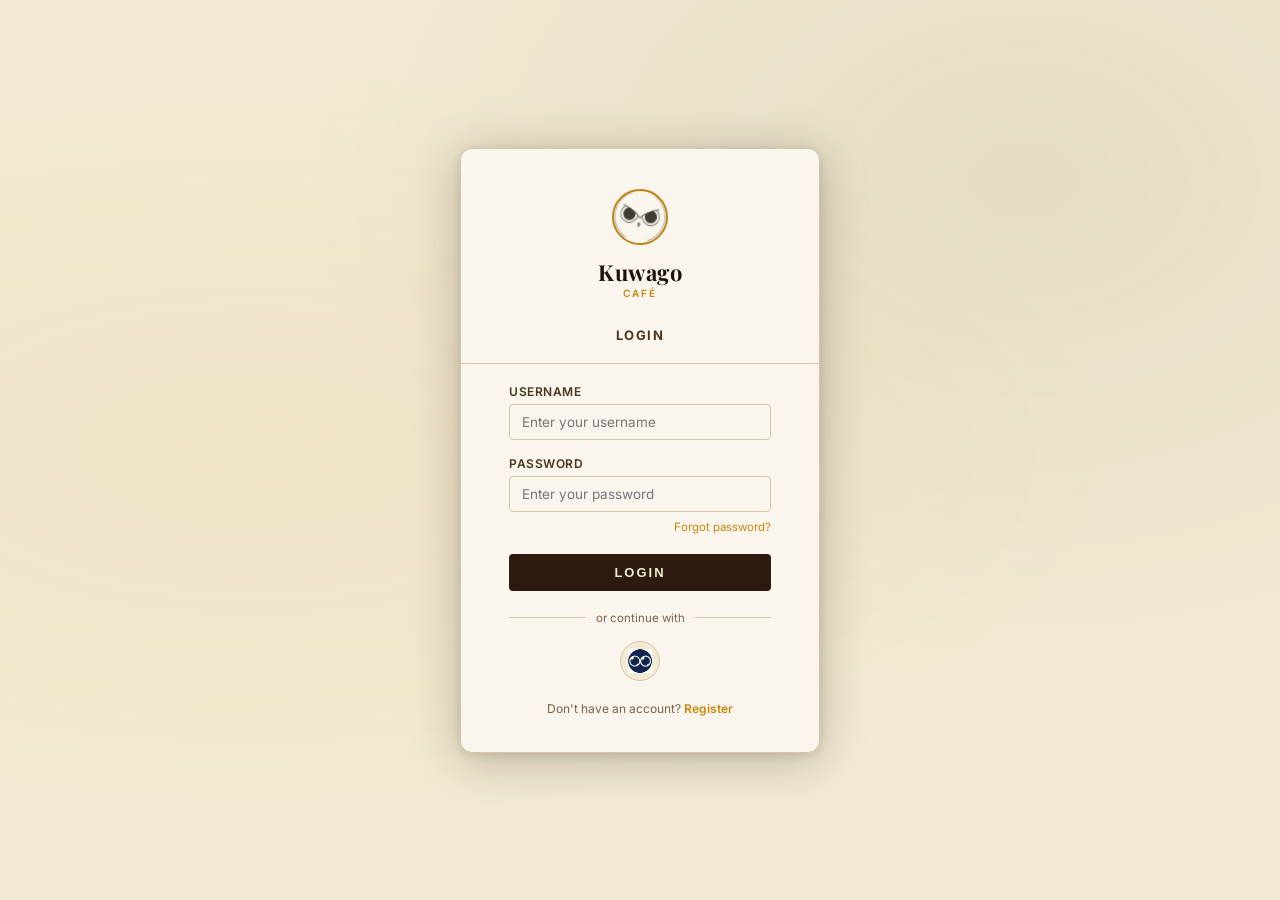
<file: index.html>
<!DOCTYPE html>
<html lang="en">

<head>
  <meta charset="UTF-8" />
  <meta name="viewport" content="width=device-width, initial-scale=1.0" />
  <title>Kuwago Café — Login</title>
  <meta name="description"
    content="Login to your Kuwago Café account to enjoy exclusive rewards, view your order history and manage your personal details." />
  <link rel="stylesheet" href="css/styles.css" />
  <link rel="stylesheet" href="css/index.css" />
  <link rel="icon" type="image/svg+xml" href="icons/Kuwago.svg">
</head>

<body>
  <div class="login-card">
    <div class="login-logo">
      <span class="login-logo-icon"><img src="icons/Kuwago.svg" alt=""></span>
      <div class="login-logo-name">Kuwago</div>
      <div class="login-logo-tagline">Café</div>
    </div>

    <div class="login-title">Login</div>
    <hr class="login-divider" />

    <form id="loginForm" action="home.html" method="get" onsubmit="return handleLogin(event)">
      <div class="form-group">
        <label class="form-label" for="username">Username</label>
        <input class="form-control" type="text" id="username" name="username" placeholder="Enter your username" />
      </div>

      <div class="form-group">
        <label class="form-label" for="password">Password</label>
        <input class="form-control" type="password" id="password" name="password" placeholder="Enter your password" />
      </div>

      <a href="#" class="forgot-link">Forgot password?</a>

      <button type="submit" class="btn-login" id="loginBtn">LOGIN</button>
    </form>

    <div class="social-divider">or continue with</div>

    <div class="social-buttons">
      <a href="#" class="social-btn" title="Login with Step S"><img src="icons/StepS.svg" alt="STEP S" style="width: 24px; height: 24px; object-fit: contain;"></a>
    </div>

    <div class="register-text">
      Don't have an account? <a href="#">Register</a>
    </div>
  </div>

  <script>
    function handleLogin(e) {
      e.preventDefault();
      const btn = document.getElementById('loginBtn');
      btn.textContent = 'Logging in...';
      btn.style.opacity = '0.8';
      setTimeout(() => {
        window.location.href = 'home.html';
      }, 700);
    }
  </script>
</body>

</html>
</file>
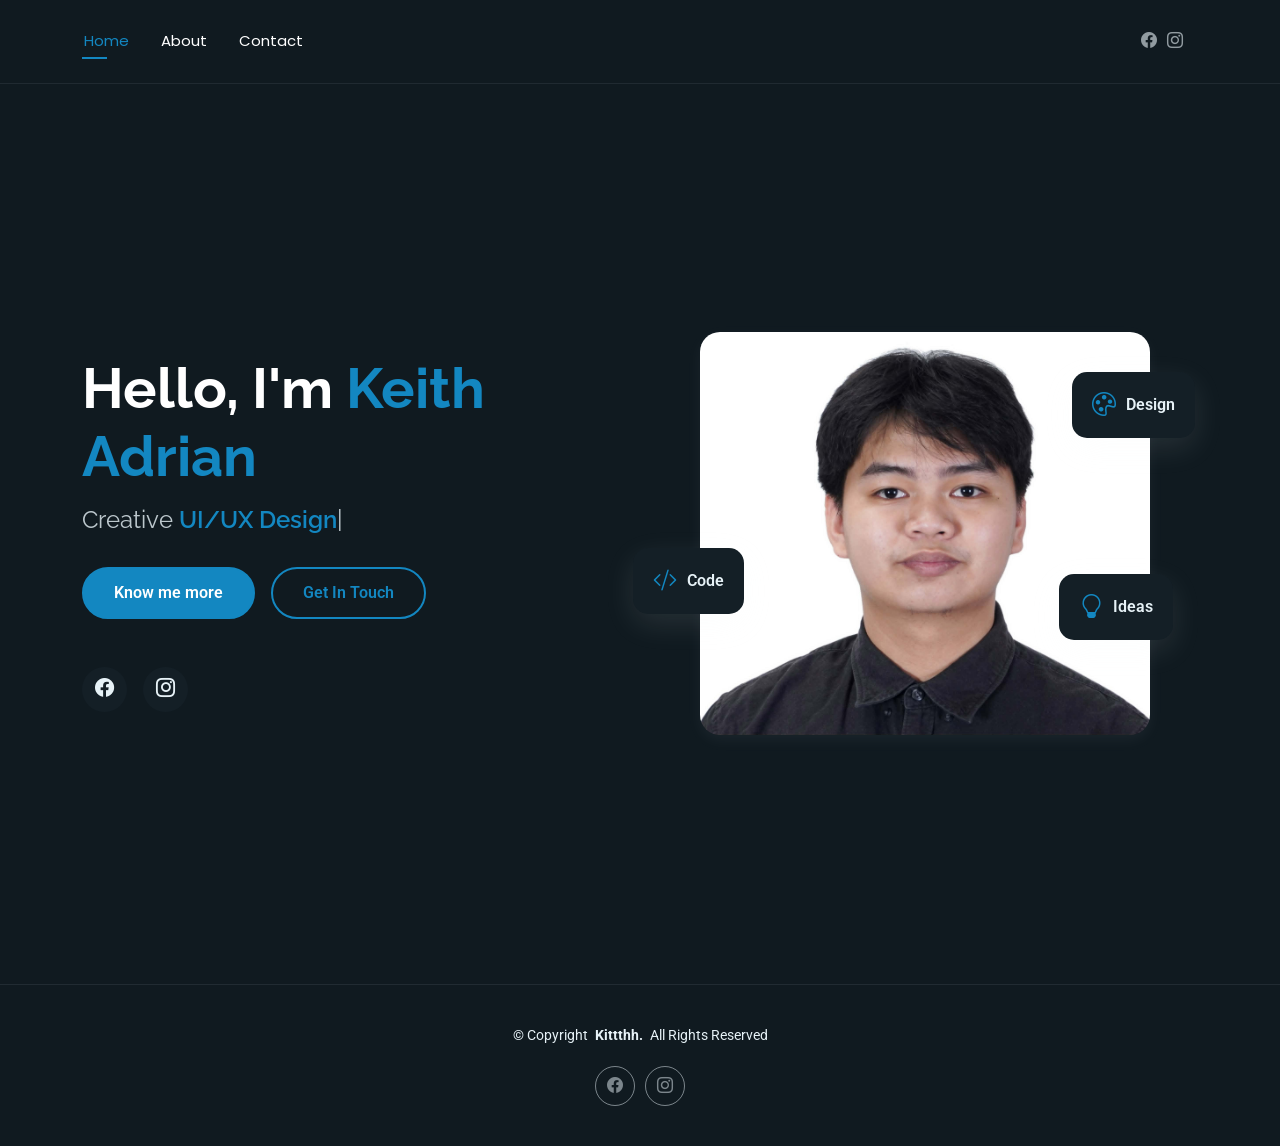
<file: team/Keith Portfolio/index.html>
<!DOCTYPE html>
<html lang="en">

<head>
  <meta charset="utf-8">
  <meta content="width=device-width, initial-scale=1.0" name="viewport">
  <title>Keith Portfolio</title>
  <meta name="description" content="">
  <meta name="keywords" content="">



  <!-- Fonts -->
  <link href="https://fonts.googleapis.com" rel="preconnect">
  <link href="https://fonts.gstatic.com" rel="preconnect" crossorigin>
  <link
    href="https://fonts.googleapis.com/css2?family=Roboto:ital,wght@0,100;0,300;0,400;0,500;0,700;0,900;1,100;1,300;1,400;1,500;1,700;1,900&family=Poppins:ital,wght@0,100;0,200;0,300;0,400;0,500;0,600;0,700;0,800;0,900;1,100;1,200;1,300;1,400;1,500;1,600;1,700;1,800;1,900&family=Raleway:ital,wght@0,100;0,200;0,300;0,400;0,500;0,600;0,700;0,800;0,900;1,100;1,200;1,300;1,400;1,500;1,600;1,700;1,800;1,900&display=swap"
    rel="stylesheet">

  <!-- Vendor CSS Files -->
  <link href="assets/vendor/bootstrap/css/bootstrap.min.css" rel="stylesheet">
  <link href="assets/vendor/bootstrap-icons/bootstrap-icons.css" rel="stylesheet">
  <link href="assets/vendor/aos/aos.css" rel="stylesheet">
  <link href="assets/vendor/swiper/swiper-bundle.min.css" rel="stylesheet">
  <link href="assets/vendor/glightbox/css/glightbox.min.css" rel="stylesheet">

  <!-- Main CSS File -->
  <link href="assets/css/main.css" rel="stylesheet">

</head>

<body class="index-page">

  <header id="header" class="header d-flex align-items-center light-background sticky-top">
    <div class="container position-relative d-flex align-items-center justify-content-between">


      <nav id="navmenu" class="navmenu">
        <ul>
          <li><a href="index.html" class="active">Home</a></li>
          <li><a href="about.html">About</a></li>

          <li><a href="contact.html">Contact</a></li>
        </ul>
        <i class="mobile-nav-toggle d-xl-none bi bi-list"></i>
      </nav>

      <div class="header-social-links">
        <a href="https://www.facebook.com/Kittthh" class="facebook"><i class="bi bi-facebook"></i></a>
        <a href="https://www.instagram.com/kittchupp_/" class="instagram"><i class="bi bi-instagram"></i></a>

      </div>

    </div>
  </header>

  <main class="main">

    <!-- Hero Section -->
    <section id="hero" class="hero section">

      <div class="container" data-aos="fade-up" data-aos-delay="100">

        <div class="row gy-4 align-items-center">
          <div class="col-lg-6 order-2 order-lg-1">
            <div class="hero-content">
              <h1 data-aos="fade-up" data-aos-delay="200">Hello, I'm <span class="highlight">Keith Adrian</span></h1>
              <h2 data-aos="fade-up" data-aos-delay="300">Creative <span class="typed"
                  data-typed-items="UI/UX Designer, Web Developer, Digital Artist, Brand Strategist"></span></h2>
              <div class="hero-actions" data-aos="fade-up" data-aos-delay="500">
                <a href="about.html" class="btn btn-primary">Know me more</a>
                <a href="contact.html" class="btn btn-outline">Get In Touch</a>
              </div>
              <div class="social-links" data-aos="fade-up" data-aos-delay="600">
                <a href="https://www.facebook.com/Kittthh" class="facebook"><i class="bi bi-facebook"></i></a>
                <a href="https://www.instagram.com/kittchupp_/" class="instagram"><i class="bi bi-instagram"></i></a>

              </div>
            </div>
          </div>
          <div class="col-lg-6 order-1 order-lg-2">
            <div class="hero-image" data-aos="zoom-in" data-aos-delay="300">
              <div class="image-wrapper">
                <img src="assets/img/profile/profile-square-11.jpg" alt="Pogii" class="img-fluid">
                <div class="floating-elements">
                  <div class="floating-card design" data-aos="fade-left" data-aos-delay="700">
                    <i class="bi bi-palette"></i>
                    <span>Design</span>
                  </div>
                  <div class="floating-card code" data-aos="fade-right" data-aos-delay="800">
                    <i class="bi bi-code-slash"></i>
                    <span>Code</span>
                  </div>
                  <div class="floating-card creativity" data-aos="fade-up" data-aos-delay="900">
                    <i class="bi bi-lightbulb"></i>
                    <span>Ideas</span>
                  </div>
                </div>
              </div>
            </div>
          </div>
        </div>

      </div>

    </section><!-- /Hero Section -->

  </main>

  <footer id="footer" class="footer">

    <div class="container">
      <div class="copyright text-center ">
        <p>© <span>Copyright</span> <strong class="px-1 sitename">Kittthh.</strong> <span>All Rights Reserved<br></span>
        </p>
      </div>
      <div class="social-links d-flex justify-content-center">
        <a href="https://www.facebook.com/Kittthh" class="facebook"><i class="bi bi-facebook"></i></a>
        <a href="https://www.instagram.com/kittchupp_/" class="instagram"><i class="bi bi-instagram"></i></a>

      </div>


  </footer>

  <!-- Scroll Top -->
  <a href="#" id="scroll-top" class="scroll-top d-flex align-items-center justify-content-center"><i
      class="bi bi-arrow-up-short"></i></a>

  <!-- Preloader -->
  <div id="preloader"></div>

  <!-- Vendor JS Files -->
  <script src="assets/vendor/bootstrap/js/bootstrap.bundle.min.js"></script>
  <script src="assets/vendor/aos/aos.js"></script>
  <script src="assets/vendor/typed.js/typed.umd.js"></script>
  <script src="assets/vendor/waypoints/noframework.waypoints.js"></script>
  <script src="assets/vendor/purecounter/purecounter_vanilla.js"></script>
  <script src="assets/vendor/swiper/swiper-bundle.min.js"></script>
  <script src="assets/vendor/imagesloaded/imagesloaded.pkgd.min.js"></script>
  <script src="assets/vendor/isotope-layout/isotope.pkgd.min.js"></script>
  <script src="assets/vendor/glightbox/js/glightbox.min.js"></script>

  <!-- Main JS File -->
  <script src="assets/js/main.js"></script>

</body>

</html>
</file>
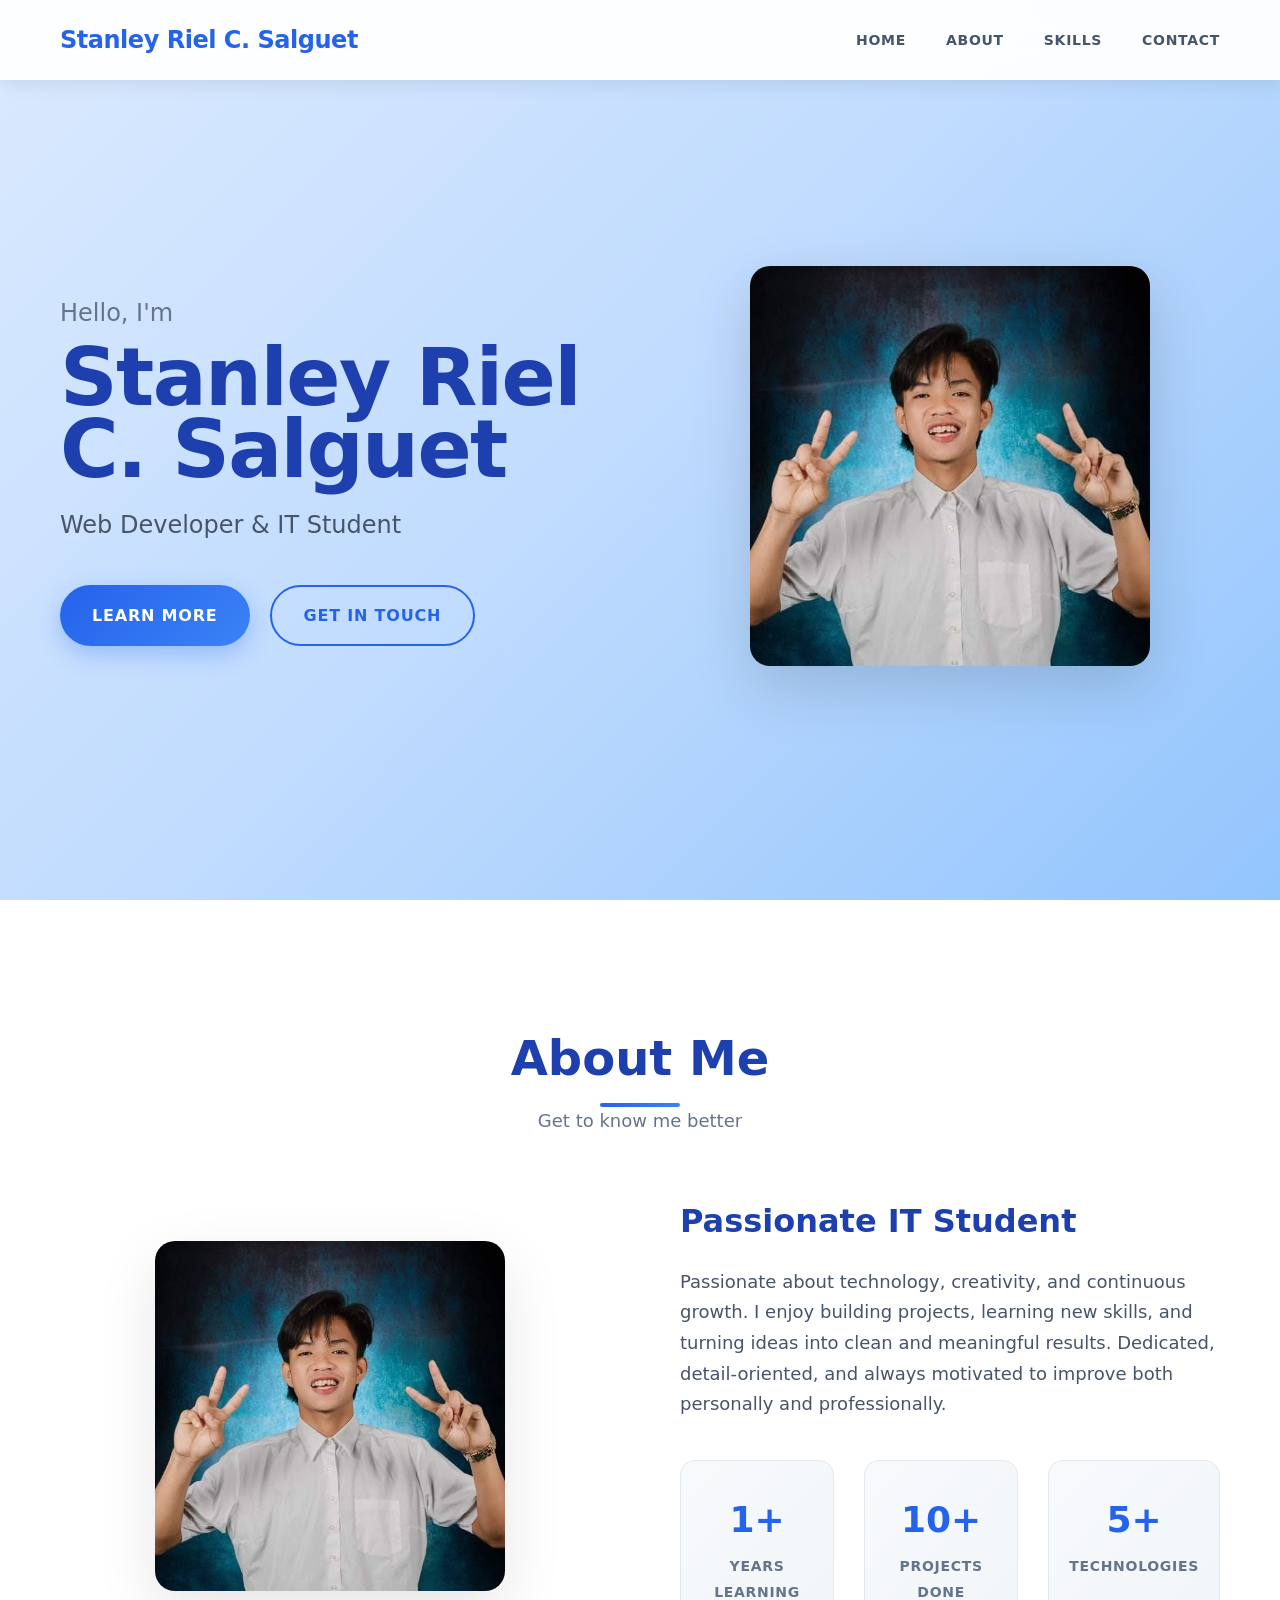
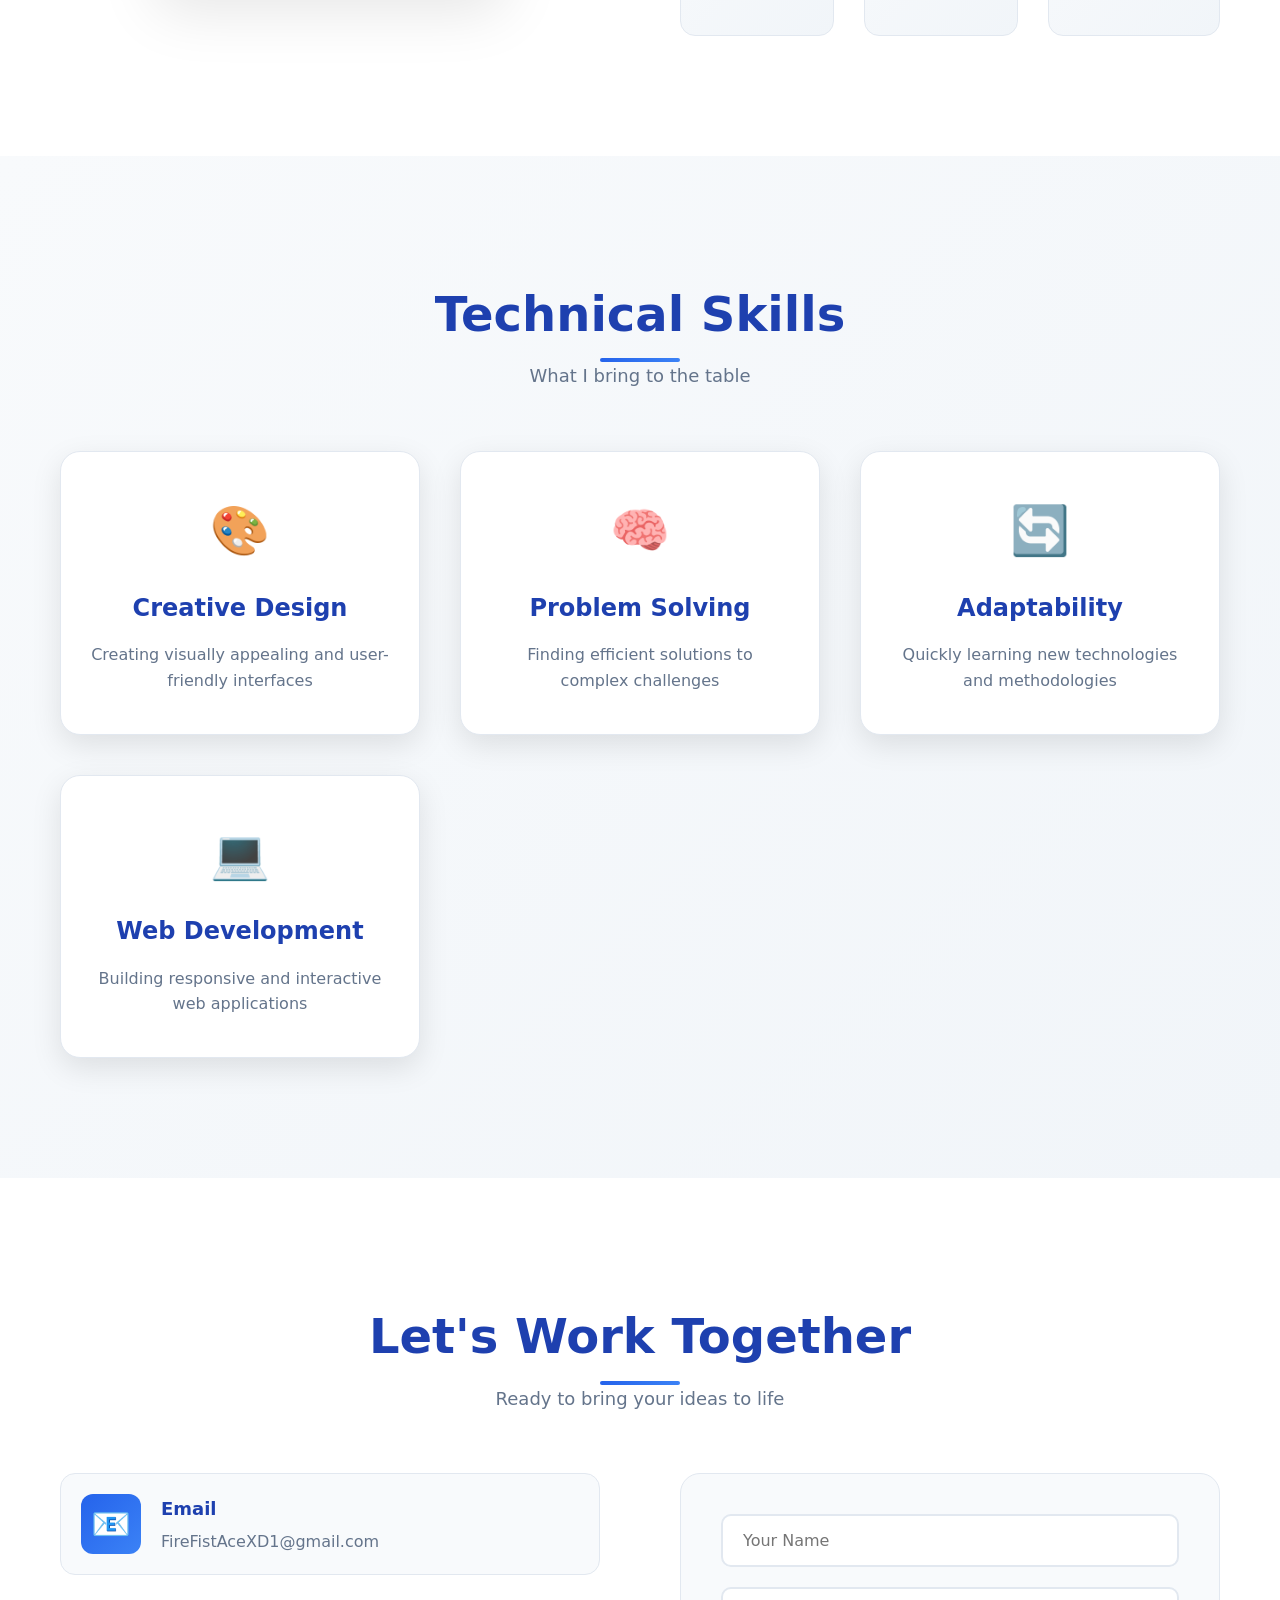
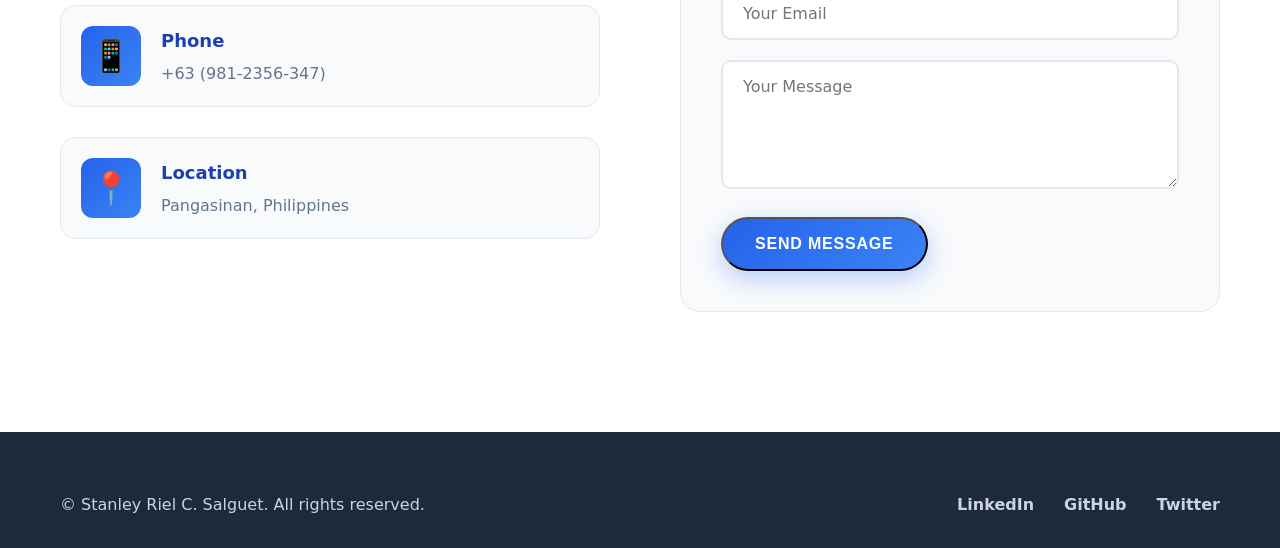
<file: team/Stanley Salguet portfolio/index.html>
<!DOCTYPE html>
<html lang="en">
<head>
    <meta charset="UTF-8">
    <meta name="viewport" content="width=device-width, initial-scale=1.0">
    <title>Stanley Riel C. Salguet | Portfolio</title>
    <link rel="stylesheet" href="style.css">
</head>
<body>

    <nav id="navbar">
        <div class="nav-container">
            <div class="nav-brand">Stanley Riel C. Salguet</div>
            <div class="nav-links">
                <a href="#home">Home</a>
                <a href="#about">About</a>
                <a href="#skills">Skills</a>
                <a href="#contact">Contact</a>
            </div>
        </div>
    </nav>

    <main>
        <section id="home" class="hero-section">
            <div class="hero-content">
                <div class="hero-text">
                    <h1 class="hero-title">
                        <span class="hero-greeting">Hello, I'm</span>
                        <span class="hero-name">Stanley Riel C. Salguet</span>
                    </h1>
                    <p class="hero-subtitle">Web Developer & IT Student</p>
                    <div class="hero-buttons">
                        <a href="#about" class="btn btn-primary">Learn More</a>
                        <a href="#contact" class="btn btn-secondary">Get In Touch</a>
                    </div>
                </div>
                <div class="hero-image">
                    <div class="image-container">
                        <img src="stanley.jpeg" alt="Stanley Riel C. Salguet" class="profile-img">
                        <div class="image-overlay"></div>
                    </div>
                </div>
            </div>
        </section>

        <section id="about" class="about-section">
            <div class="container">
                <div class="section-header">
                    <h2>About Me</h2>
                    <p class="section-subtitle">Get to know me better</p>
                </div>
                <div class="about-content">
                    <div class="about-image">
                        <img src="stanley.jpeg" alt="Stanley Riel C. Salguet
                        " class="about-profile-img">
                    </div>
                    <div class="about-text">
                        <h3>Passionate IT Student</h3>
                        <p>Passionate about technology, creativity, and continuous growth. I enjoy building projects, learning new skills, and turning ideas into clean and meaningful results. Dedicated, detail-oriented, and always motivated to improve both personally and professionally.</p>
                        <div class="about-stats">
                            <div class="stat">
                                <span class="stat-number">1+</span>
                                <span class="stat-label">Years Learning</span>
                            </div>
                            <div class="stat">
                                <span class="stat-number">10+</span>
                                <span class="stat-label">Projects Done</span>
                            </div>
                            <div class="stat">
                                <span class="stat-number">5+</span>
                                <span class="stat-label">Technologies</span>
                            </div>
                        </div>
                    </div>
                </div>
            </div>
        </section>

        <section id="skills" class="skills-section">
            <div class="container">
                <div class="section-header">
                    <h2>Technical Skills</h2>
                    <p class="section-subtitle">What I bring to the table</p>
                </div>
                <div class="skills-grid">
                    <div class="skill-card">
                        <div class="skill-icon">🎨</div>
                        <h3>Creative Design</h3>
                        <p>Creating visually appealing and user-friendly interfaces</p>
                    </div>
                    <div class="skill-card">
                        <div class="skill-icon">🧠</div>
                        <h3>Problem Solving</h3>
                        <p>Finding efficient solutions to complex challenges</p>
                    </div>
                    <div class="skill-card">
                        <div class="skill-icon">🔄</div>
                        <h3>Adaptability</h3>
                        <p>Quickly learning new technologies and methodologies</p>
                    </div>
                    <div class="skill-card">
                        <div class="skill-icon">💻</div>
                        <h3>Web Development</h3>
                        <p>Building responsive and interactive web applications</p>
                    </div>
                </div>
            </div>
        </section>

        <section id="contact" class="contact-section">
            <div class="container">
                <div class="section-header">
                    <h2>Let's Work Together</h2>
                    <p class="section-subtitle">Ready to bring your ideas to life</p>
                </div>
                <div class="contact-content">
                    <div class="contact-info">
                        <div class="contact-item">
                            <div class="contact-icon">📧</div>
                            <div>
                                <h4>Email</h4>
                                <p>FireFistAceXD1@gmail.com</p>
                            </div>
                        </div>
                        <div class="contact-item">
                            <div class="contact-icon">📱</div>
                            <div>
                                <h4>Phone</h4>
                                <p>+63 (981-2356-347)</p>
                            </div>
                        </div>
                        <div class="contact-item">
                            <div class="contact-icon">📍</div>
                            <div>
                                <h4>Location</h4>
                                <p>Pangasinan, Philippines</p>
                            </div>
                        </div>
                    </div>
                    <div class="contact-form">
                        <form>
                            <div class="form-group">
                                <input type="text" placeholder="Your Name" required>
                            </div>
                            <div class="form-group">
                                <input type="email" placeholder="Your Email" required>
                            </div>
                            <div class="form-group">
                                <textarea placeholder="Your Message" rows="5" required></textarea>
                            </div>
                            <button type="submit" class="btn btn-primary">Send Message</button>
                        </form>
                    </div>
                </div>
            </div>
        </section>
    </main>

    <footer>
        <div class="container">
            <p>&copy; Stanley Riel C. Salguet. All rights reserved.</p>
            <div class="social-links">
                <a href="#" class="social-link">LinkedIn</a>
                <a href="#" class="social-link">GitHub</a>
                <a href="#" class="social-link">Twitter</a>
            </div>
        </div>
    </footer>
    </footer>
    
</body>
</html>
</file>
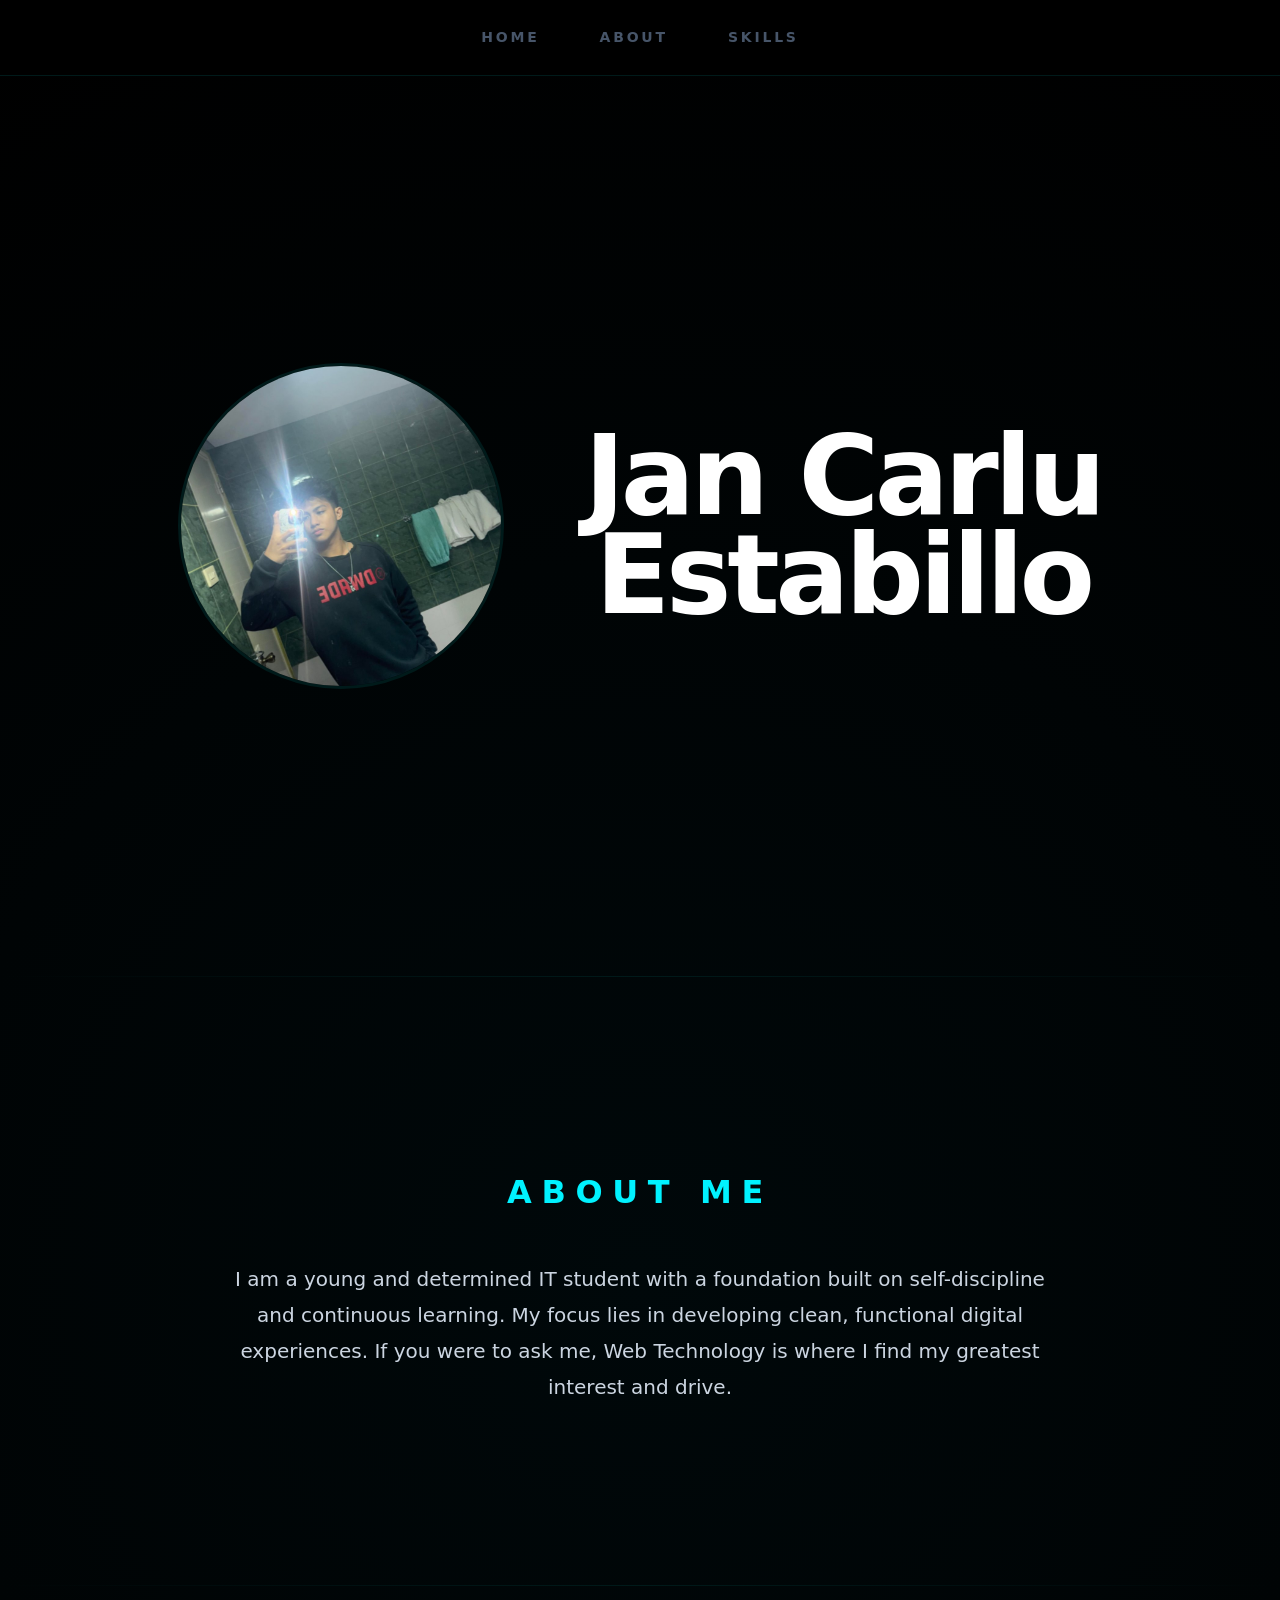
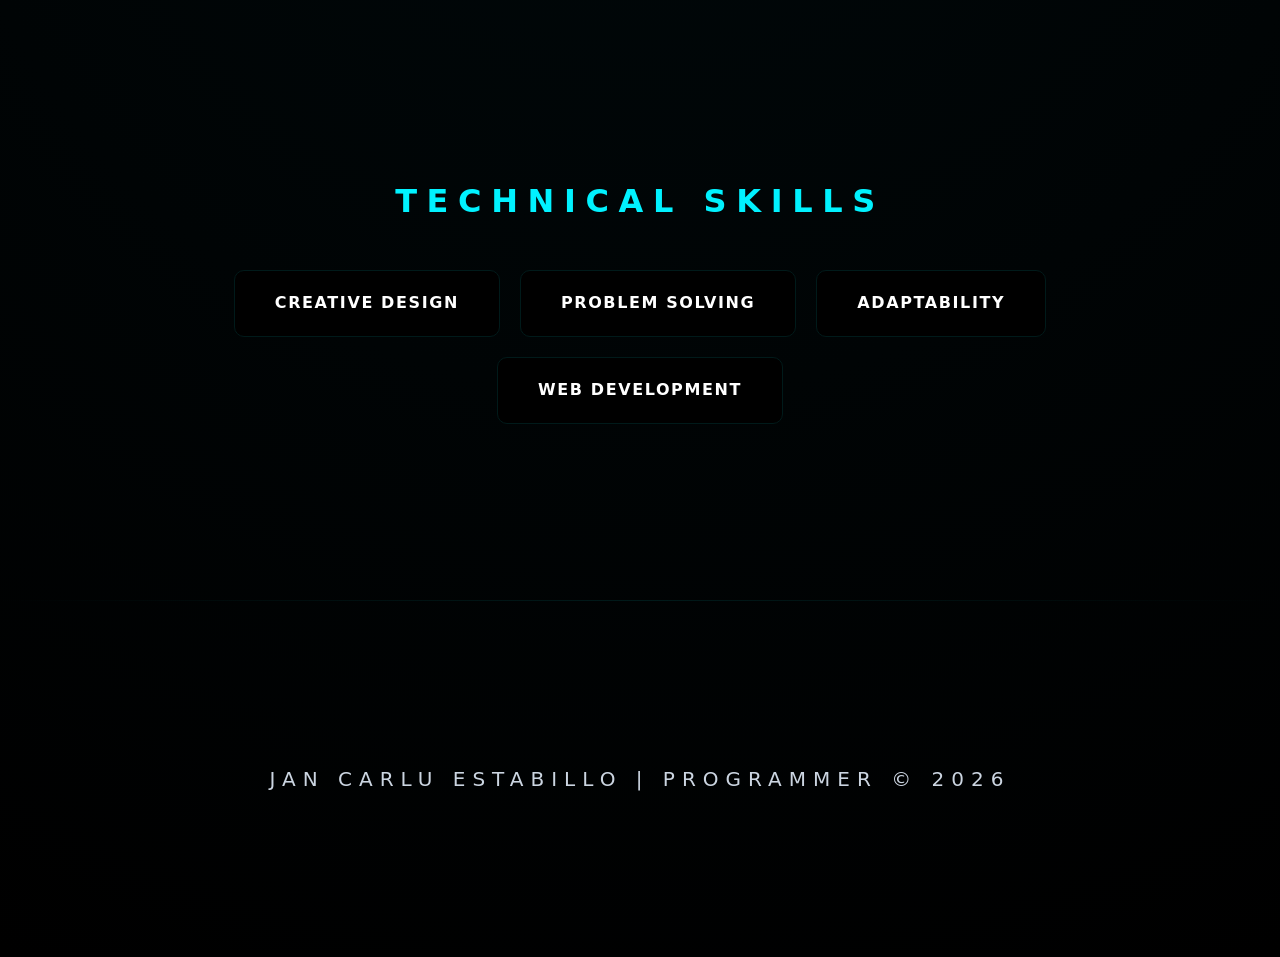
<file: team/JC portfolio/JC portfolio/index.html>
<!DOCTYPE html>
<html lang="en">
<head>
    <meta charset="UTF-8">
    <meta name="viewport" content="width=device-width, initial-scale=1.0">
    <title>JC ESTABILLO | Portfolio</title>
    <link rel="stylesheet" href="style.css">
</head>
<body>

    <nav id="navbar">
        <a href="#home">Home</a>
        <a href="#about">About</a>
        <a href="#skills">Skills</a>
    </nav>

    <main>
        <section id="home">
            <img src="JC.jpeg" alt="Jan Carlu Estabillo" class="profile-img">
            <h1 class="huge-title">Jan Carlu<br>Estabillo</h1>
        </section>

        <hr class="line">

        <section id="about">
            <div class="wrapper">
                <h2>About Me</h2>
                <p>I am a young and determined IT student with a foundation built on self-discipline and continuous learning. My focus lies in developing clean, functional digital experiences. If you were to ask me, Web Technology is where I find my greatest interest and drive.</p>
            </div>
        </section>

        <hr class="line">

        <section id="skills">
            <div class="wrapper">
                <h2>Technical Skills</h2>
                <ul class="skills-list">
                    <li>Creative Design</li>
                    <li>Problem Solving</li>
                    <li>Adaptability</li>
                    <li>Web Development</li>
                </ul>
            </div>
        </section>
    </main>

    <hr class="line">

    <footer>
        <p>JAN CARLU ESTABILLO | PROGRAMMER &copy; 2026</p>
    </footer>
    
</body>
</html>
</file>
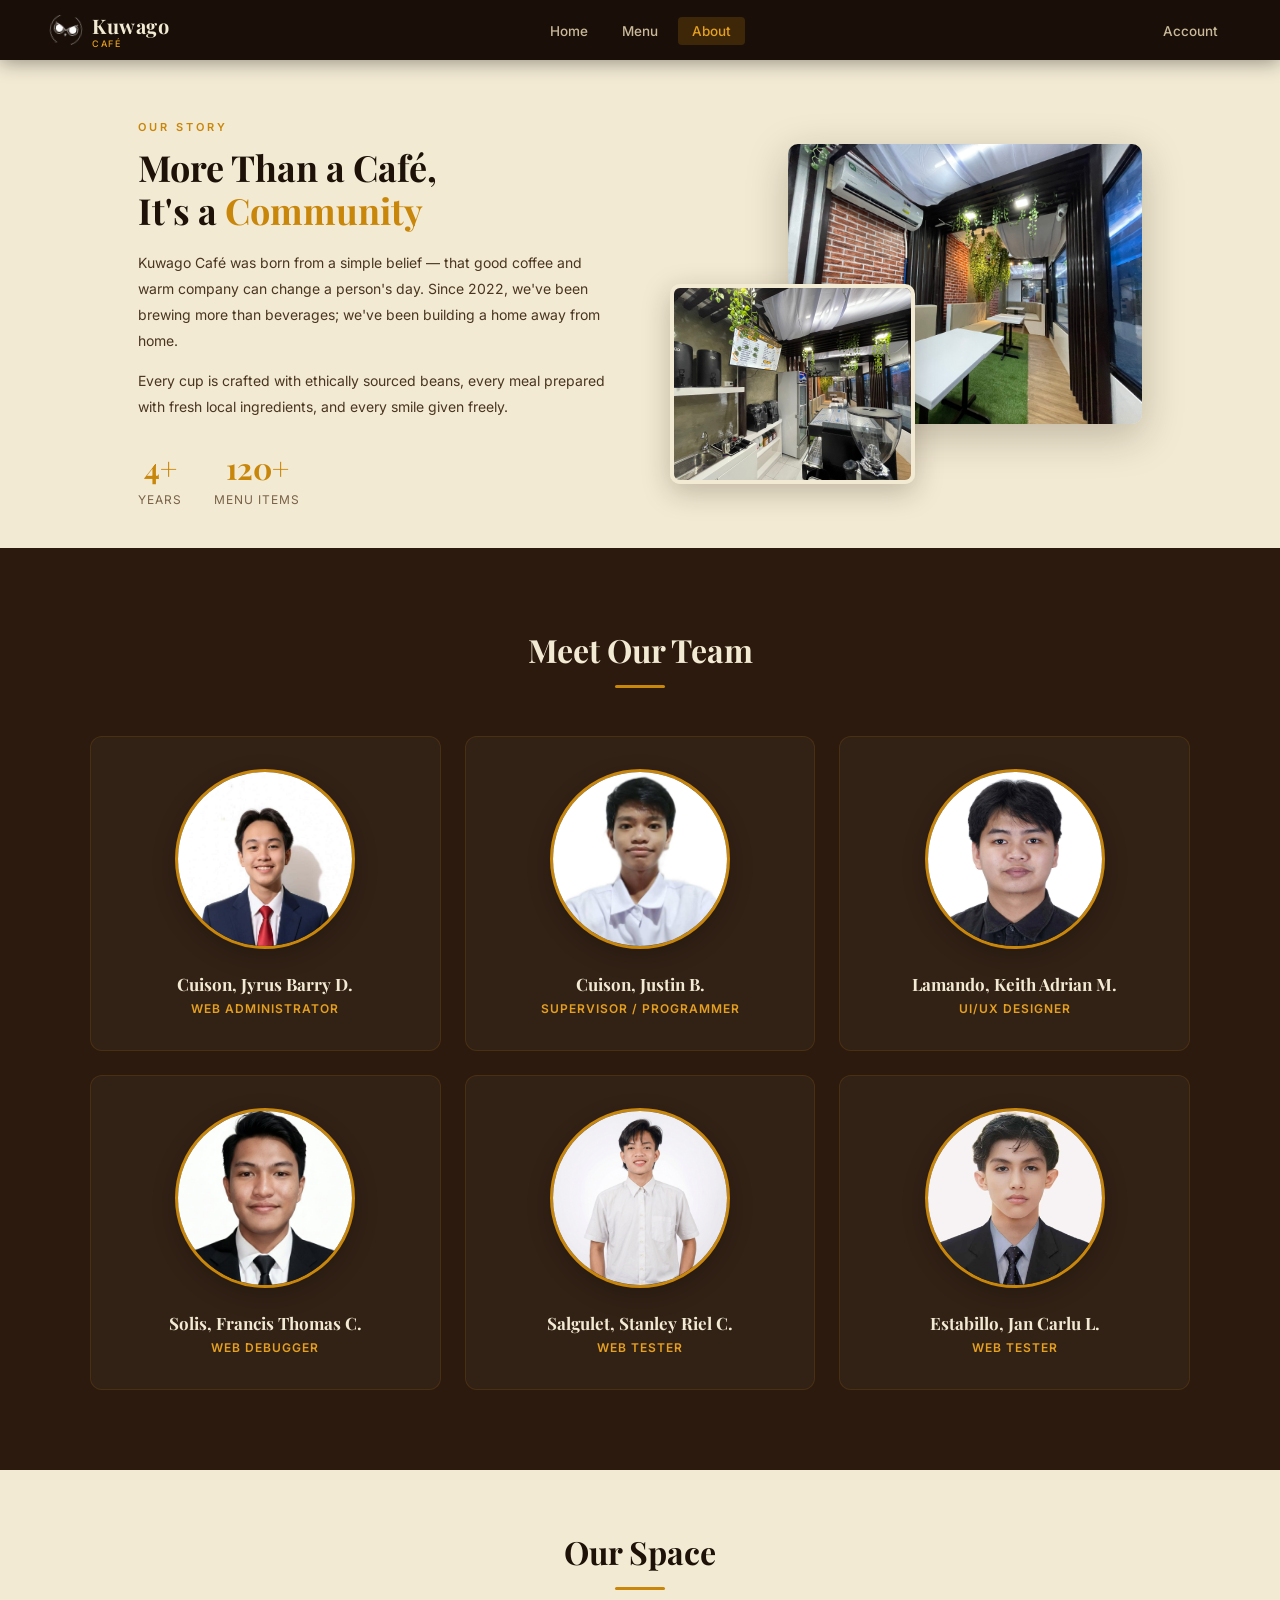
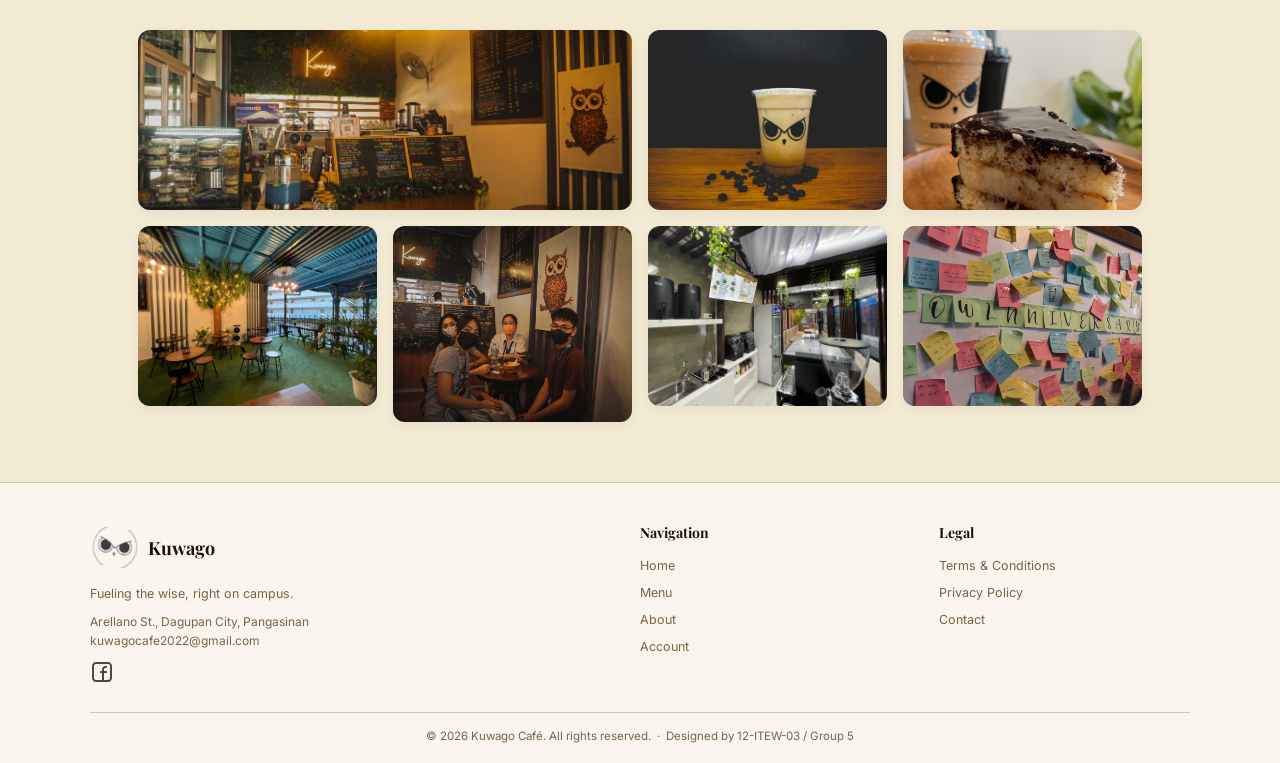
<file: about.html>
<!DOCTYPE html>
<html lang="en">

<head>
  <meta charset="UTF-8" />
  <meta name="viewport" content="width=device-width, initial-scale=1.0" />
  <title>Kuwago Café — About Us</title>
  <meta name="description"
    content="Meet the team behind Kuwago Café — passionate baristas, chefs, and dreamers who make every cup count." />
  <link rel="stylesheet" href="css/styles.css" />
  <link rel="stylesheet" href="css/about.css" />
  <link rel="icon" type="image/svg+xml" href="icons/Kuwago.svg">
</head>

<body>
  <!-- NAVBAR -->
  <nav class="navbar">
    <a href="home.html" class="nav-logo">
      <span class="nav-logo-icon"><img src="icons/Kuwago.svg" alt="Kuwago Logo"></span>
      <div>
        <span class="nav-logo-text">Kuwago</span>
        <span class="nav-logo-sub">Café</span>
      </div>
    </a>
    <ul class="nav-links">
      <li><a href="home.html" id="nav-home">Home</a></li>
      <li><a href="menu.html" id="nav-menu">Menu</a></li>
      <li><a href="about.html" class="active" id="nav-about">About</a></li>
      <li><a href="account.html" id="nav-account">Account</a></li>
    </ul>
  </nav>

  <div class="page-wrapper">
    <div class="content-area">

      <!-- ABOUT HERO -->
      <section class="about-hero">
        <div>
          <div class="about-eyebrow">Our Story</div>
          <h1 class="about-title">More Than a Café,<br />It's a <span>Community</span></h1>
          <p class="about-desc">
            Kuwago Café was born from a simple belief — that good coffee and warm company can change a person's day.
            Since 2022, we've been brewing more than beverages; we've been building a home away from home.
          </p>
          <p class="about-desc">
            Every cup is crafted with ethically sourced beans, every meal prepared with fresh local ingredients, and
            every smile given freely.
          </p>
          <div class="about-stats">
            <div class="stat-item">
              <span class="stat-number">4+</span>
              <span class="stat-label">Years</span>
            </div>
            <div class="stat-item">
              <span class="stat-number">120+</span>
              <span class="stat-label">Menu Items</span>
            </div>
          </div>
        </div>
        <div class="about-image-stack">
          <img src="images/photo1.jpg" alt="Coffee pouring" class="about-img-main" />
          <img src="images/photo3.jpg" alt="Cozy corner" class="about-img-accent" />
        </div>
      </section>




      <!-- TEAM -->
      <section class="team-section">
        <div class="team-inner">
          <h2 class="team-title">Meet Our Team</h2>
          <div class="team-grid">
            <a href="team/Jyrus Barry Cuison/webportfolio.html" class="team-card">
              <div class="team-photo"><img src="images/Jyrus.jpg" alt="Jyrus"></div>
              <div class="team-info">
                <div class="team-name">Cuison, Jyrus Barry D.</div>
                <div class="team-role">Web Administrator</div>
              </div>
            </a>

            <a href="team/Justin portfolio/Justin.html" class="team-card">
              <div class="team-photo"><img src="images/Justin.jpg" alt="Justin"></div>
              <div class="team-info">
                <div class="team-name">Cuison, Justin B.</div>
                <div class="team-role">Supervisor / Programmer</div>
              </div>
            </a>

            <a href="team/Keith Portfolio/index.html" class="team-card">
              <div class="team-photo"><img src="images/Keith.jpg" alt="Keith"></div>
              <div class="team-info">
                <div class="team-name">Lamando, Keith Adrian M.</div>
                <div class="team-role">UI/UX DESIGNER</div>
              </div>
            </a>

            <a href="team/Kiko portfolio/Kiko/portfol.html" class="team-card">
              <div class="team-photo"><img src="images/Kiko.jpg" alt="Kiko"></div>
              <div class="team-info">
                <div class="team-name">Solis, Francis Thomas C.</div>
                <div class="team-role">Web Debugger</div>
              </div>
            </a>

            <a href="team/Stanley Salguet portfolio/index.html" class="team-card">
              <div class="team-photo"><img src="images/Stanley.png" alt="Stanley"></div>
              <div class="team-info">
                <div class="team-name">Salgulet, Stanley Riel C.</div>
                <div class="team-role">Web Tester</div>
              </div>
            </a>

            <a href="team/JC portfolio/JC portfolio/index.html" class="team-card">
              <div class="team-photo"><img src="images/JC.jpg" alt="Jan Carlu"></div>
              <div class="team-info">
                <div class="team-name">Estabillo, Jan Carlu L.</div>
                <div class="team-role">Web Tester</div>
              </div>
            </a>

          </div>
        </div>
      </section>

      <!-- OUR SPACE -->
      <section class="gallery-section">
        <h2 class="gallery-title">Our Space</h2>
        <div class="gallery-grid">
          <div class="gallery-item wide">
            <img src="images/home.jpg" alt="Café Interior">
            <div class="gallery-overlay"></div>
          </div>
          <div class="gallery-item">
            <img src="images/latte.png" alt="Latte Art">
            <div class="gallery-overlay"></div>
          </div>
          <div class="gallery-item">
            <img src="images/cake.jpg" alt="Slice of Cake">
            <div class="gallery-overlay"></div>
          </div>
          <div class="gallery-item">
            <img src="images/forest.jpg" alt="Cozy Corner">
            <div class="gallery-overlay"></div>
          </div>
          <div class="gallery-item tall">
            <img src="images/people.jpg" alt="Customers">
            <div class="gallery-overlay"></div>
          </div>
          <div class="gallery-item">
            <img src="images/photo3.jpg" alt="Brewing">
            <div class="gallery-overlay"></div>
          </div>
          <div class="gallery-item">
            <img src="images/notes.jpg" alt="Books">
            <div class="gallery-overlay"></div>
          </div>
        </div>
      </section>
    </div>

    <!-- FOOTER -->

    <footer class="footer">
      <div class="footer-inner">
        <div class="footer-brand">
          <div class="footer-logo">
            <span class="footer-logo-img"><img src="icons/Kuwago.svg" alt="Kuwago Logo"></span>
            <span class="footer-logo-text">Kuwago</span>
          </div>
          <p>Fueling the wise, right on campus.</p>
          <address>
            Arellano St., Dagupan City, Pangasinan<br />
            kuwagocafe2022@gmail.com
            <a href="https://www.facebook.com/kuwagocafe" target="_blank"><img src="icons/facebook_svgrepo.com.svg"
                alt="Facebook" class="footer-social-icon"></a>
          </address>


        </div>
        <div class="footer-col">
          <h4>Navigation</h4>
          <ul>
            <li><a href="home.html">Home</a></li>
            <li><a href="menu.html">Menu</a></li>
            <li><a href="about.html">About</a></li>
            <li><a href="account.html">Account</a></li>
          </ul>
        </div>
        <div class="footer-col">
          <h4>Legal</h4>
          <ul>
            <li><a href="#">Terms & Conditions</a></li>
            <li><a href="#">Privacy Policy</a></li>
            <li><a href="#">Contact</a></li>
          </ul>
        </div>
      </div>
      <div class="footer-bottom">
        © 2026 Kuwago Café. All rights reserved. &nbsp;·&nbsp; Designed by 12-ITEW-03 / Group 5
      </div>
    </footer>
  </div><!-- /page-wrapper -->
  <script src="js/common.js"></script>
</body>

</html>
</file>
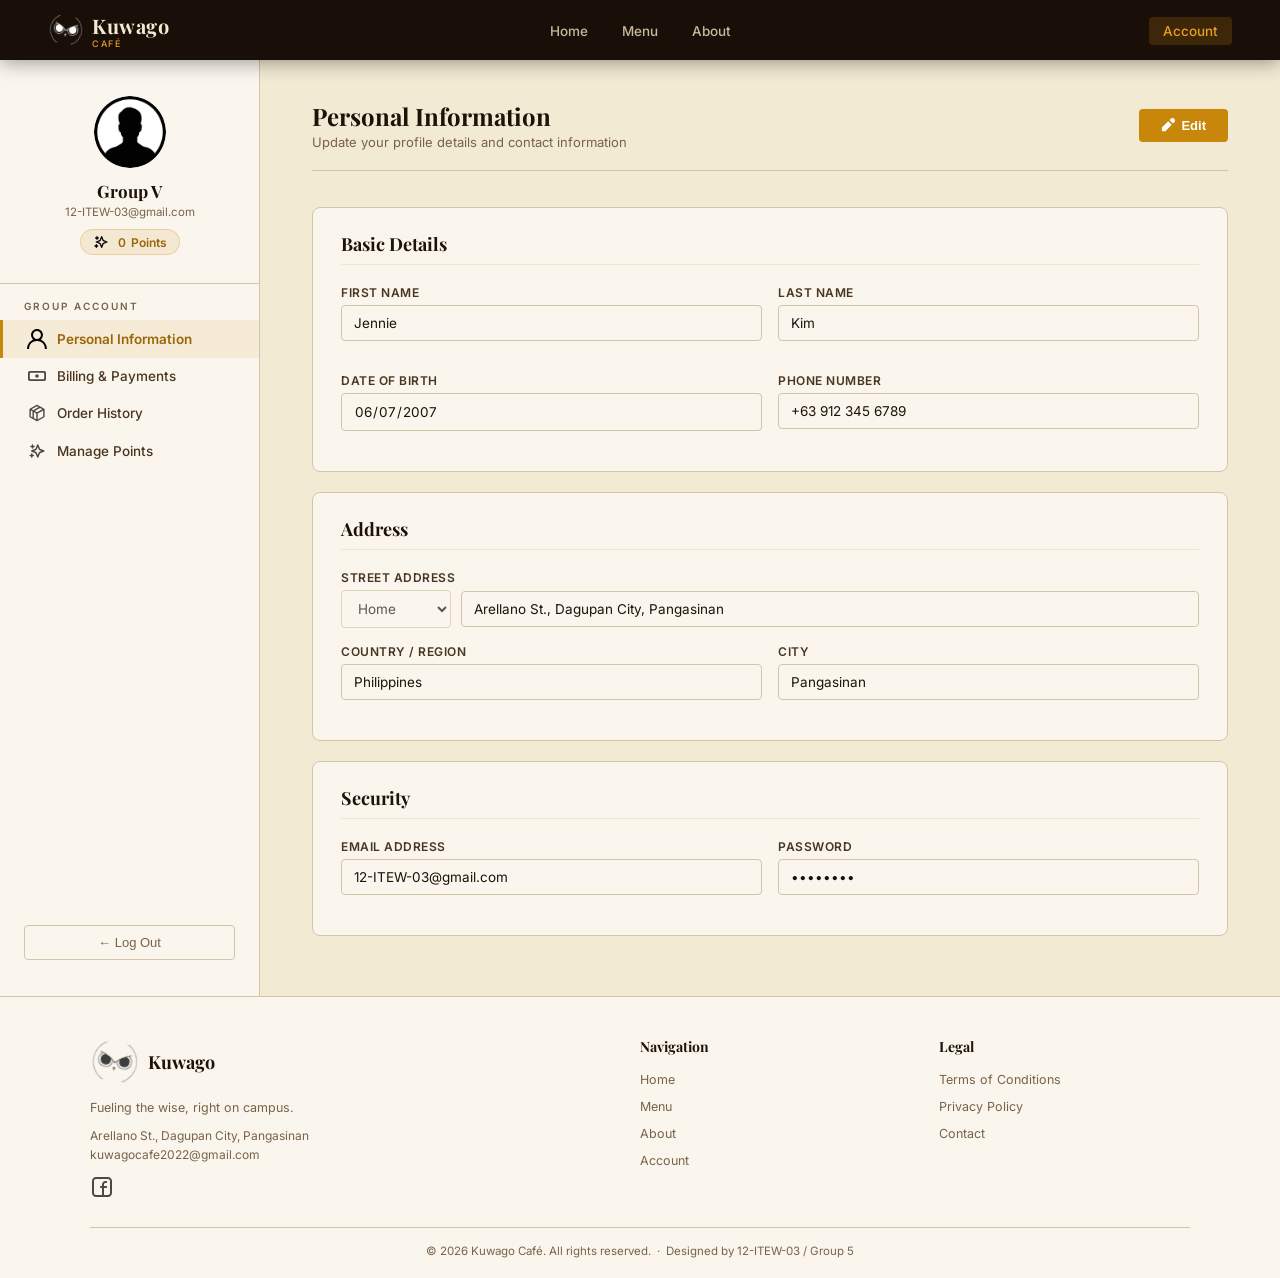
<file: account.html>
<!DOCTYPE html>
<html lang="en">

<head>
  <meta charset="UTF-8" />
  <meta name="viewport" content="width=device-width, initial-scale=1.0" />
  <title>Kuwago Café — My Account</title>
  <meta name="description"
    content="Manage your Kuwago Café account — update personal information, view order history, and manage points." />
  <link rel="stylesheet" href="css/styles.css" />
  <link rel="stylesheet" href="css/account.css" />
  <link rel="icon" type="image/svg+xml" href="icons/Kuwago.svg">
</head>

<body>
  <!-- NAVBAR -->
  <nav class="navbar">
    <a href="home.html" class="nav-logo">
      <span class="nav-logo-icon"><img src="icons/Kuwago.svg" alt="Kuwago Logo"></span>
      <div>
        <span class="nav-logo-text">Kuwago</span>
        <span class="nav-logo-sub">Café</span>
      </div>
    </a>
    <ul class="nav-links">
      <li><a href="home.html" id="nav-home">Home</a></li>
      <li><a href="menu.html" id="nav-menu">Menu</a></li>
      <li><a href="about.html" id="nav-about">About</a></li>
      <li><a href="account.html" class="active" id="nav-account">Account</a></li>
    </ul>
  </nav>

  <div class="account-layout">
    <!-- SIDEBAR -->
    <aside class="account-sidebar">
      <div class="sidebar-profile">
        <div class="avatar"><img src="images/profile.jpg" alt="Profile"></div>
        <div class="sidebar-name">Group V</div>
        <div class="sidebar-email">12-ITEW-03@gmail.com</div>
        <div class="sidebar-points"><img src="icons/stars.svg" alt="star"> <span id="sidebar-points-val">0</span>
          Points</div>

      </div>
      <div style="padding: 0 0 8px;">
        <div class="sidebar-section-label">Group Account</div>
        <ul class="sidebar-nav">
          <li><a href="#" class="active" onclick="showPane('personal', this)"><span class="nav-icon"><img
                  src="icons/profile.svg" alt=""></span> Personal
              Information</a></li>
          <li><a href="#" onclick="showPane('billing', this)"><span class="nav-icon"><img src="icons/money.svg"
                  alt=""></span> Billing & Payments</a>
          </li>
          <li><a href="#" onclick="showPane('orders', this)"><span class="nav-icon"><img src="icons/box.svg"
                  alt=""></span> Order History</a></li>
          <li><a href="#" onclick="showPane('points', this)"><span class="nav-icon"><img src="icons/stars.svg"
                  alt=""></span> Manage Points</a></li>
        </ul>


      </div>
      <div class="sidebar-logout">
        <button class="btn-logout" onclick="window.location.href='index.html'">← Log Out</button>
      </div>
    </aside>

    <!-- MAIN CONTENT -->
    <main class="account-main">
      <!-- PERSONAL INFO -->
      <div class="account-pane active" id="pane-personal">
        <div class="account-header">
          <div>
            <div class="account-page-title">Personal Information</div>
            <div class="account-page-sub">Update your profile details and contact information</div>
          </div>
          <button class="btn-edit" id="edit-btn" onclick="toggleEdit()"><img src="icons/pencil.svg" alt="Edit">
            Edit</button>

        </div>
        <div class="form-section">
          <div class="form-section-title">Basic Details</div>


          <div class="form-row" style="margin-bottom:16px;">
            <div class="form-group">
              <label class="form-label" for="fname">First Name</label>
              <input class="form-control" type="text" id="fname" value="Jennie" disabled />
            </div>
            <div class="form-group">
              <label class="form-label" for="lname">Last Name</label>
              <input class="form-control" type="text" id="lname" value="Kim" disabled />
            </div>
          </div>
          <div class="form-row">
            <div class="form-group">
              <label class="form-label" for="dob">Date of Birth</label>
              <input class="form-control" type="date" id="dob" value="2007-06-07" disabled />
            </div>
            <div class="form-group">
              <label class="form-label" for="phone">Phone Number</label>
              <input class="form-control" type="text" id="phone" value="+63 912 345 6789" disabled />
            </div>
          </div>
        </div>

        <div class="form-section">
          <div class="form-section-title">Address</div>


          <div class="form-group" style="margin-bottom:16px;">
            <label class="form-label" for="address">Street Address</label>
            <div style="display:flex; gap:10px; align-items:center;">
              <select class="form-control" style="max-width:110px;" id="addr-type" disabled>
                <option>Home</option>
                <option>Work</option>
                <option>Other</option>
              </select>
              <input class="form-control" type="text" id="address" value="Arellano St., Dagupan City, Pangasinan"
                disabled />
            </div>
          </div>
          <div class="form-row">
            <div class="form-group">
              <label class="form-label" for="country">Country / Region</label>
              <input class="form-control" type="text" id="country" value="Philippines" disabled />
            </div>
            <div class="form-group">
              <label class="form-label" for="city">City</label>
              <input class="form-control" type="text" id="city" value="Pangasinan" disabled />
            </div>
          </div>
        </div>

        <div class="form-section">
          <div class="form-section-title">Security</div>


          <div class="form-row">
            <div class="form-group">
              <label class="form-label" for="email-field">Email Address</label>
              <input class="form-control" type="email" id="email-field" value="12-ITEW-03@gmail.com" disabled />
            </div>
            <div class="form-group">
              <label class="form-label" for="password-field">Password</label>
              <input class="form-control" type="password" id="password-field" value="••••••••" disabled />
            </div>
          </div>
        </div>

        <div id="save-btn-wrap" style="display:none; text-align:right; margin-top:8px;">
          <button class="btn btn-primary" onclick="saveInfo()" id="save-btn">Save Changes</button>
        </div>
      </div>

      <!-- BILLING & PAYMENTS -->
      <div class="account-pane" id="pane-billing">
        <div class="account-header">
          <div>
            <div class="account-page-title">Billing & Payments</div>
            <div class="account-page-sub">Manage your payment methods and billing address</div>
          </div>
        </div>
        <div class="form-section">
          <div class="form-section-title">Saved Methods</div>


          <div id="saved-methods" style="display:flex; flex-direction:column; gap:12px;">
            <div
              style="display:flex; align-items:center; gap:16px; padding:16px; background:var(--cream); border:1px solid var(--border); border-radius:8px;">
              <span style="font-size:28px;"><img src="icons/money.svg" alt="" style="width: 28px;"></span>

              <div style="flex:1;">
                <div style="font-weight:600; font-size:14px;">Cash on Pickup</div>
                <div style="font-size:12px; color:var(--text-light);">Pay at the counter when you pick up your order
                </div>
              </div>
            </div>
            <div onclick="openPaymentModal()" id="add-payment-btn"
              style="display:flex; align-items:center; justify-content:center; gap:8px; padding:16px; border:1.5px dashed var(--border); border-radius:8px; cursor:pointer; background:rgba(200,134,10,0.03); transition: all 0.2s;">
              <span style="font-size:22px;"><img src="icons/plus.svg" alt="Add" style="width:20px;"></span>
              <div style="font-size:13.5px; color:var(--text-light);">Add a new payment method</div>
            </div>
          </div>
        </div>
      </div>

      <!-- ADD PAYMENT METHOD MODAL -->
      <div class="payment-modal-overlay" id="payment-modal-overlay" onclick="closePaymentModal(event)"></div>
      <div class="payment-modal" id="payment-modal">
        <div class="payment-modal-header">
          <h2>Add Payment Method</h2>
          <button class="close-payment-modal-btn" onclick="closePaymentModal()">✕</button>
        </div>
        <div class="payment-modal-body">
          <p class="payment-modal-sub">Choose a payment method to add to your account.</p>

          <div class="payment-type-options">
            <!-- Card Option -->
            <div class="payment-type-card" onclick="selectPaymentType('card')">
              <div class="payment-type-icon"><img src="icons/card.svg" alt="" style="width: 40px;"></div>
              <div class="payment-type-info">
                <div class="payment-type-name">Card</div>
                <div class="payment-type-desc">Credit or Debit Card</div>
              </div>
              <span class="payment-type-arrow">→</span>
            </div>

            <!-- E-Wallet Option -->
            <div class="payment-type-card" onclick="selectPaymentType('ewallet')">
              <div class="payment-type-icon"><img src="icons/Gcash.svg" alt=""></div>
              <div class="payment-type-info">
                <div class="payment-type-name">GCash</div>
                <div class="payment-type-desc">Pay with GCash</div>
              </div>
              <span class="payment-type-arrow">→</span>
            </div>
          </div>

          <!-- Card Form (hidden by default) -->
          <div class="payment-form" id="form-card" style="display:none;">
            <div class="payment-form-title">Card Details</div>
            <div class="form-group">
              <label class="form-label" for="card-name">Cardholder Name</label>
              <input class="form-control" type="text" id="card-name" placeholder="Juan Dela Cruz" />
            </div>
            <div class="form-group">
              <label class="form-label" for="card-number">Card Number</label>
              <input class="form-control" type="text" id="card-number" placeholder="•••• •••• •••• ••••"
                maxlength="19" />
            </div>
            <div class="form-row" style="margin-bottom:0;">
              <div class="form-group">
                <label class="form-label" for="card-expiry">Expiry Date</label>
                <input class="form-control" type="text" id="card-expiry" placeholder="MM/YY" maxlength="5" />
              </div>
              <div class="form-group">
                <label class="form-label" for="card-cvv">CVV</label>
                <input class="form-control" type="password" id="card-cvv" placeholder="•••" maxlength="4" />
              </div>
            </div>
            <button class="btn btn-primary" style="width:100%; margin-top:20px;"
              onclick="savePaymentMethod('card')">Save Card</button>
          </div>

          <!-- E-Wallet Form (hidden by default) -->
          <div class="payment-form" id="form-ewallet" style="display:none;">
            <div class="payment-form-title">GCash Details</div>
            <div class="form-group">
              <label class="form-label" for="ewallet-provider">Provider</label>
              <select class="form-control" id="ewallet-provider">
                <option value="GCash">GCash</option>
              </select>
            </div>
            <div class="form-group">
              <label class="form-label" for="ewallet-number">Mobile Number</label>
              <input class="form-control" type="text" id="ewallet-number" placeholder="+63 9XX XXX XXXX" />
            </div>
            <div class="form-group">
              <label class="form-label" for="ewallet-name">Account Name</label>
              <input class="form-control" type="text" id="ewallet-name" placeholder="Juan Dela Cruz" />
            </div>
            <button class="btn btn-primary" style="width:100%; margin-top:20px;"
              onclick="savePaymentMethod('ewallet')">Save E-Wallet</button>
          </div>
        </div>
      </div>

      <!-- ORDER HISTORY -->
      <div class="account-pane" id="pane-orders">
        <div class="account-header">
          <div>
            <div class="account-page-title">Order History</div>
            <div class="account-page-sub">Review and track your previous orders</div>
          </div>
        </div>
        <div class="form-section">
          <ul class="order-list">
            <li class="order-item">
              <div class="order-icon"><img src="icons/Coffee-bean.svg" alt="Coffee Bean" style="width: 28px;"></div>

              <div class="order-info">
                <div class="order-name">Iced Caramel Macchiato</div>
                <div class="order-date">Oct 24, 2026 · Order #KUW-2942</div>
              </div>
              <span class="order-status status-complete">Complete</span>
              <div class="order-price">₱130</div>
            </li>
            <li class="order-item">
              <div class="order-icon"><img src="icons/Meal.svg" alt="Meal" style="width: 28px;"></div>

              <div class="order-info">
                <div class="order-name">Pork Sisig with Rice</div>
                <div class="order-date">Oct 20, 2026 · Order #KUW-2810</div>
              </div>
              <span class="order-status status-complete">Complete</span>
              <div class="order-price">₱165</div>
            </li>
          </ul>
        </div>
      </div>

      <!-- MANAGE POINTS -->
      <div class="account-pane" id="pane-points">
        <div class="account-header">
          <div>
            <div class="account-page-title">Manage Points</div>
            <div class="account-page-sub">Check your balance and redeem exclusive rewards</div>
          </div>
        </div>
        <div class="points-card">
          <div class="points-label">Current Balance</div>
          <div class="points-number" id="points-balance">0</div>
          <div class="points-sub"><img src="icons/stars.svg" alt="stars" style="width: 28px;"> Owl Points Earned</div>

          <div class="points-bar-wrap">
            <div class="points-bar-label">
              <span>Progress to Gold Status</span>
              <span id="points-progress-text">0 / 1,000</span>
            </div>
            <div class="points-bar">
              <div class="points-fill" id="points-fill-bar"></div>
            </div>
          </div>
        </div>

        <h3 class="rewards-section-title">Redeem Rewards</h3>
        <div class="rewards-grid">
          <!-- Reward 1 -->
          <div class="reward-card">
            <div class="reward-icon"><img src="icons/Coffee-bean.svg" alt=""></div>
            <div class="reward-name">Free Coffee (Any Size)</div>
            <div class="reward-points">50 Points</div>
            <button class="btn-redeem" onclick="redeemReward('Free Coffee', 50)">Redeem</button>
          </div>

          <!-- Reward 2 -->
          <div class="reward-card">
            <div class="reward-icon"><img src="icons/waffle.svg" alt=""></div>
            <div class="reward-name">Waffles</div>
            <div class="reward-points">100 Points</div>
            <button class="btn-redeem" onclick="redeemReward('Pastry Treat', 100)">Redeem</button>
          </div>

          <!-- Reward 3 -->
          <div class="reward-card">
            <div class="reward-icon"><img src="icons/voucher.svg" alt="" style="width: 30px;"></div>
            <div class="reward-name">₱100 Discount Voucher</div>
            <div class="reward-points">200 Points</div>
            <button class="btn-redeem" onclick="redeemReward('₱100 Discount', 200)">Redeem</button>
          </div>
        </div>
      </div>
    </main>
  </div>

  <!-- FOOTER -->
  <footer class="footer">
    <div class="footer-inner">
      <div class="footer-brand">
        <div class="footer-logo">
          <span class="footer-logo-img"><img src="icons/Kuwago.svg" alt="Kuwago Logo"></span>
          <span class="footer-logo-text">Kuwago</span>
        </div>
        <p>Fueling the wise, right on campus.</p>
        <address>
          Arellano St., Dagupan City, Pangasinan<br />
          kuwagocafe2022@gmail.com
          <a href="https://www.facebook.com/kuwagocafe" target="_blank"><img src="icons/facebook_svgrepo.com.svg"
              alt="Facebook" class="footer-social-icon"></a>
        </address>



      </div>
      <div class="footer-col">
        <h4>Navigation</h4>
        <ul>
          <li><a href="home.html">Home</a></li>
          <li><a href="menu.html">Menu</a></li>
          <li><a href="about.html">About</a></li>
          <li><a href="account.html">Account</a></li>
        </ul>
      </div>
      <div class="footer-col">
        <h4>Legal</h4>
        <ul>
          <li><a href="#">Terms of Conditions</a></li>
          <li><a href="#">Privacy Policy</a></li>
          <li><a href="#">Contact</a></li>
        </ul>
      </div>
    </div>
    <div class="footer-bottom">
      © 2026 Kuwago Café. All rights reserved. &nbsp;·&nbsp; Designed by 12-ITEW-03 / Group 5
    </div>
  </footer>

  <script src="js/common.js"></script>
  <script src="js/account.js"></script>
</body>

</html>
</file>
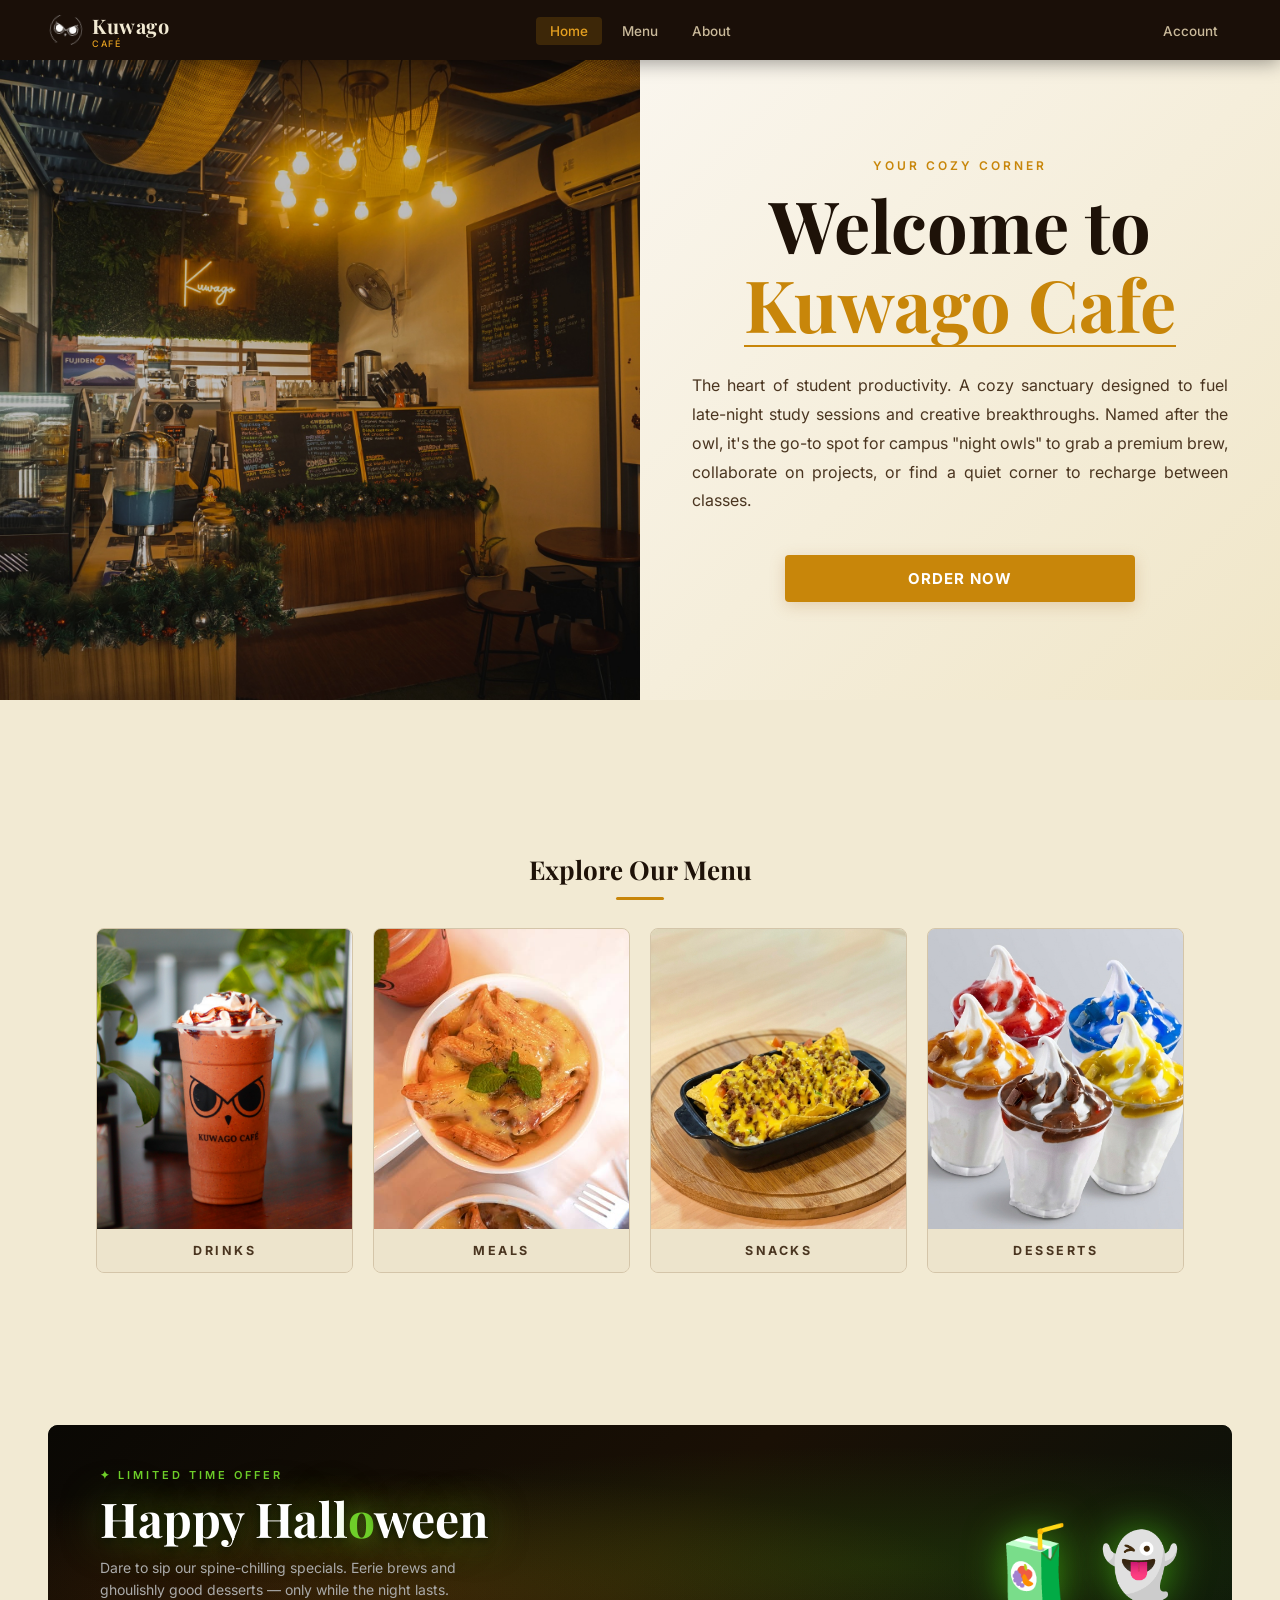
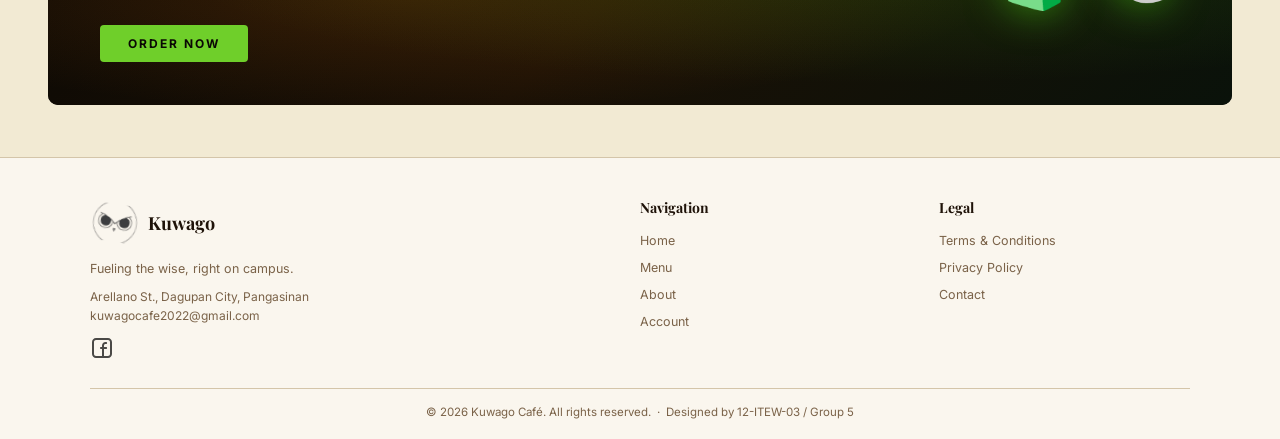
<file: home.html>
<!DOCTYPE html>
<html lang="en">

<head>
  <meta charset="UTF-8" />
  <meta name="viewport" content="width=device-width, initial-scale=1.0" />
  <title>Kuwago Café — Home</title>
  <meta name="description"
    content="Welcome to Kuwago Café — your cozy corner for specialty coffee, hearty meals, and unforgettable snacks." />
  <link rel="stylesheet" href="css/styles.css" />
  <link rel="stylesheet" href="css/home.css" />
  <link rel="icon" type="image/svg+xml" href="icons/Kuwago.svg">
</head>

<body>
  <!-- NAVBAR -->
  <nav class="navbar">
    <a href="home.html" class="nav-logo">
      <span class="nav-logo-icon"><img src="icons/Kuwago.svg" alt="Kuwago Logo"></span>
      <div>
        <span class="nav-logo-text">Kuwago</span>
        <span class="nav-logo-sub">Café</span>
      </div>
    </a>
    <ul class="nav-links">
      <li><a href="home.html" class="active" id="nav-home">Home</a></li>
      <li><a href="menu.html" id="nav-menu">Menu</a></li>
      <li><a href="about.html" id="nav-about">About</a></li>
      <li><a href="account.html" id="nav-account">Account</a></li>
    </ul>
  </nav>

  <div class="page-wrapper">
    <div class="content-area">
      <!-- HERO -->
      <section class="hero">
        <div class="hero-image">
          <img src="images/home.jpg" alt="Kuwago Café interior" />
        </div>
        <div class="hero-content">
          <div class="hero-eyebrow">Your Cozy Corner</div>
          <h1 class="hero-title">Welcome to<br /><span>Kuwago Cafe</span></h1>
          <p class="hero-desc">
            The heart of student productivity. A cozy sanctuary designed to fuel late-night study sessions and creative
            breakthroughs. Named after the owl, it's the go-to spot for campus "night owls" to grab a premium brew,
            collaborate on projects, or find a quiet corner to recharge between classes.
          </p>
          <a href="menu.html" class="hero-btn" id="highlights-btn">ORDER NOW</a>
        </div>
      </section>

      <!-- EXPLORE MENU -->
      <section class="categories">
        <h2 class="section-title">Explore Our Menu</h2>
        <div class="category-grid">
          <a href="menu.html#drinks" class="category-card" id="cat-drinks">
            <img src="images/drinks.jpg" alt="Drinks" class="category-img">
            <div class="category-label">Drinks</div>
          </a>
          <a href="menu.html#food" class="category-card" id="cat-meals">
            <img src="images/meals.jpg" alt="Meals" class="category-img">
            <div class="category-label">Meals</div>
          </a>
          <a href="menu.html#food" class="category-card" id="cat-snacks">
            <img src="images/snacks.png" alt="Snacks" class="category-img">
            <div class="category-label">Snacks</div>
          </a>
          <a href="menu.html#food" class="category-card" id="cat-desserts">
            <img src="images/desserts.png" alt="Desserts" class="category-img">
            <div class="category-label">Desserts</div>
          </a>
        </div>
      </section>

      <!-- PROMO BANNER -->
      <div class="promo-banner" id="halloween-banner">
        <div class="promo-bg"></div>
        <div class="promo-content">
          <div class="promo-eyebrow">✦ Limited Time Offer</div>
          <h2 class="promo-title">Happy Hall<span>o</span>ween</h2>
          <p class="promo-sub">
            Dare to sip our spine-chilling specials. Eerie brews and ghoulishly good desserts — only while the night
            lasts.
          </p>
          <a href="menu.html#limited" class="promo-btn" id="order-now-btn">Order Now</a>
        </div>
        <div class="promo-drink">
          <div class="drink-cup">🧃</div>
          <div class="drink-cup" style="font-size:64px; margin-bottom:8px;">👻</div>
        </div>
      </div>

      <!-- FOOTER -->
      <footer class="footer">

        <div class="footer-inner">
          <div class="footer-brand">
            <div class="footer-logo">
              <span class="footer-logo-img"><img src="icons/Kuwago.svg" alt="Kuwago Logo"></span>
              <span class="footer-logo-text">Kuwago</span>
            </div>
            <p>Fueling the wise, right on campus.</p>
            <address>
              Arellano St., Dagupan City, Pangasinan<br />
              kuwagocafe2022@gmail.com
              <a href="https://www.facebook.com/kuwagocafe" target="_blank"><img src="icons/facebook_svgrepo.com.svg"
                  alt="Facebook" class="footer-social-icon"></a>
            </address>



          </div>
          <div class="footer-col">
            <h4>Navigation</h4>
            <ul>
              <li><a href="home.html">Home</a></li>
              <li><a href="menu.html">Menu</a></li>
              <li><a href="about.html">About</a></li>
              <li><a href="account.html">Account</a></li>
            </ul>
          </div>
          <div class="footer-col">
            <h4>Legal</h4>
            <ul>
              <li><a href="#">Terms & Conditions</a></li>
              <li><a href="#">Privacy Policy</a></li>
              <li><a href="#">Contact</a></li>
            </ul>
          </div>
        </div>
        <div class="footer-bottom">
          © 2026 Kuwago Café. All rights reserved. &nbsp;·&nbsp; Designed by 12-ITEW-03 / Group 5
        </div>
      </footer>
    </div>

    <script src="js/common.js"></script>
    <script defer src="js/home.js"></script>
</body>

</html>
</file>
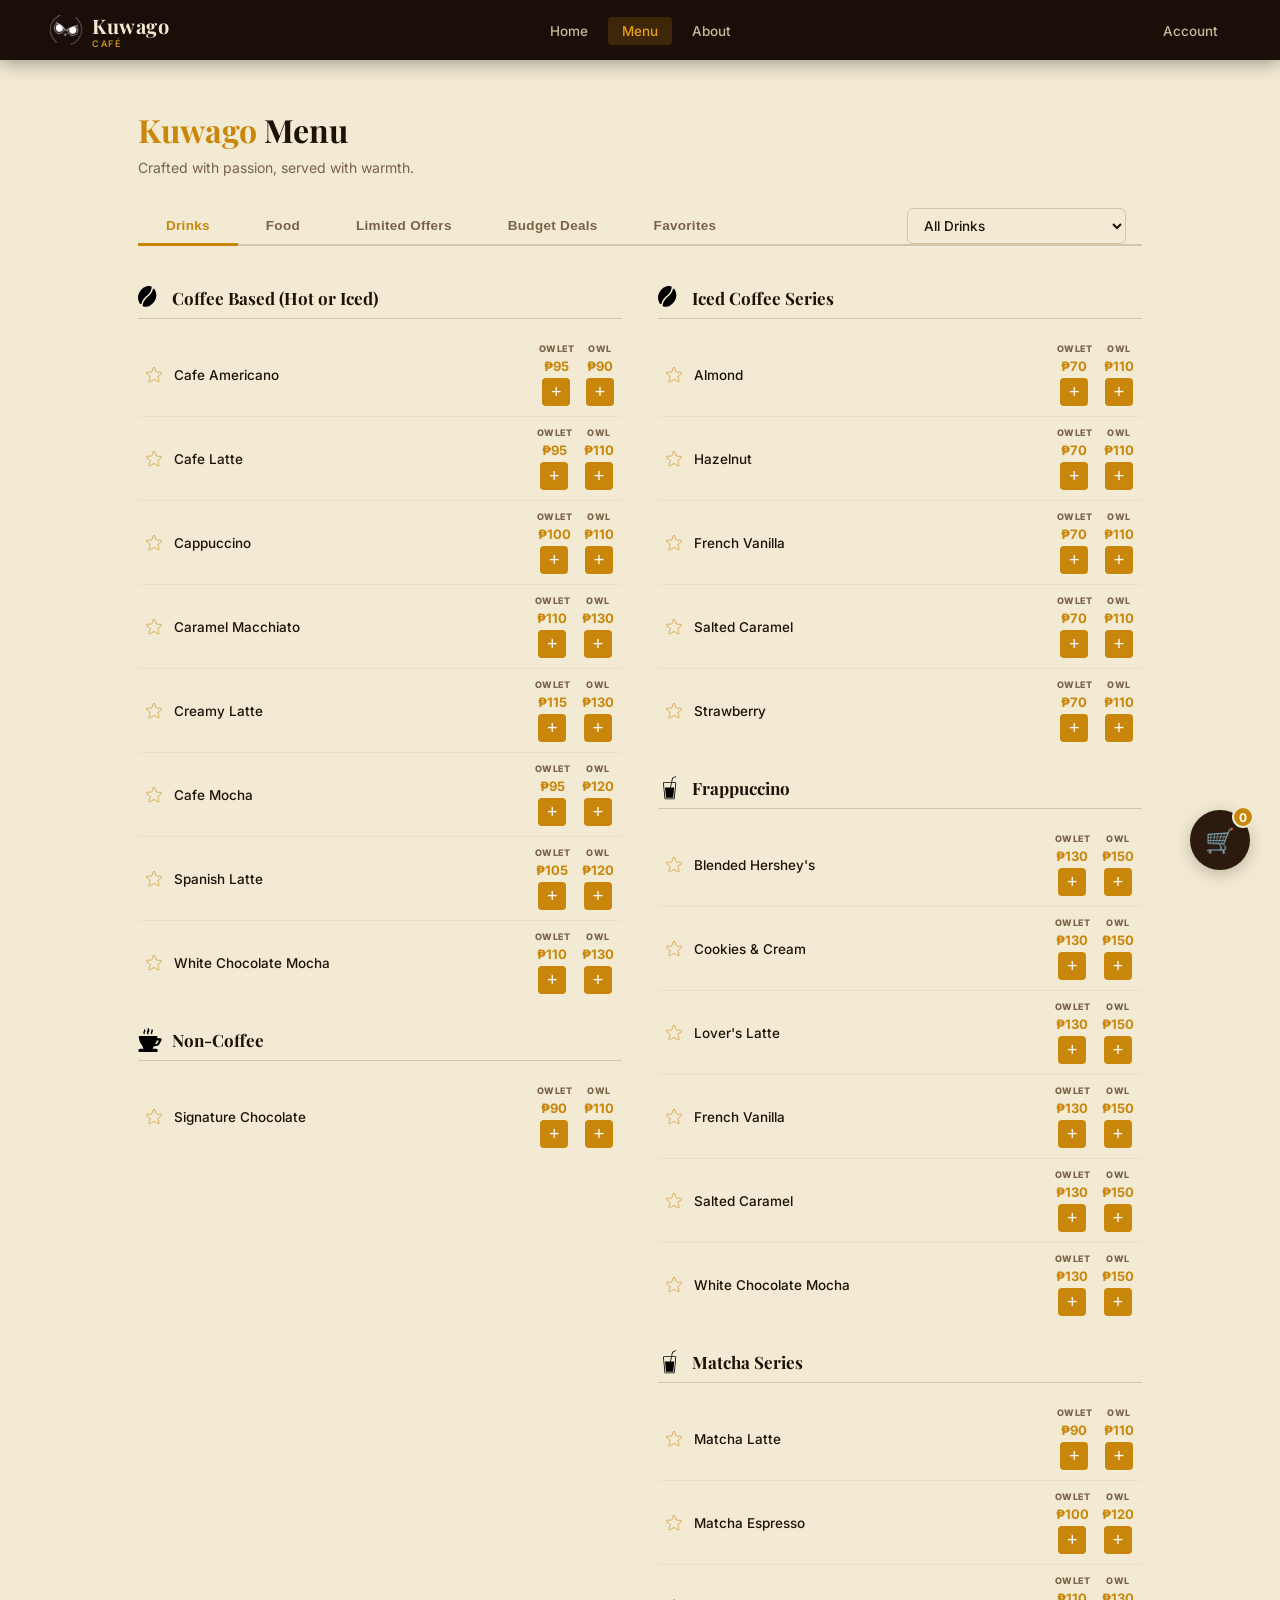
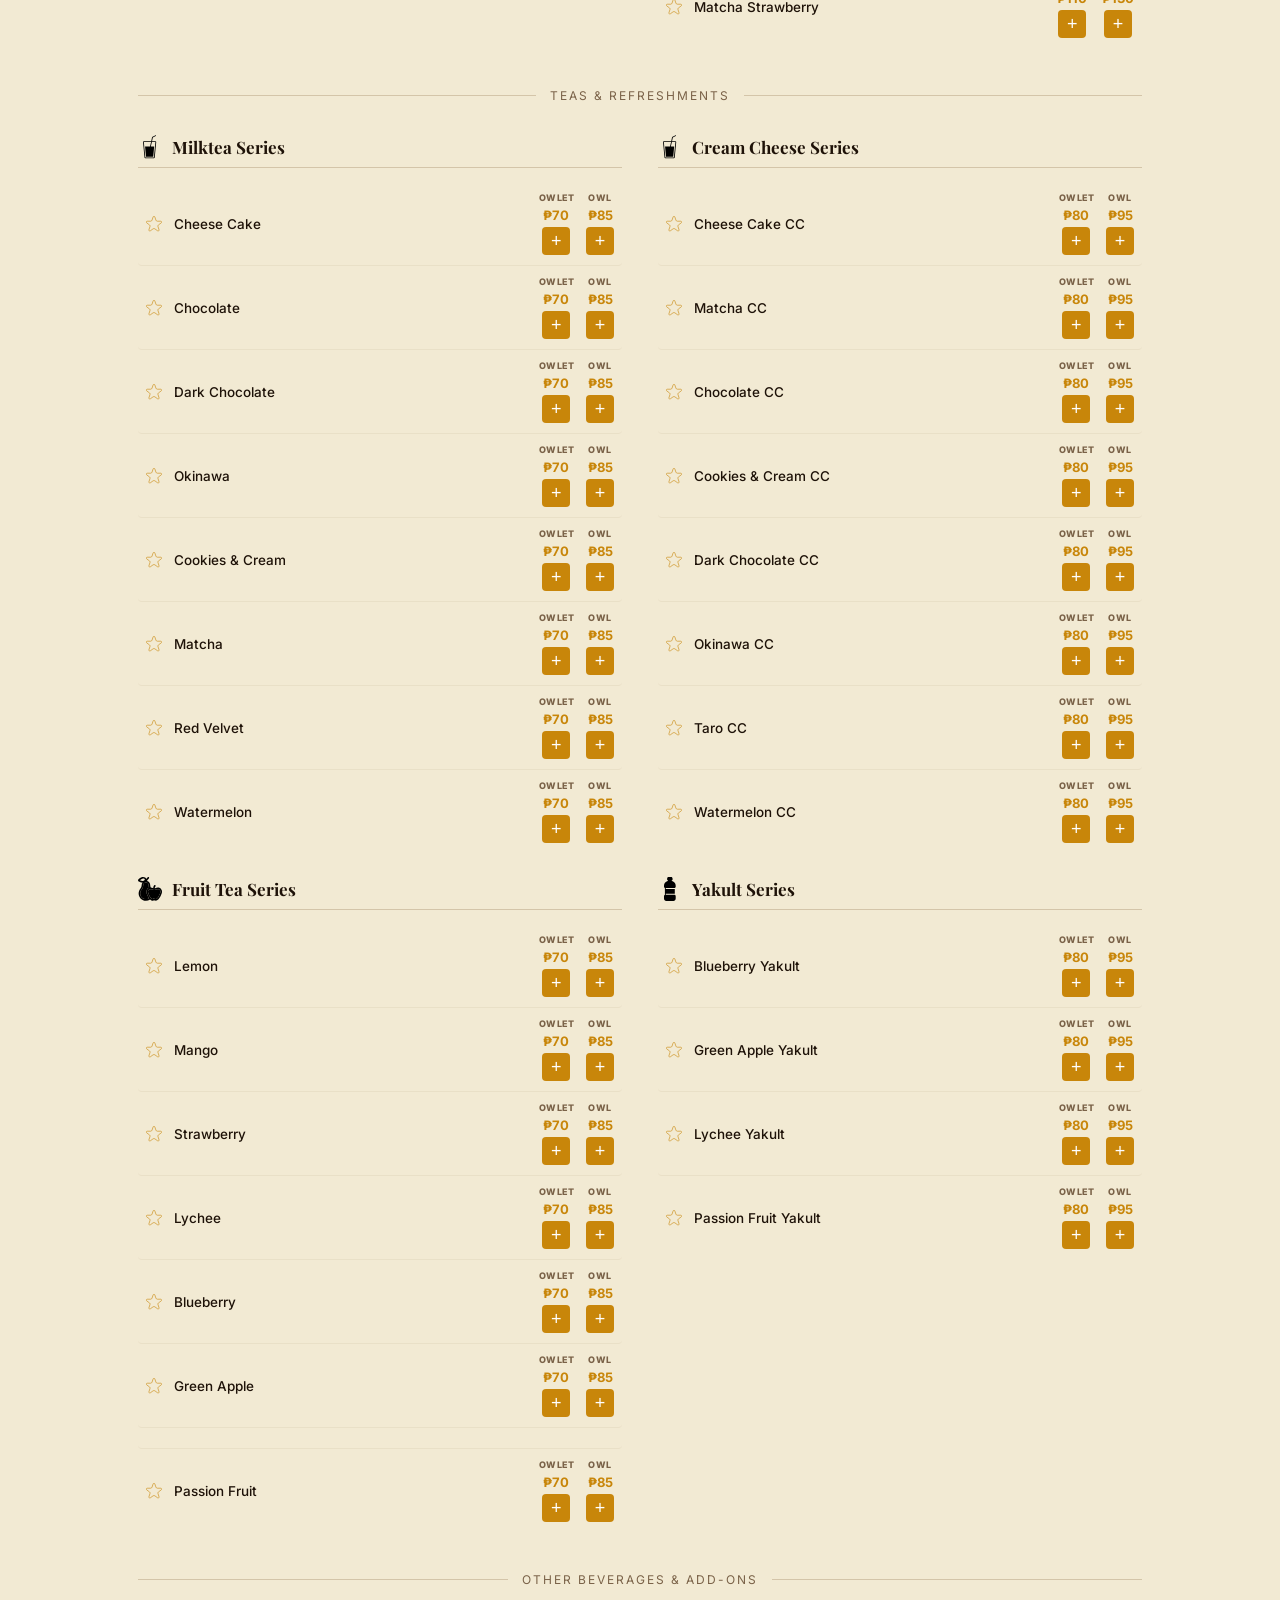
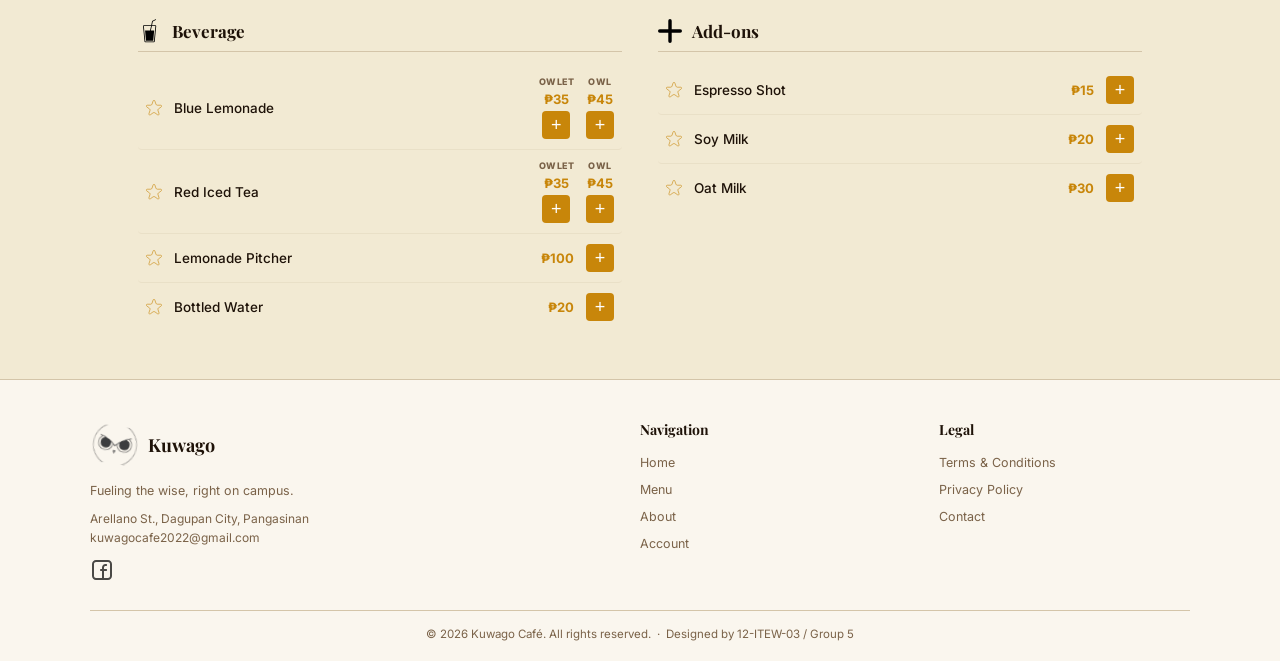
<file: menu.html>
<!DOCTYPE html>
<html lang="en">

<head>
  <meta charset="UTF-8" />
  <meta name="viewport" content="width=device-width, initial-scale=1.0" />
  <title>Kuwago Café — Menu</title>
  <meta name="description"
    content="Browse the full Kuwago Café menu — specialty coffees, hearty meals, and artisan snacks." />
  <link rel="stylesheet" href="css/styles.css" />
  <link rel="stylesheet" href="css/menu.css" />
  <link rel="icon" type="image/svg+xml" href="icons/Kuwago.svg">
</head>

<body>
  <!-- NAVBAR -->
  <nav class="navbar">
    <a href="home.html" class="nav-logo">
      <span class="nav-logo-icon"><img src="icons/Kuwago.svg" alt="Kuwago Logo"></span>
      <div>
        <span class="nav-logo-text">Kuwago</span>
        <span class="nav-logo-sub">Café</span>
      </div>
    </a>
    <ul class="nav-links">
      <li><a href="home.html" id="nav-home">Home</a></li>
      <li><a href="menu.html" class="active" id="nav-menu">Menu</a></li>
      <li><a href="about.html" id="nav-about">About</a></li>
      <li><a href="account.html" id="nav-account">Account</a></li>
    </ul>
  </nav>

  <div class="page-wrapper">
    <div class="content-area">
      <div class="menu-page">
        <h1 class="menu-page-title"><span>Kuwago</span> Menu</h1>
        <p class="menu-subtitle">Crafted with passion, served with warmth.</p>

        <!-- TABS -->
        <div class="tab-nav" role="tablist">
          <button class="tab-btn active" role="tab" onclick="switchTab('drinks', this)" id="tab-drinks"
            aria-selected="true">
            Drinks
          </button>
          <button class="tab-btn" role="tab" onclick="switchTab('food', this)" id="tab-food" aria-selected="false">
            Food
          </button>
          <button class="tab-btn" role="tab" onclick="switchTab('limited', this)" id="tab-limited"
            aria-selected="false">
            Limited Offers
          </button>
          <button class="tab-btn" role="tab" onclick="switchTab('budget', this)" id="tab-budget" aria-selected="false">
            Budget Deals
          </button>
          <button class="tab-btn" role="tab" onclick="switchTab('favorites', this)" id="tab-favorites"
            aria-selected="false">
            Favorites
          </button>

          <div id="filter-container" class="filter-container"
            style="margin-left: auto; align-self: center; padding-right: 16px;">
            <select id="category-filter-drinks" onchange="filterCategory(this.value)"
              style="padding: 8px 12px; border-radius: 6px; border: 1px solid var(--border); background: var(--cream); color: var(--text-dark); font-family: 'Inter', sans-serif; font-size: 13.5px; font-weight: 500; cursor: pointer; outline: none; transition: border-color 0.2s;">
              <option value="all">All Drinks</option>
              <option value="coffee-based">Coffee Based (Hot or Iced)</option>
              <option value="non-coffee">Non-Coffee</option>
              <option value="iced-coffee">Iced Coffee Series</option>
              <option value="frappuccino">Frappuccino</option>
              <option value="matcha">Matcha Series</option>
              <option value="milktea">Milktea Series</option>
              <option value="fruit-tea">Fruit Tea Series</option>
              <option value="cream-cheese">Cream Cheese Series</option>
              <option value="yakult">Yakult Series</option>
              <option value="beverage">Beverage</option>
              <option value="add-ons">Add-ons</option>
            </select>

            <select id="category-filter-food" onchange="filterCategory(this.value)"
              style="padding: 8px 12px; border-radius: 6px; border: 1px solid var(--border); background: var(--cream); color: var(--text-dark); font-family: 'Inter', sans-serif; font-size: 13.5px; font-weight: 500; cursor: pointer; outline: none; transition: border-color 0.2s; display: none;">
              <option value="all">All Food</option>
              <option value="rice-meals">Rice Meals</option>
              <option value="snacks">Snacks</option>
              <option value="waff-owls">Waff-owls</option>
            </select>
          </div>
        </div>

        <!-- TAB: DRINKS -->
        <div class="tab-pane active" id="pane-drinks">
          <div class="menu-grid">

            <!-- Coffee Based -->
            <div class="menu-category">
              <div class="category-header">
                <span class="cat-icon"><img src="icons/Coffee-bean.svg" alt=""></span>
                <h3>Coffee Based (Hot or Iced)</h3>
              </div>

              <ul class="menu-items">
                <li class="menu-item">
                  <span class="item-name">Cafe Americano</span>
                  <div class="item-price-group">
                    <span class="item-price">₱95</span>
                    <span class="item-price">₱90</span>
                  </div>
                </li>
                <li class="menu-item">
                  <span class="item-name">Cafe Latte</span>
                  <div class="item-price-group">
                    <span class="item-price">₱95</span>
                    <span class="item-price">₱110</span>
                  </div>
                </li>
                <li class="menu-item">
                  <span class="item-name">Cappuccino</span>
                  <div class="item-price-group">
                    <span class="item-price">₱100</span>
                    <span class="item-price">₱110</span>
                  </div>
                </li>
                <li class="menu-item">
                  <span class="item-name">Caramel Macchiato</span>
                  <div class="item-price-group">
                    <span class="item-price">₱110</span>
                    <span class="item-price">₱130</span>
                  </div>
                </li>
                <li class="menu-item">
                  <span class="item-name">Creamy Latte</span>
                  <div class="item-price-group">
                    <span class="item-price">₱115</span>
                    <span class="item-price">₱130</span>
                  </div>
                </li>
                <li class="menu-item">
                  <span class="item-name">Cafe Mocha</span>
                  <div class="item-price-group">
                    <span class="item-price">₱95</span>
                    <span class="item-price">₱120</span>
                  </div>
                </li>
                <li class="menu-item">
                  <span class="item-name">Spanish Latte</span>
                  <div class="item-price-group">
                    <span class="item-price">₱105</span>
                    <span class="item-price">₱120</span>
                  </div>
                </li>
                <li class="menu-item">
                  <span class="item-name">White Chocolate Mocha</span>
                  <div class="item-price-group">
                    <span class="item-price">₱110</span>
                    <span class="item-price">₱130</span>
                  </div>
                </li>
              </ul>

              <div class="category-header" style="margin-top: 24px;">
                <span class="cat-icon"><img src="icons/cup.svg" alt=""></span>
                <h3>Non-Coffee</h3>
              </div>
              <ul class="menu-items">
                <li class="menu-item">
                  <span class="item-name">Signature Chocolate</span>
                  <div class="item-price-group">
                    <span class="item-price">₱90</span>
                    <span class="item-price">₱110</span>
                  </div>
                </li>
              </ul>
            </div>

            <!-- Iced Coffee & Frappuccino -->
            <div class="menu-category">
              <div class="category-header">
                <span class="cat-icon"><img src="icons/Coffee-bean.svg" alt=""></span>
                <h3>Iced Coffee Series</h3>
              </div>
              <ul class="menu-items">
                <li class="menu-item">
                  <span class="item-name">Almond</span>
                  <div class="item-price-group">
                    <span class="item-price">₱70</span>
                    <span class="item-price">₱110</span>
                  </div>
                </li>
                <li class="menu-item">
                  <span class="item-name">Hazelnut</span>
                  <div class="item-price-group">
                    <span class="item-price">₱70</span>
                    <span class="item-price">₱110</span>
                  </div>
                </li>
                <li class="menu-item">
                  <span class="item-name">French Vanilla</span>
                  <div class="item-price-group">
                    <span class="item-price">₱70</span>
                    <span class="item-price">₱110</span>
                  </div>
                </li>
                <li class="menu-item">
                  <span class="item-name">Salted Caramel</span>
                  <div class="item-price-group">
                    <span class="item-price">₱70</span>
                    <span class="item-price">₱110</span>
                  </div>
                </li>
                <li class="menu-item">
                  <span class="item-name">Strawberry</span>
                  <div class="item-price-group">
                    <span class="item-price">₱70</span>
                    <span class="item-price">₱110</span>
                  </div>
                </li>
              </ul>

              <div class="category-header" style="margin-top: 24px;">
                <span class="cat-icon"><img src="icons/Milktea_Icon.svg" alt=""></span>
                <h3>Frappuccino</h3>
              </div>
              <ul class="menu-items">
                <li class="menu-item">
                  <span class="item-name">Blended Hershey's</span>
                  <div class="item-price-group">
                    <span class="item-price">₱130</span>
                    <span class="item-price">₱150</span>
                  </div>
                </li>
                <li class="menu-item">
                  <span class="item-name">Cookies & Cream</span>
                  <div class="item-price-group">
                    <span class="item-price">₱130</span>
                    <span class="item-price">₱150</span>
                  </div>
                </li>
                <li class="menu-item">
                  <span class="item-name">Lover's Latte</span>
                  <div class="item-price-group">
                    <span class="item-price">₱130</span>
                    <span class="item-price">₱150</span>
                  </div>
                </li>
                <li class="menu-item">
                  <span class="item-name">French Vanilla</span>
                  <div class="item-price-group">
                    <span class="item-price">₱130</span>
                    <span class="item-price">₱150</span>
                  </div>
                </li>
                <li class="menu-item">
                  <span class="item-name">Salted Caramel</span>
                  <div class="item-price-group">
                    <span class="item-price">₱130</span>
                    <span class="item-price">₱150</span>
                  </div>
                </li>
                <li class="menu-item">
                  <span class="item-name">White Chocolate Mocha</span>
                  <div class="item-price-group">
                    <span class="item-price">₱130</span>
                    <span class="item-price">₱150</span>
                  </div>
                </li>
              </ul>

              <div class="category-header" style="margin-top: 24px;">
                <span class="cat-icon"><img src="icons/Milktea_Icon.svg" alt=""></span>
                <h3>Matcha Series</h3>
              </div>
              <ul class="menu-items">
                <li class="menu-item">
                  <span class="item-name">Matcha Latte</span>
                  <div class="item-price-group">
                    <span class="item-price">₱90</span>
                    <span class="item-price">₱110</span>
                  </div>
                </li>
                <li class="menu-item">
                  <span class="item-name">Matcha Espresso</span>
                  <div class="item-price-group">
                    <span class="item-price">₱100</span>
                    <span class="item-price">₱120</span>
                  </div>
                </li>
                <li class="menu-item">
                  <span class="item-name">Matcha Strawberry</span>
                  <div class="item-price-group">
                    <span class="item-price">₱110</span>
                    <span class="item-price">₱130</span>
                  </div>
                </li>
              </ul>
            </div>

          </div>

          <div class="menu-section-divider">Teas & Refreshments</div>

          <div class="menu-grid">

            <!-- Milktea & Fruit Tea -->
            <div class="menu-category">
              <div class="category-header">
                <span class="cat-icon"><img src="icons/Milktea_Icon.svg" alt=""></span>
                <h3>Milktea Series</h3>
              </div>
              <ul class="menu-items">
                <li class="menu-item">
                  <span class="item-name">Cheese Cake</span>
                  <div class="item-price-group">
                    <span class="item-price">₱70</span>
                    <span class="item-price">₱85</span>
                  </div>
                </li>
                <li class="menu-item">
                  <span class="item-name">Chocolate</span>
                  <div class="item-price-group">
                    <span class="item-price">₱70</span>
                    <span class="item-price">₱85</span>
                  </div>
                </li>
                <li class="menu-item">
                  <span class="item-name">Dark Chocolate</span>
                  <div class="item-price-group">
                    <span class="item-price">₱70</span>
                    <span class="item-price">₱85</span>
                  </div>
                </li>
                <li class="menu-item">
                  <span class="item-name">Okinawa</span>
                  <div class="item-price-group">
                    <span class="item-price">₱70</span>
                    <span class="item-price">₱85</span>
                  </div>
                </li>
                <li class="menu-item">
                  <span class="item-name">Cookies & Cream</span>
                  <div class="item-price-group">
                    <span class="item-price">₱70</span>
                    <span class="item-price">₱85</span>
                  </div>
                </li>
                <li class="menu-item">
                  <span class="item-name">Matcha</span>
                  <div class="item-price-group">
                    <span class="item-price">₱70</span>
                    <span class="item-price">₱85</span>
                  </div>
                </li>
                <li class="menu-item">
                  <span class="item-name">Red Velvet</span>
                  <div class="item-price-group">
                    <span class="item-price">₱70</span>
                    <span class="item-price">₱85</span>
                  </div>
                </li>
                <li class="menu-item">
                  <span class="item-name">Watermelon</span>
                  <div class="item-price-group">
                    <span class="item-price">₱70</span>
                    <span class="item-price">₱85</span>
                  </div>
                </li>
              </ul>

              <div class="category-header" style="margin-top: 24px;">
                <span class="cat-icon"><img src="icons/fruits.svg" alt=""></span>
                <h3>Fruit Tea Series</h3>
              </div>
              <ul class="menu-items">
                <li class="menu-item">
                  <span class="item-name">Lemon</span>
                  <div class="item-price-group">
                    <span class="item-price">₱70</span>
                    <span class="item-price">₱85</span>
                  </div>
                </li>
                <li class="menu-item">
                  <span class="item-name">Mango</span>
                  <div class="item-price-group">
                    <span class="item-price">₱70</span>
                    <span class="item-price">₱85</span>
                  </div>
                </li>
                <li class="menu-item">
                  <span class="item-name">Strawberry</span>
                  <div class="item-price-group">
                    <span class="item-price">₱70</span>
                    <span class="item-price">₱85</span>
                  </div>
                </li>
                <li class="menu-item">
                  <span class="item-name">Lychee</span>
                  <div class="item-price-group">
                    <span class="item-price">₱70</span>
                    <span class="item-price">₱85</span>
                  </div>
                </li>
                <li class="menu-item">
                  <span class="item-name">Blueberry</span>
                  <div class="item-price-group">
                    <span class="item-price">₱70</span>
                    <span class="item-price">₱85</span>
                  </div>
                </li>
                <li class="menu-item">
                  <span class="item-name">Green Apple</span>
                  <div class="item-price-group">
                    <span class="item-price">₱70</span>
                    <span class="item-price">₱85</span>
                  </div>
                </li>
                <li class="menu-item">
                </li>
                <li class="menu-item">
                  <span class="item-name">Passion Fruit</span>
                  <div class="item-price-group">
                    <span class="item-price">₱70</span>
                    <span class="item-price">₱85</span>
                  </div>
                </li>
              </ul>
            </div>

            <!-- Cream Cheese & Yakult -->
            <div class="menu-category">
              <div class="category-header">
                <span class="cat-icon"><img src="icons/Milktea_Icon.svg" alt=""></span>
                <h3>Cream Cheese Series</h3>
              </div>
              <ul class="menu-items">
                <li class="menu-item">
                  <span class="item-name">Cheese Cake CC</span>
                  <div class="item-price-group">
                    <span class="item-price">₱80</span>
                    <span class="item-price">₱95</span>
                  </div>
                </li>
                <li class="menu-item">
                  <span class="item-name">Matcha CC</span>
                  <div class="item-price-group">
                    <span class="item-price">₱80</span>
                    <span class="item-price">₱95</span>
                  </div>
                </li>
                <li class="menu-item">
                  <span class="item-name">Chocolate CC</span>
                  <div class="item-price-group">
                    <span class="item-price">₱80</span>
                    <span class="item-price">₱95</span>
                  </div>
                </li>
                <li class="menu-item">
                  <span class="item-name">Cookies & Cream CC</span>
                  <div class="item-price-group">
                    <span class="item-price">₱80</span>
                    <span class="item-price">₱95</span>
                  </div>
                </li>
                <li class="menu-item">
                  <span class="item-name">Dark Chocolate CC</span>
                  <div class="item-price-group">
                    <span class="item-price">₱80</span>
                    <span class="item-price">₱95</span>
                  </div>
                </li>
                <li class="menu-item">
                  <span class="item-name">Okinawa CC</span>
                  <div class="item-price-group">
                    <span class="item-price">₱80</span>
                    <span class="item-price">₱95</span>
                  </div>
                </li>
                <li class="menu-item">
                  <span class="item-name">Taro CC</span>
                  <div class="item-price-group">
                    <span class="item-price">₱80</span>
                    <span class="item-price">₱95</span>
                  </div>
                </li>
                <li class="menu-item">
                  <span class="item-name">Watermelon CC</span>
                  <div class="item-price-group">
                    <span class="item-price">₱80</span>
                    <span class="item-price">₱95</span>
                  </div>
                </li>
              </ul>

              <div class="category-header" style="margin-top: 24px;">
                <span class="cat-icon"><img src="icons/yakult.svg" alt=""></span>
                <h3>Yakult Series</h3>
              </div>
              <ul class="menu-items">
                <li class="menu-item">
                  <span class="item-name">Blueberry Yakult</span>
                  <div class="item-price-group">
                    <span class="item-price">₱80</span>
                    <span class="item-price">₱95</span>
                  </div>
                </li>
                <li class="menu-item">
                  <span class="item-name">Green Apple Yakult</span>
                  <div class="item-price-group">
                    <span class="item-price">₱80</span>
                    <span class="item-price">₱95</span>
                  </div>
                </li>
                <li class="menu-item">
                  <span class="item-name">Lychee Yakult</span>
                  <div class="item-price-group">
                    <span class="item-price">₱80</span>
                    <span class="item-price">₱95</span>
                  </div>
                </li>
                <li class="menu-item">
                  <span class="item-name">Passion Fruit Yakult</span>
                  <div class="item-price-group">
                    <span class="item-price">₱80</span>
                    <span class="item-price">₱95</span>
                  </div>
                </li>
              </ul>
            </div>

          </div>

          <div class="menu-section-divider">Other Beverages & Add-ons</div>

          <div class="menu-grid">
            <div class="menu-category">
              <div class="category-header">
                <span class="cat-icon"><img src="icons/Milktea_Icon.svg" alt=""></span>
                <h3>Beverage</h3>
              </div>
              <ul class="menu-items">
                <li class="menu-item">
                  <span class="item-name">Blue Lemonade</span>
                  <div class="item-price-group">
                    <span class="item-price">₱35</span>
                    <span class="item-price">₱45</span>
                  </div>
                </li>
                <li class="menu-item">
                  <span class="item-name">Red Iced Tea</span>
                  <div class="item-price-group">
                    <span class="item-price">₱35</span>
                    <span class="item-price">₱45</span>
                  </div>
                </li>
                <li class="menu-item">
                  <span class="item-name">Lemonade Pitcher</span>
                  <span class="item-price">₱100</span>
                </li>
                <li class="menu-item">
                  <span class="item-name">Bottled Water</span>
                  <span class="item-price">₱20</span>
                </li>
              </ul>
            </div>

            <div class="menu-category">
              <div class="category-header">
                <span class="cat-icon"><img src="icons/plus.svg" alt=""></span>
                <h3>Add-ons</h3>
              </div>
              <ul class="menu-items">
                <li class="menu-item">
                  <span class="item-name">Espresso Shot</span>
                  <span class="item-price">₱15</span>
                </li>
                <li class="menu-item">
                  <span class="item-name">Soy Milk</span>
                  <span class="item-price">₱20</span>
                </li>
                <li class="menu-item">
                  <span class="item-name">Oat Milk</span>
                  <span class="item-price">₱30</span>
                </li>
              </ul>
            </div>
          </div>
        </div>

        <!-- TAB: FOOD -->
        <div class="tab-pane" id="pane-food">
          <div class="menu-grid">

            <!-- Rice Meals -->
            <div class="menu-category">
              <div class="category-header">
                <span class="cat-icon"><img src="icons/Meal.svg" alt=""></span>
                <h3>Rice Meals</h3>
              </div>
              <ul class="menu-items">
                <li class="menu-item">
                  <span class="item-name">Tapsilog</span>
                  <span class="item-price">₱95</span>
                </li>
                <li class="menu-item">
                  <span class="item-name">Tocilog</span>
                  <span class="item-price">₱95</span>
                </li>
                <li class="menu-item">
                  <span class="item-name">Porksilog</span>
                  <span class="item-price">₱100</span>
                </li>
                <li class="menu-item">
                  <span class="item-name">Cornsilog</span>
                  <span class="item-price">₱110</span>
                </li>
                <li class="menu-item">
                  <span class="item-name">Spamsilog</span>
                  <span class="item-price">₱115</span>
                </li>
                <li class="menu-item">
                  <span class="item-name">Chicken in a Plate</span>
                  <span class="item-price">₱95</span>
                </li>
                <li class="menu-item">
                  <span class="item-name">Cheesy Chicken</span>
                  <span class="item-price">₱105</span>
                </li>
                <li class="menu-item">
                  <span class="item-name">Chicken Curry</span>
                  <span class="item-price">₱110</span>
                </li>
                <li class="menu-item">
                  <span class="item-name">Chicken Katsudon</span>
                  <span class="item-price">₱110</span>
                </li>
                <li class="menu-item">
                  <span class="item-name">Pork Katsudon</span>
                  <span class="item-price">₱120</span>
                </li>
                <li class="menu-item">
                  <span class="item-name">Pork Gyudon</span>
                  <span class="item-price">₱120</span>
                </li>
              </ul>
            </div>

            <!-- Snacks & Waff-owls -->
            <div class="menu-category">
              <div class="category-header">
                <span class="cat-icon"><img src="icons/snacks.svg" alt=""></span>
                <h3>Snacks</h3>
              </div>
              <ul class="menu-items">
                <li class="menu-item">
                  <span class="item-name">Fries (Cheese/BBQ/S&C)</span>
                  <span class="item-price">₱60</span>
                </li>
                <li class="menu-item">
                  <span class="item-name">Potato Mojos</span>
                  <span class="item-price">₱75</span>
                </li>
                <li class="menu-item">
                  <span class="item-name">Nachos</span>
                  <span class="item-price">₱85</span>
                </li>
                <li class="menu-item">
                  <span class="item-name">Club House</span>
                  <span class="item-price">₱110</span>
                </li>
                <li class="menu-item">
                  <span class="item-name">Combo K1 <span class="popular-badge">Special</span></span>
                  <span class="item-price">₱280</span>
                </li>
              </ul>

              <div class="category-header" style="margin-top: 24px;">
                <span class="cat-icon"><img src="icons/waffle.svg" alt=""></span>
                <h3>Waff-owls</h3>
              </div>
              <ul class="menu-items">
                <li class="menu-item">
                  <span class="item-name">Ham, Cheese & Egg</span>
                  <span class="item-price">₱90</span>
                </li>
                <li class="menu-item">
                  <span class="item-name">Bacon, Cheese & Egg</span>
                  <span class="item-price">₱90</span>
                </li>
              </ul>
            </div>

          </div>
        </div>

        <!-- TAB: LIMITED OFFERS -->
        <div class="tab-pane" id="pane-limited">
          <div class="menu-grid">
            <div class="menu-category">
              <div class="category-header">
                <span class="cat-icon">🎃</span>
                <h3>Halloween Specials</h3>
              </div>
              <ul class="menu-items">
                <li class="menu-item">
                  <span class="item-name">Poison Apple<span class="popular-badge">New</span></span>
                  <span class="item-price">₱175</span>
                </li>
                <li class="menu-item">
                  <span class="item-name">Witcher's Brew</span>
                  <span class="item-price">₱169</span>
                </li>
              </ul>
            </div>
          </div>
        </div>

        <!-- TAB: BUDGET DEALS -->
        <div class="tab-pane" id="pane-budget">
          <div class="deals-grid">
            <div class="deal-card">
              <div class="deal-icon"><img src="icons/Coffee-bean.svg" alt=""></div>
              <div class="deal-name">Student Combo</div>
              <div class="deal-desc">1 Iced Coffee + 1 Pandesal Toast<br />Show your school ID</div>
              <div class="deal-original">₱185</div>
              <div class="deal-price">₱139</div>
            </div>
            <div class="deal-card">
              <div class="deal-icon"><img src="icons/Meal.svg" alt=""></div>
              <div class="deal-name">Solo Lunch Set</div>
              <div class="deal-desc">1 Main Dish + 1 Drink of your choice</div>
              <div class="deal-original">₱245</div>
              <div class="deal-price">₱199</div>
            </div>
            <div class="deal-card">
              <div class="deal-icon"><img src="icons/waffle.svg" alt=""></div>
              <div class="deal-name">Sweet Escape</div>
              <div class="deal-desc">1 Frappe + 1 Pastry<br />Available 2–5 PM</div>
              <div class="deal-original">₱210</div>
              <div class="deal-price">₱169</div>
            </div>
            <div class="deal-card">
              <div class="deal-icon"><img src="icons/handshake.svg" alt=""></div>
              <div class="deal-name">BFF Bundle</div>
              <div class="deal-desc">2 Drinks + 2 Snacks<br />Best with a friend!</div>
              <div class="deal-original">₱390</div>
              <div class="deal-price">₱299</div>
            </div>
            <div class="deal-card">
              <div class="deal-icon"><img src="icons/sunrise.svg" alt=""></div>
              <div class="deal-name">Morning Boost</div>
              <div class="deal-desc">1 Espresso + 1 Croissant<br />Before 9 AM only</div>
              <div class="deal-original">₱175</div>
              <div class="deal-price">₱129</div>
            </div>
            <div class="deal-card">
              <div class="deal-icon"><img src="icons/work.svg" alt=""></div>
              <div class="deal-name">Work From Café</div>
              <div class="deal-desc">2 Drinks (any) + Free WiFi<br />3-hour session</div>
              <div class="deal-original">₱280</div>
              <div class="deal-price">₱229</div>
            </div>
          </div>
        </div>

        <!-- TAB: FAVORITES -->
        <div class="tab-pane" id="pane-favorites">
          <div id="favorites-container" class="menu-grid">
            <!-- Favorites injected here -->
          </div>
          <div id="favorites-empty-msg" class="cart-empty-msg" style="display: none; padding: 60px 0; font-size: 16px;">
            <div style="font-size: 48px; margin-bottom: 16px;">⭐</div>
            You haven't added any favorites yet.<br />Star some items to see them here!
          </div>
        </div>

      </div><!-- /menu-page -->
    </div><!-- /content-area -->

    <!-- FOOTER -->
    <footer class="footer">
      <div class="footer-inner">
        <div class="footer-brand">
          <div class="footer-logo">
            <span class="footer-logo-img"><img src="icons/Kuwago.svg" alt="Kuwago Logo"></span>
            <span class="footer-logo-text">Kuwago</span>
          </div>
          <p>Fueling the wise, right on campus.</p>
          <address>
            Arellano St., Dagupan City, Pangasinan<br />
            kuwagocafe2022@gmail.com
            <a href="https://www.facebook.com/kuwagocafe" target="_blank"><img src="icons/facebook_svgrepo.com.svg"
                alt="Facebook" class="footer-social-icon"></a>
          </address>



        </div>
        <div class="footer-col">
          <h4>Navigation</h4>
          <ul>
            <li><a href="home.html">Home</a></li>
            <li><a href="menu.html">Menu</a></li>
            <li><a href="about.html">About</a></li>
            <li><a href="account.html">Account</a></li>
          </ul>
        </div>
        <div class="footer-col">
          <h4>Legal</h4>
          <ul>
            <li><a href="#">Terms & Conditions</a></li>
            <li><a href="#">Privacy Policy</a></li>
            <li><a href="#">Contact</a></li>
          </ul>
        </div>
      </div>
      <div class="footer-bottom">
        © 2026 Kuwago Café. All rights reserved. &nbsp;·&nbsp; Designed by 12-ITEW-03 / Group 5
      </div>
    </footer>
    <!-- CART WIDGET -->
    <div class="cart-widget" onclick="toggleCart()">
      <div class="cart-icon">🛒</div>
      <div class="cart-badge" id="cart-badge">0</div>
    </div>

    <!-- CART SIDEBAR -->
    <div class="cart-sidebar-overlay" id="cart-overlay" onclick="toggleCart()"></div>
    <div class="cart-sidebar" id="cart-sidebar">
      <div class="cart-header">
        <h2>Your Cart</h2>
        <button class="close-cart-btn" onclick="toggleCart()">✕</button>
      </div>
      <div class="cart-items" id="cart-items">
        <!-- Items injected by JS -->
      </div>
      <div class="cart-footer">
        <div class="cart-total">
          <span>Total:</span>
          <span id="cart-total-price">₱0</span>
        </div>
        <button class="checkout-btn" onclick="checkout()">Proceed to Checkout</button>
      </div>
    </div>

    <!-- CHECKOUT MODAL -->
    <div class="checkout-overlay" id="checkout-overlay" onclick="closeCheckout(event)"></div>
    <div class="checkout-modal" id="checkout-modal">
      <div class="checkout-modal-header">
        <h2>Checkout</h2>
        <button class="close-checkout-btn" onclick="closeCheckout()">✕</button>
      </div>

      <div class="checkout-modal-body">
        <!-- Order Summary -->
        <div class="checkout-section">
          <h3 class="checkout-section-title">
            <span class="checkout-section-icon"></span>
            Order Summary
          </h3>
          <div class="checkout-order-items" id="checkout-order-items">
            <!-- Populated by JS -->
          </div>
          <div class="checkout-summary-row checkout-summary-total">
            <span>Total</span>
            <span id="checkout-total">₱0</span>
          </div>
          <div class="checkout-points-earned">
            <span class="points-star"><img src="icons/stars.svg" alt="" style="width: 30px;"></span>
            <span>You'll earn <strong id="checkout-points">0</strong> points from this order</span>
            <span class="points-note">(₱10 = 1 pt)</span>
          </div>
        </div>

        <!-- Delivery Details -->
        <div class="checkout-section">
          <h3 class="checkout-section-title">
            <span class="checkout-section-icon"></span>
            Delivery Details
          </h3>
          <div class="form-group">
            <label class="form-label" for="customer-name">Customer's Name</label>
            <input class="form-control" type="text" id="customer-name" placeholder="Enter your nickname" required>
          </div>
          <div class="form-group">
            <label class="form-label" for="room-delivery">Room Delivery (Optional)</label>
            <input class="form-control" type="text" id="room-delivery" placeholder="Enter room number (e.g., Room 302)">
          </div>
        </div>

        <!-- Payment Method -->
        <div class="checkout-section">
          <h3 class="checkout-section-title">
            <span class="checkout-section-icon"></span>
            Payment Method
          </h3>
          <div class="payment-methods">
            <label class="payment-option" id="payment-card">
              <input type="radio" name="payment" value="card" onchange="showSavedMethods('card')">
              <div class="payment-option-content">
                <span class="payment-icon"><img src="icons/card.svg" alt="" style="width: 30px;"></span>
                <div>
                  <span class="payment-name">Card</span>
                  <span class="payment-desc">Credit or Debit Card</span>
                </div>
              </div>
              <span class="payment-check"></span>
            </label>
            <div class="saved-sub-options" id="card-sub-options" style="display:none;"></div>

            <label class="payment-option" id="payment-ewallet">
              <input type="radio" name="payment" value="ewallet" onchange="showSavedMethods('ewallet')">
              <div class="payment-option-content">
                <span class="payment-icon"><img src="icons/Gcash.svg" alt="" style="width: 30px;"></span>
                <div>
                  <span class="payment-name">GCash</span>
                  <span class="payment-desc">Pay with GCash</span>
                </div>
              </div>
              <span class="payment-check"></span>
            </label>
            <div class="saved-sub-options" id="ewallet-sub-options" style="display:none;"></div>

            <label class="payment-option" id="payment-cash">
              <input type="radio" name="payment" value="cash" onchange="hideSavedMethods()">
              <div class="payment-option-content">
                <span class="payment-icon"><img src="icons/money.svg" alt="" style="width: 30px;"></span>
                <div>
                  <span class="payment-name">Cash on Pickup/Delivery</span>
                  <span class="payment-desc">Pay when you receive your order</span>
                </div>
              </div>
              <span class="payment-check"></span>
            </label>
          </div>
        </div>
      </div>

      <div class="checkout-modal-footer">
        <div class="checkout-error" id="checkout-error" style="display:none;"></div>
        <div class="checkout-footer-actions">
          <button class="btn btn-outline checkout-back-btn" onclick="closeCheckout()">← Back to Cart</button>
          <button class="btn btn-primary checkout-place-btn" id="place-order-btn" onclick="placeOrder()">Place
            Order</button>
        </div>
      </div>
    </div>

    <!-- PRODUCT DETAILS MODAL -->
    <div class="product-modal-overlay" id="product-overlay" onclick="closeProductModal()"></div>
    <div class="product-modal" id="product-modal">
      <button class="product-modal-close" onclick="closeProductModal()">×</button>
      <div class="product-modal-content">
        <div class="product-modal-image">
          <img src="images/drinks.jpg" alt="Product Image" id="modal-product-img">
        </div>
        <div class="product-modal-info">
          <h2 id="modal-product-name">Product Name</h2>
          <p class="product-modal-desc" id="modal-product-desc">
            Premium blend of specialty coffee and fresh ingredients, crafted to perfection.
          </p>
          <button id="modal-fav-btn" class="modal-fav-btn">
            <img src="icons/Empty-Star.svg" alt=""> Add to Favorites
          </button>

          <div class="product-modal-sizes" id="modal-product-sizes">
            <!-- Sizes will be injected here -->
          </div>
        </div>
      </div>
    </div>

    <!-- ORDER SUCCESS MODAL -->
    <div class="order-success-overlay" id="success-overlay"></div>
    <div class="order-success-modal" id="success-modal">
      <div class="success-icon">✓</div>
      <h2 class="success-title">Order Placed!</h2>
      <p class="success-msg">Thank you for your order. Your items are being prepared.</p>
      <button class="btn btn-primary" onclick="closeSuccess()">Continue Browsing</button>
    </div>

  </div><!-- /page-wrapper -->

  <script src="js/common.js"></script>
  <script src="js/menu.js"></script>
</body>

</html>
</file>
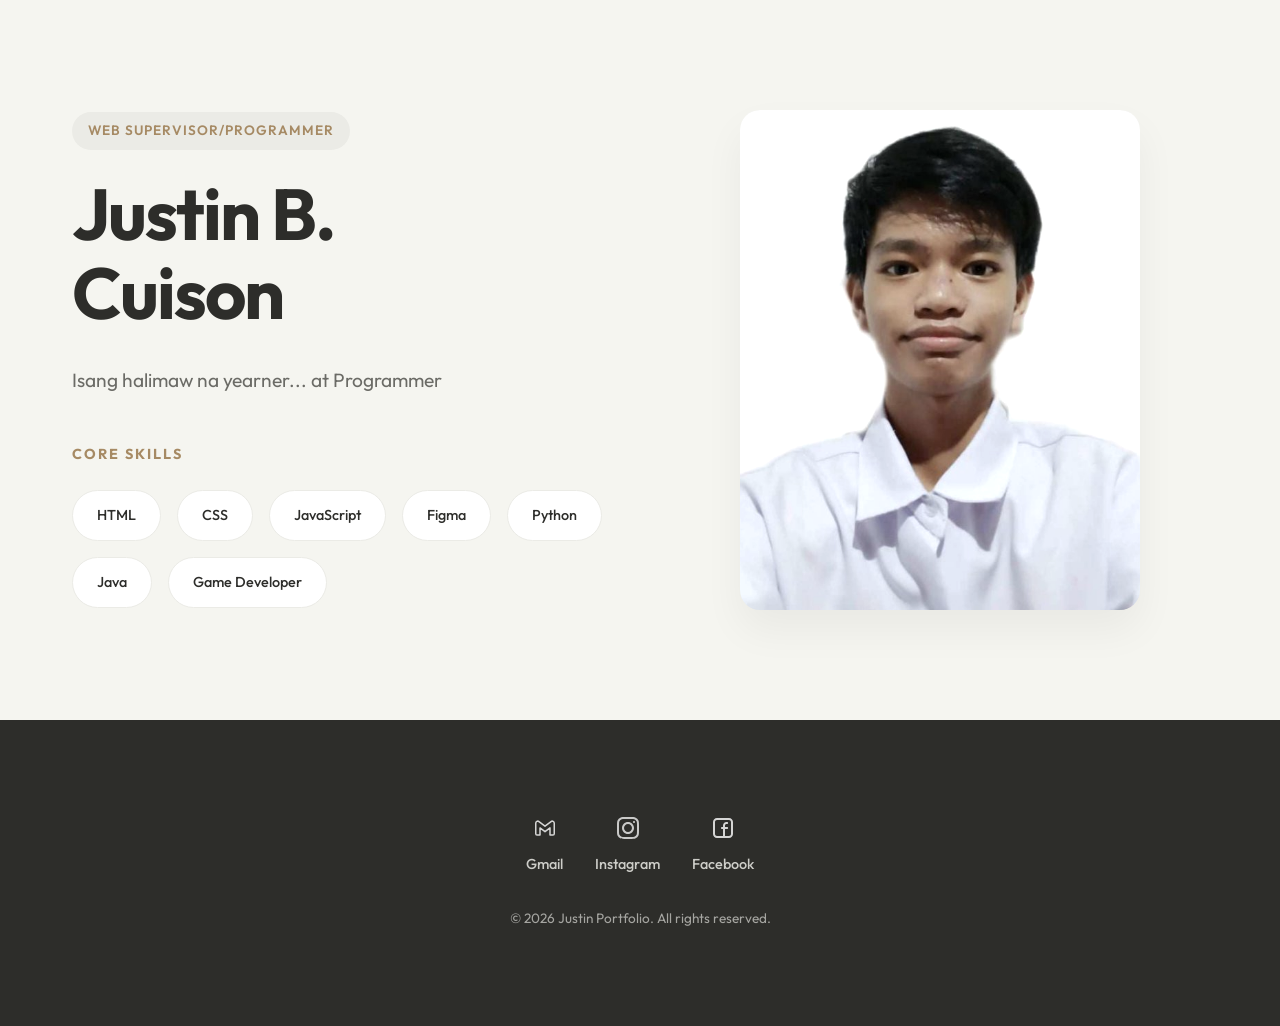
<file: team/Justin portfolio/Justin.html>
<!DOCTYPE html>
<html lang="en">

<head>
    <meta charset="UTF-8">
    <meta name="viewport" content="width=device-width, initial-scale=1.0">
    <title>Portfolio | Justin</title>
    <link rel="stylesheet" href="Justin.css">
</head>

<body>
    <main class="container">
        <section class="hero">
            <div class="hero-content">
                <span class="role-tag">Web Supervisor/Programmer</span>
                <h1>Justin B.<br>Cuison</h1>
                <p class="bio">
                    Isang halimaw na yearner... at Programmer
                </p>

                <div id="skills">
                    <h3
                        style="margin-bottom: 1.5rem; font-size: 0.9rem; text-transform: uppercase; letter-spacing: 2px; color: var(--accent);">
                        Core Skills</h3>
                    <div class="skills-container">
                        <span class="skill-pill">HTML</span>
                        <span class="skill-pill">CSS</span>
                        <span class="skill-pill">JavaScript</span>
                        <span class="skill-pill">Figma</span>
                        <span class="skill-pill">Python</span>
                        <span class="skill-pill">Java</span>
                        <span class="skill-pill">Game Developer</span>
                    </div>
                </div>
            </div>

            <div class="hero-image">
                <div class="profile-img-container">
                    <img src="Justin.jpg" alt="Justin - Profile Picture">
                </div>
            </div>
        </section>
    </main>

    <footer>
        <div class="container">
            <div class="footer-contacts">
                <a href="https://mail.google.com/mail/?view=cm&fs=1&to=justincuison11@gmail.com" class="contact-link">
                    <img src="gmail_svgrepo.com.svg" alt="Gmail Icon">
                    Gmail
                </a>
                <a href="https://www.instagram.com/ju.stnnn113/" class="contact-link">
                    <img src="instagram_svgrepo.com.svg" alt="Instagram Icon">
                    Instagram
                </a>
                <a href="https://www.facebook.com/justin.cuison.79" class="contact-link">
                    <img src="facebook_svgrepo.com.svg" alt="Facebook Icon">
                    Facebook
                </a>
            </div>
            <p class="footer-copyright">&copy; 2026 Justin Portfolio. All rights reserved.</p>
        </div>
    </footer>
</body>

</html>
</file>
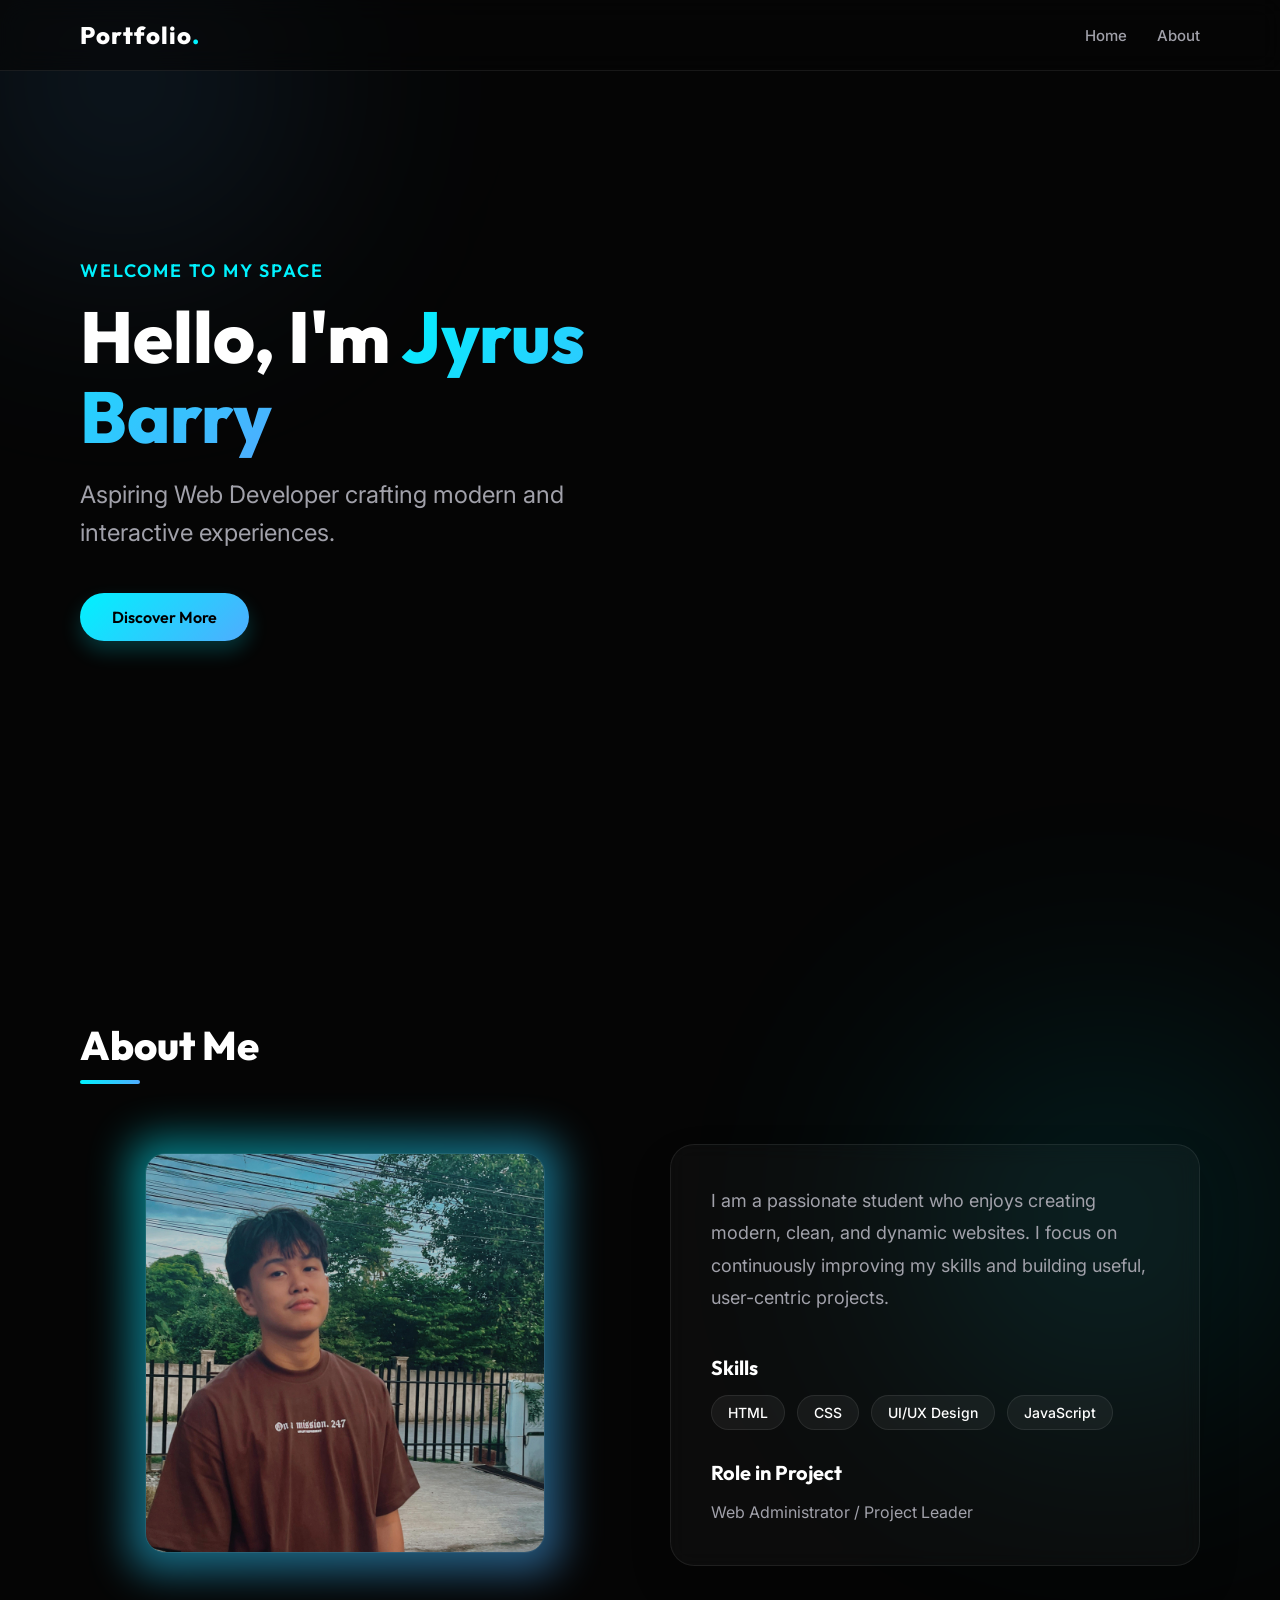
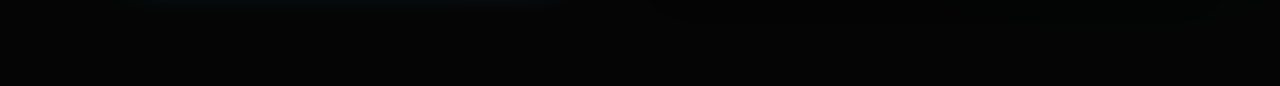
<file: team/Jyrus Barry Cuison/webportfolio.html>
<!DOCTYPE html>
<html lang="en">

<head>
    <meta charset="UTF-8">
    <meta name="viewport" content="width=device-width, initial-scale=1.0">
    <title>Jyrus Barry | Portfolio</title>
    <meta name="description" content="Portfolio of an aspiring web developer.">
    <link rel="preconnect" href="https://fonts.googleapis.com">
    <link rel="preconnect" href="https://fonts.gstatic.com" crossorigin>
    <link
        href="https://fonts.googleapis.com/css2?family=Outfit:wght@300;400;600;800&family=Inter:wght@400;500&display=swap"
        rel="stylesheet">
    <link rel="stylesheet" href="webcss.css">
</head>

<body>

    <!-- BACKGROUND GLOWS -->
    <div class="bg-glow glow-1"></div>
    <div class="bg-glow glow-2"></div>

    <!-- NAVBAR -->
    <nav>
        <div class="nav-content">
            <h2 class="logo">Portfolio<span>.</span></h2>
            <ul>
                <li><a href="#home">Home</a></li>
                <li><a href="#about">About</a></li>
            </ul>
        </div>
    </nav>

    <!-- HERO -->
    <section id="home" class="hero">
        <div class="hero-content">
            <p class="greeting">Welcome to my space</p>
            <h1>Hello, I'm <span class="highlight">Jyrus Barry</span></h1>
            <p class="subtitle">Aspiring Web Developer crafting modern and interactive experiences.</p>
            <div class="hero-buttons">
                <a href="#about" class="btn btn-primary">Discover More</a>
            </div>
        </div>
    </section>

    <!-- ABOUT -->
    <section id="about" class="about">
        <div class="section-title">
            <h2>About Me</h2>
            <div class="title-underline"></div>
        </div>

        <div class="about-container">

            <!-- LEFT -->
            <div class="about-img-wrapper">
                <div class="img-backdrop"></div>
                <!-- Updated to use the actual image found in the folder -->
                <img src="pfpp.jpg" alt="Profile Picture" class="about-img">
            </div>

            <!-- RIGHT -->
            <div class="about-text glass-card">
                <p class="description">
                    I am a passionate student who enjoys creating modern, clean, and dynamic websites.
                    I focus on continuously improving my skills and building useful, user-centric projects.
                </p>

                <div class="details-grid">
                    <div class="detail-box">
                        <h3>Skills</h3>
                        <div class="skills">
                            <span>HTML</span>
                            <span>CSS</span>
                            <span>UI/UX Design</span>
                            <span>JavaScript</span>
                        </div>
                    </div>

                    <div class="detail-box">
                        <h3>Role in Project</h3>
                        <p>
                            Web Administrator / Project Leader
                        </p>
                    </div>
                </div>
            </div>

        </div>

    </section>

</body>

</html>
</file>
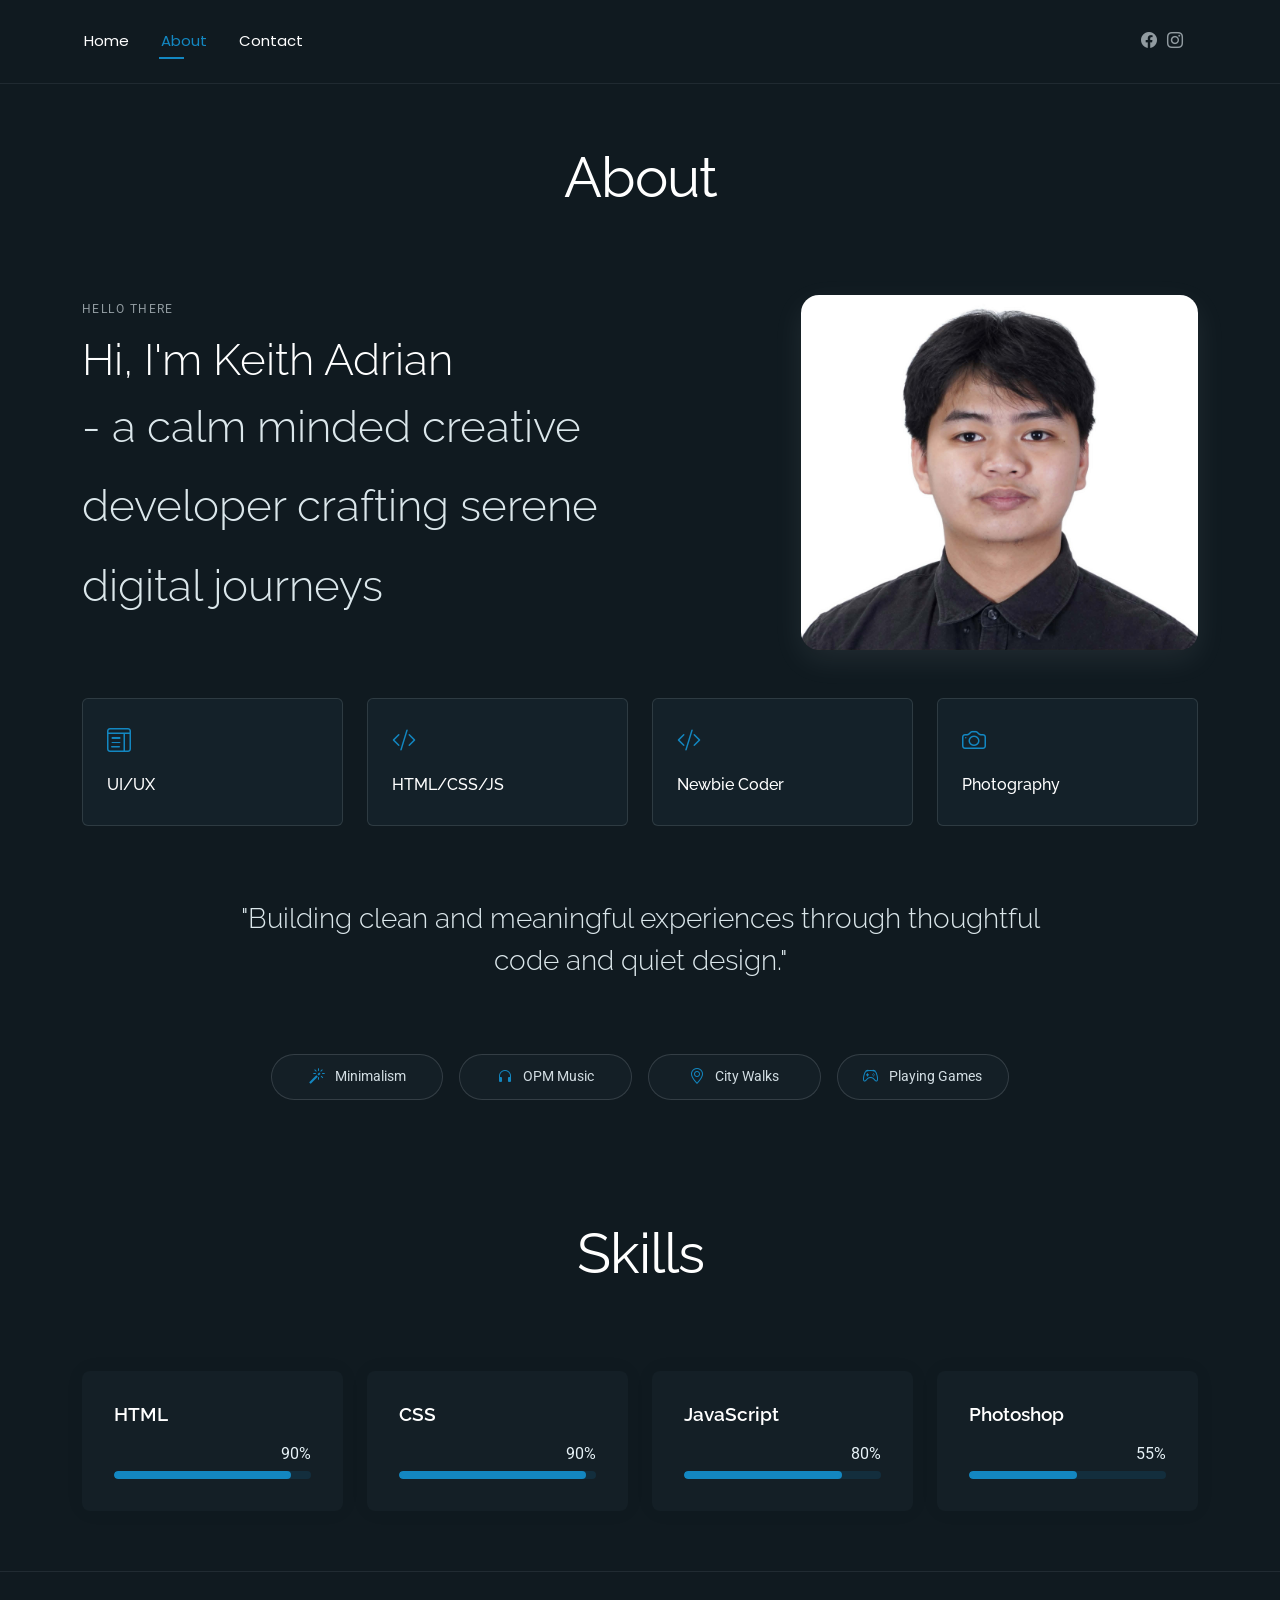
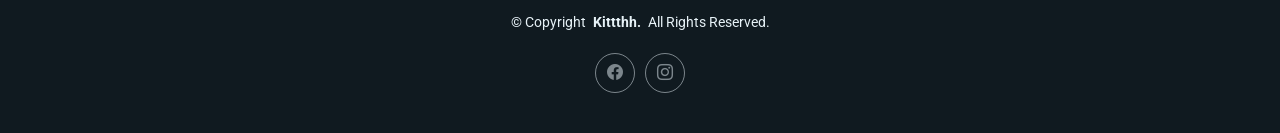
<file: team/Keith Portfolio/about.html>
<!DOCTYPE html>
<html lang="en">

<head>
  <meta charset="utf-8">
  <meta content="width=device-width, initial-scale=1.0" name="viewport">
  <title>Keith Portfolio</title>
  <meta name="description" content="">
  <meta name="keywords" content="">



  <!-- Fonts -->
  <link href="https://fonts.googleapis.com" rel="preconnect">
  <link href="https://fonts.gstatic.com" rel="preconnect" crossorigin>
  <link
    href="https://fonts.googleapis.com/css2?family=Roboto:ital,wght@0,100;0,300;0,400;0,500;0,700;0,900;1,100;1,300;1,400;1,500;1,700;1,900&family=Poppins:ital,wght@0,100;0,200;0,300;0,400;0,500;0,600;0,700;0,800;0,900;1,100;1,200;1,300;1,400;1,500;1,600;1,700;1,800;1,900&family=Raleway:ital,wght@0,100;0,200;0,300;0,400;0,500;0,600;0,700;0,800;0,900;1,100;1,200;1,300;1,400;1,500;1,600;1,700;1,800;1,900&display=swap"
    rel="stylesheet">

  <!-- Vendor CSS Files -->
  <link href="assets/vendor/bootstrap/css/bootstrap.min.css" rel="stylesheet">
  <link href="assets/vendor/bootstrap-icons/bootstrap-icons.css" rel="stylesheet">
  <link href="assets/vendor/aos/aos.css" rel="stylesheet">
  <link href="assets/vendor/swiper/swiper-bundle.min.css" rel="stylesheet">
  <link href="assets/vendor/glightbox/css/glightbox.min.css" rel="stylesheet">

  <!-- Main CSS File -->
  <link href="assets/css/main.css" rel="stylesheet">

</head>

<body class="about-page">

  <header id="header" class="header d-flex align-items-center light-background sticky-top">
    <div class="container position-relative d-flex align-items-center justify-content-between">



      <nav id="navmenu" class="navmenu">
        <ul>
          <li><a href="index.html">Home</a></li>
          <li><a href="about.html" class="active">About</a></li>

          <li><a href="contact.html">Contact</a></li>
        </ul>
        <i class="mobile-nav-toggle d-xl-none bi bi-list"></i>
      </nav>

      <div class="header-social-links">
        <a href="https://www.facebook.com/Kittthh" class="facebook"><i class="bi bi-facebook"></i></a>
        <a href="https://www.instagram.com/kittchupp_/" class="instagram"><i class="bi bi-instagram"></i></a>
      </div>

    </div>
  </header>

  <main class="main">

    <!-- About Section -->
    <section id="about" class="about section">

      <!-- Section Title -->
      <div class="container section-title" data-aos="fade-up">
        <h2>About</h2>
      </div><!-- End Section Title -->

      <div class="container" data-aos="fade-up" data-aos-delay="100">

        <!-- Intro + Photo -->
        <div class="row align-items-center justify-content-between gy-5 mb-5">
          <div class="col-lg-7" data-aos="fade-right" data-aos-delay="150">
            <div class="intro-content">
              <span class="eyebrow">Hello there</span>
              <h2 class="headline">Hi, I'm Keith Adrian
                <p>- a calm minded creative developer crafting serene
                  digital journeys</p>
              </h2>


            </div>
          </div>

          <div class="col-lg-5" data-aos="zoom-in" data-aos-delay="250">
            <figure class="profile-figure text-center text-lg-end">
              <img src="assets/img/profile/profile-square-11.jpg" alt="Pogii" class="img-fluid profile-photo">
            </figure>
          </div>
        </div>
        <!-- End Intro + Photo -->

        <!-- Skills Grid -->
        <div class="mb-5">
          <div class="row g-4">
            <div class="col-6 col-md-4 col-lg-3" data-aos="fade-up" data-aos-delay="120">
              <div class="skill-item">
                <i class="bi bi-layout-text-window"></i>
                <h3>UI/UX</h3>
              </div>
            </div>
            <div class="col-6 col-md-4 col-lg-3" data-aos="fade-up" data-aos-delay="180">
              <div class="skill-item">
                <i class="bi bi-code-slash"></i>
                <h3>HTML/CSS/JS</h3>
              </div>
            </div>
            <div class="col-6 col-md-4 col-lg-3" data-aos="fade-up" data-aos-delay="240">
              <div class="skill-item">
                <i class="bi bi-code-slash"></i>
                <h3>Newbie Coder</h3>
              </div>
            </div>
            <div class="col-6 col-md-4 col-lg-3" data-aos="fade-up" data-aos-delay="300">
              <div class="skill-item">
                <i class="bi bi-camera"></i>
                <h3>Photography</h3>
              </div>
            </div>
          </div>
        </div>
        <!-- End Skills Grid -->

        <!-- Quote -->
        <blockquote class="personal-quote text-center mb-5" data-aos="fade-down" data-aos-delay="200">
          <p>"Building clean and meaningful experiences through thoughtful code and quiet design."</p>
        </blockquote>
        <!-- End Quote -->

        <!-- Fun Facts -->
        <div class="row g-3 justify-content-center">
          <div class="col-6 col-md-3 col-lg-2" data-aos="zoom-in" data-aos-delay="120">
            <div class="fact-pill">
              <i class="bi bi-magic"></i>
              <span>Minimalism</span>
            </div>
          </div>
          <div class="col-6 col-md-3 col-lg-2" data-aos="zoom-in" data-aos-delay="160">
            <div class="fact-pill">
              <i class="bi bi-headphones"></i>
              <span>OPM Music</span>
            </div>
          </div>
          <div class="col-6 col-md-3 col-lg-2" data-aos="zoom-in" data-aos-delay="200">
            <div class="fact-pill">
              <i class="bi bi-geo-alt"></i>
              <span>City Walks</span>
            </div>
          </div>
          <div class="col-6 col-md-3 col-lg-2" data-aos="zoom-in" data-aos-delay="240">
            <div class="fact-pill">
              <i class="bi bi-controller"></i>
              <span>Playing Games</span>
            </div>
          </div>
        </div>
        <!-- End Fun Facts -->

      </div>

    </section><!-- /About Section -->

    <!-- Skills Section -->
    <section id="skills" class="skills section">

      <!-- Section Title -->
      <div class="container section-title" data-aos="fade-up">
        <h2>Skills</h2>
      </div><!-- End Section Title -->

      <div class="container" data-aos="fade-up" data-aos-delay="100">

        <div class="row g-4 skills-animation">

          <div class="col-md-6 col-lg-3" data-aos="fade-up" data-aos-delay="100">
            <div class="skill-box">
              <h3>HTML</h3>
              <span class="text-end d-block">90%</span>
              <div class="progress">
                <div class="progress-bar" role="progressbar" aria-valuenow="90" aria-valuemin="0" aria-valuemax="100">
                </div>
              </div>
            </div>
          </div>

          <div class="col-md-6 col-lg-3" data-aos="fade-up" data-aos-delay="200">
            <div class="skill-box">
              <h3>CSS</h3>
              <span class="text-end d-block">90%</span>
              <div class="progress">
                <div class="progress-bar" role="progressbar" aria-valuenow="95" aria-valuemin="0" aria-valuemax="100">
                </div>
              </div>
            </div>
          </div>

          <div class="col-md-6 col-lg-3" data-aos="fade-up" data-aos-delay="300">
            <div class="skill-box">
              <h3>JavaScript</h3>
              <span class="text-end d-block">80%</span>
              <div class="progress">
                <div class="progress-bar" role="progressbar" aria-valuenow="80" aria-valuemin="0" aria-valuemax="100">
                </div>
              </div>
            </div>
          </div>

          <div class="col-md-6 col-lg-3" data-aos="fade-up" data-aos-delay="400">
            <div class="skill-box">
              <h3>Photoshop</h3>
              <span class="text-end d-block">55%</span>
              <div class="progress">
                <div class="progress-bar" role="progressbar" aria-valuenow="55" aria-valuemin="0" aria-valuemax="100">
                </div>
              </div>
            </div>
          </div>

        </div>

      </div>

    </section><!-- /Skills Section -->



  </main>

  <footer id="footer" class="footer">

    <div class="container">
      <div class="copyright text-center ">
        <p>© <span>Copyright</span> <strong class="px-1 sitename">Kittthh.</strong> <span>All Rights
            Reserved.<br></span>
        </p>
      </div>
      <div class="social-links d-flex justify-content-center">
        <a href="https://www.facebook.com/Kittthh"><i class="bi bi-facebook"></i></a>
        <a href="https://www.instagram.com/kittchupp_/"><i class="bi bi-instagram"></i></a>


      </div>

  </footer>

  <!-- Scroll Top -->
  <a href="#" id="scroll-top" class="scroll-top d-flex align-items-center justify-content-center"><i
      class="bi bi-arrow-up-short"></i></a>

  <!-- Preloader -->
  <div id="preloader"></div>

  <!-- Vendor JS Files -->
  <script src="assets/vendor/bootstrap/js/bootstrap.bundle.min.js"></script>
  <script src="assets/vendor/aos/aos.js"></script>
  <script src="assets/vendor/typed.js/typed.umd.js"></script>
  <script src="assets/vendor/waypoints/noframework.waypoints.js"></script>
  <script src="assets/vendor/purecounter/purecounter_vanilla.js"></script>
  <script src="assets/vendor/swiper/swiper-bundle.min.js"></script>
  <script src="assets/vendor/imagesloaded/imagesloaded.pkgd.min.js"></script>
  <script src="assets/vendor/isotope-layout/isotope.pkgd.min.js"></script>
  <script src="assets/vendor/glightbox/js/glightbox.min.js"></script>

  <!-- Main JS File -->
  <script src="assets/js/main.js"></script>

</body>

</html>
</file>
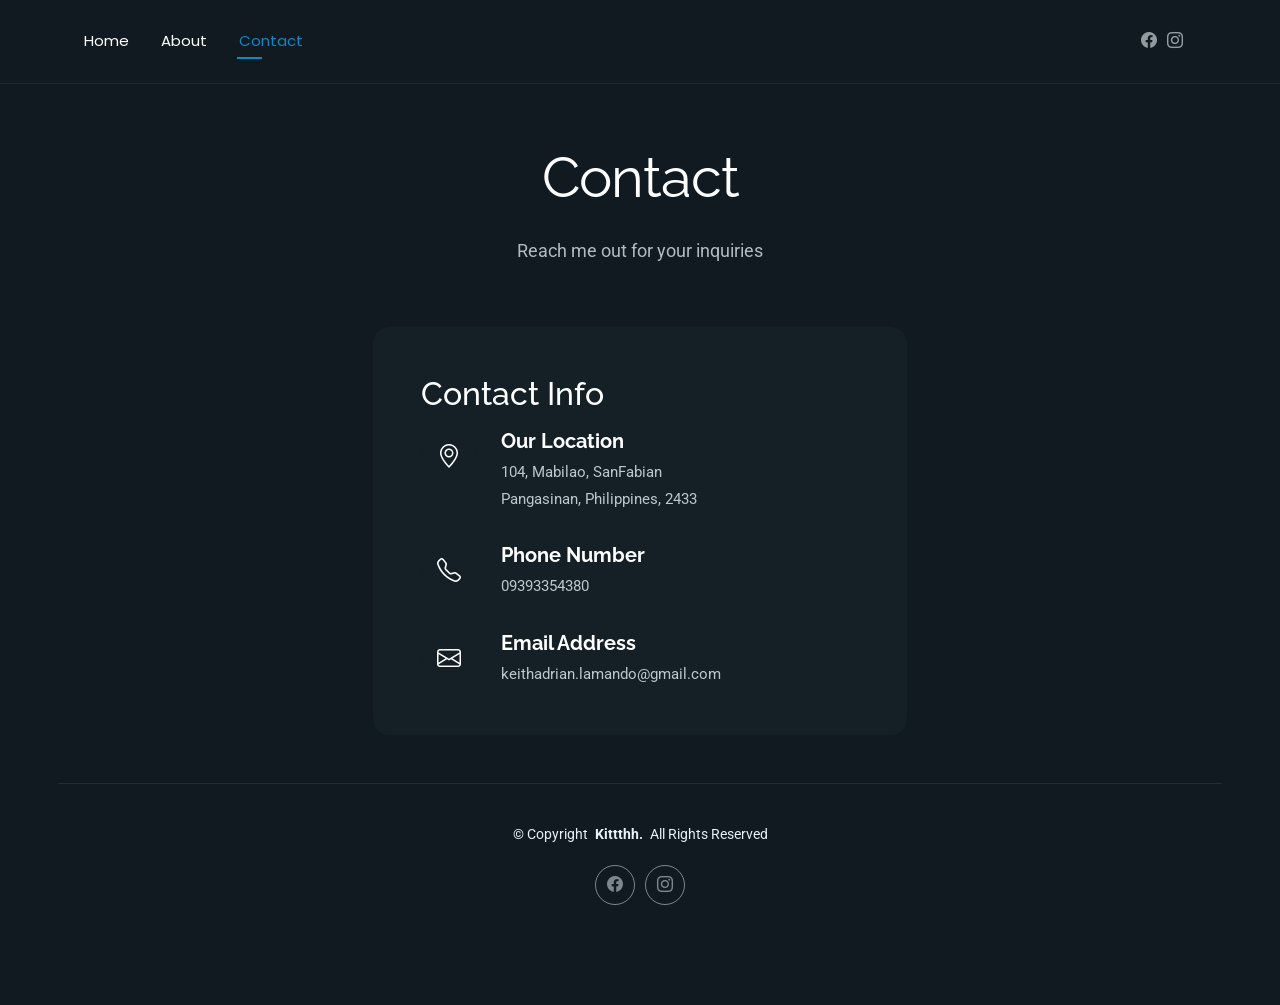
<file: team/Keith Portfolio/contact.html>
<!DOCTYPE html>
<html lang="en">

<head>
  <meta charset="utf-8">
  <meta content="width=device-width, initial-scale=1.0" name="viewport">
  <title>Keith Portfolio</title>
  <meta name="description" content="">
  <meta name="keywords" content="">



  <!-- Fonts -->
  <link href="https://fonts.googleapis.com" rel="preconnect">
  <link href="https://fonts.gstatic.com" rel="preconnect" crossorigin>
  <link
    href="https://fonts.googleapis.com/css2?family=Roboto:ital,wght@0,100;0,300;0,400;0,500;0,700;0,900;1,100;1,300;1,400;1,500;1,700;1,900&family=Poppins:ital,wght@0,100;0,200;0,300;0,400;0,500;0,600;0,700;0,800;0,900;1,100;1,200;1,300;1,400;1,500;1,600;1,700;1,800;1,900&family=Raleway:ital,wght@0,100;0,200;0,300;0,400;0,500;0,600;0,700;0,800;0,900;1,100;1,200;1,300;1,400;1,500;1,600;1,700;1,800;1,900&display=swap"
    rel="stylesheet">

  <!-- Vendor CSS Files -->
  <link href="assets/vendor/bootstrap/css/bootstrap.min.css" rel="stylesheet">
  <link href="assets/vendor/bootstrap-icons/bootstrap-icons.css" rel="stylesheet">
  <link href="assets/vendor/aos/aos.css" rel="stylesheet">
  <link href="assets/vendor/swiper/swiper-bundle.min.css" rel="stylesheet">
  <link href="assets/vendor/glightbox/css/glightbox.min.css" rel="stylesheet">

  <!-- Main CSS File -->
  <link href="assets/css/main.css" rel="stylesheet">
</head>

<body class="contact-page">

  <header id="header" class="header d-flex align-items-center light-background sticky-top">
    <div class="container position-relative d-flex align-items-center justify-content-between">


      <nav id="navmenu" class="navmenu">
        <ul>
          <li><a href="index.html">Home</a></li>
          <li><a href="about.html">About</a></li>

          <li><a href="contact.html" class="active">Contact</a></li>
        </ul>
        <i class="mobile-nav-toggle d-xl-none bi bi-list"></i>
      </nav>

      <div class="header-social-links">
        <a href="https://www.facebook.com/Kittthh" class="facebook"><i class="bi bi-facebook"></i></a>
        <a href="https://www.instagram.com/kittchupp_/" class="instagram"><i class="bi bi-instagram"></i></a>

      </div>

    </div>
  </header>

  <main class="main">

    <!-- Contact Section -->
    <section id="contact" class="contact section">

      <!-- Section Title -->
      <div class="container section-title" data-aos="fade-up">
        <h2>Contact</h2>
        <p>Reach me out for your inquiries</p>
      </div><!-- End Section Title -->

      <div class="container" data-aos="fade-up" data-aos-delay="100">

        <div class="row g-4 g-lg-5 justify-content-center">
          <div class="col-lg-6 col-md-8">
            <div class="info-box" data-aos="fade-up" data-aos-delay="200">
              <h3>Contact Info</h3>

              <div class="info-item" data-aos="fade-up" data-aos-delay="300">
                <div class="icon-box">
                  <i class="bi bi-geo-alt"></i>
                </div>
                <div class="content">
                  <h4>Our Location</h4>
                  <p>104, Mabilao, SanFabian</p>
                  <p>Pangasinan, Philippines, 2433</p>
                </div>
              </div>

              <div class="info-item" data-aos="fade-up" data-aos-delay="400">
                <div class="icon-box">
                  <i class="bi bi-telephone"></i>
                </div>
                <div class="content">
                  <h4>Phone Number</h4>
                  <p>09393354380</p>
                </div>
              </div>

              <div class="info-item" data-aos="fade-up" data-aos-delay="500">
                <div class="icon-box">
                  <i class="bi bi-envelope"></i>
                </div>
                <div class="content">
                  <h4>Email Address</h4>
                  <p>keithadrian.lamando@gmail.com</p>
                </div>
              </div>
            </div>
          </div>



          <footer id="footer" class="footer">

            <div class="container">
              <div class="copyright text-center ">
                <p>© <span>Copyright</span> <strong class="px-1 sitename">Kittthh.</strong> <span>All Rights
                    Reserved<br></span>
                </p>
              </div>

              <div class="social-links d-flex justify-content-center">
                <a href="https://www.facebook.com/Kittthh" class="facebook"><i class="bi bi-facebook"></i></a>
                <a href="https://www.instagram.com/kittchupp_/" class="instagram"><i class="bi bi-instagram"></i></a>

              </div>
            </div>

          </footer>

          <!-- Scroll Top -->
          <a href="#" id="scroll-top" class="scroll-top d-flex align-items-center justify-content-center"><i
              class="bi bi-arrow-up-short"></i></a>

          <!-- Preloader -->
          <div id="preloader"></div>

          <!-- Vendor JS Files -->
          <script src="assets/vendor/bootstrap/js/bootstrap.bundle.min.js"></script>
          <script src="assets/vendor/aos/aos.js"></script>
          <script src="assets/vendor/typed.js/typed.umd.js"></script>
          <script src="assets/vendor/waypoints/noframework.waypoints.js"></script>
          <script src="assets/vendor/purecounter/purecounter_vanilla.js"></script>
          <script src="assets/vendor/swiper/swiper-bundle.min.js"></script>
          <script src="assets/vendor/imagesloaded/imagesloaded.pkgd.min.js"></script>
          <script src="assets/vendor/isotope-layout/isotope.pkgd.min.js"></script>
          <script src="assets/vendor/glightbox/js/glightbox.min.js"></script>

          <!-- Main JS File -->
          <script src="assets/js/main.js"></script>

</body>

</html>
</file>
<file: css/styles.css>
/* GLOBAL STYLES */
@import url('https://fonts.googleapis.com/css2?family=Playfair+Display:wght@400;600;700&family=Inter:wght@300;400;500;600&display=swap');

* {
  box-sizing: border-box;
  margin: 0;
  padding: 0;
  -webkit-tap-highlight-color: transparent;
}

:focus {
  outline: none;
}

::selection {
  background: rgba(200, 134, 10, 0.3);
  color: inherit;
}

:root {
  --cream: #F2EAD3;
  --cream-dark: #E8DFC4;
  --cream-light: #FAF6EE;
  --brown-dark: #2C1A0E;
  --brown-mid: #5C3D1E;
  --brown-light: #8B6340;
  --amber: #C8860A;
  --amber-light: #E5A020;
  --amber-dark: #9B6508;
  --text-dark: #1E1208;
  --text-mid: #4A3520;
  --text-light: #7A6248;
  --border: #D4C5A9;
  --shadow: rgba(44, 26, 14, 0.12);
  --shadow-heavy: rgba(44, 26, 14, 0.25);
  --nav-bg: #1A0F08;
  --white: #FFFFFF;
  --card-bg: #EDE4CC;
}

html {
  scroll-behavior: smooth;
}

body {
  font-family: 'Inter', sans-serif;
  background-color: var(--cream);
  color: var(--text-dark);
  min-height: 100vh;
}

/* NAVBAR */
.navbar {
  background-color: var(--nav-bg);
  padding: 0 48px;
  height: 60px;
  display: flex;
  align-items: center;
  justify-content: space-between;
  position: sticky;
  top: 0;
  z-index: 1000;
  box-shadow: 0 2px 20px rgba(0, 0, 0, 0.4);
}

.nav-logo {
  display: flex;
  align-items: center;
  gap: 8px;
  text-decoration: none;
  color: var(--cream);
}

.nav-logo-icon img {
  width: 36px;
  height: 36px;
  object-fit: contain;
  display: block;
  filter: brightness(0) invert(1);
  user-select: none;
}

.nav-logo-text {
  font-family: 'Playfair Display', serif;
  font-size: 20px;
  font-weight: 700;
  color: var(--cream);
  letter-spacing: 0.5px;
}

.nav-logo-sub {
  font-size: 9px;
  color: var(--amber-light);
  font-weight: 500;
  letter-spacing: 1.5px;
  text-transform: uppercase;
  display: block;
  line-height: 1;
}

.nav-links {
  display: flex;
  gap: 6px;
  list-style: none;
}

.nav-links a {
  text-decoration: none;
  color: #C9B99A;
  font-size: 13.5px;
  font-weight: 500;
  padding: 6px 14px;
  border-radius: 4px;
  transition: all 0.2s;
}

.nav-links a:hover,
.nav-links a.active {
  color: var(--cream);
  background: rgba(200, 134, 10, 0.2);
}

.nav-links a.active {
  color: var(--amber-light);
}

/* FOOTER */
.footer {
  background-color: var(--cream-light);
  border-top: 1px solid var(--border);
  padding: 40px 48px 20px;
}

.footer-inner {
  display: grid;
  grid-template-columns: 2fr 1fr 1fr;
  gap: 48px;
  max-width: 1100px;
  margin: 0 auto;
  padding-bottom: 28px;
  border-bottom: 1px solid var(--border);
}

.footer-logo {
  display: flex;
  align-items: center;
  gap: 8px;
  margin-bottom: 10px;
}

.footer-logo-img img {
  width: 50px;
  height: 50px;
  object-fit: contain;
  display: block;
}



.footer-logo-text {
  font-family: 'Playfair Display', serif;
  font-size: 18px;
  font-weight: 700;
  color: var(--text-dark);
}

.footer-brand p {
  font-size: 12.5px;
  color: var(--text-light);
  line-height: 1.7;
  max-width: 280px;
}

.footer-brand address {
  font-style: normal;
  font-size: 12px;
  color: var(--text-light);
  margin-top: 8px;
  line-height: 1.6;
}

.footer-social-icon {
  width: 24px;
  height: 24px;
  opacity: 0.7;
  transition: opacity 0.2s;
  filter: brightness(0);
  margin-top: 10px;
  display: block;
}


.footer-social-icon:hover {
  opacity: 1;
}

.footer-col h4 {
  font-family: 'Playfair Display', serif;
  font-size: 14px;
  font-weight: 700;
  color: var(--text-dark);
  margin-bottom: 12px;
}

.footer-col ul {
  list-style: none;
}

.footer-col ul li {
  margin-bottom: 7px;
}

.footer-col ul li a {
  text-decoration: none;
  color: var(--text-light);
  font-size: 12.5px;
  transition: color 0.2s;
}

.footer-col ul li a:hover {
  color: var(--amber);
}

.footer-bottom {
  text-align: center;
  font-size: 11.5px;
  color: var(--text-light);
  padding-top: 16px;
  max-width: 1100px;
  margin: 0 auto;
}

/* BUTTONS */
.btn {
  display: inline-flex;
  align-items: center;
  justify-content: center;
  gap: 6px;
  padding: 10px 24px;
  border-radius: 4px;
  font-family: 'Inter', sans-serif;
  font-size: 13.5px;
  font-weight: 600;
  cursor: pointer;
  transition: all 0.25s;
  text-decoration: none;
  border: none;
  letter-spacing: 0.5px;
}

.btn-primary {
  background: var(--amber);
  color: var(--white);
}

.btn-primary:hover {
  background: var(--amber-dark);
  transform: translateY(-1px);
  box-shadow: 0 4px 16px rgba(200, 134, 10, 0.4);
}

.btn-dark {
  background: var(--brown-dark);
  color: var(--cream);
}

.btn-dark:hover {
  background: var(--brown-mid);
  transform: translateY(-1px);
}

.btn-outline {
  background: transparent;
  border: 1.5px solid var(--amber);
  color: var(--amber);
}

.btn-outline:hover {
  background: var(--amber);
  color: var(--white);
}

/* FORM ELEMENTS */
.form-group {
  margin-bottom: 16px;
}

.form-label {
  display: block;
  font-size: 12px;
  font-weight: 600;
  color: var(--text-mid);
  margin-bottom: 5px;
  text-transform: uppercase;
  letter-spacing: 0.5px;
}

.form-control {
  width: 100%;
  padding: 9px 12px;
  border: 1.5px solid var(--border);
  border-radius: 4px;
  background: var(--cream-light);
  color: var(--text-dark);
  font-family: 'Inter', sans-serif;
  font-size: 13.5px;
  transition: border-color 0.2s, box-shadow 0.2s;
  outline: none;
}

.form-control:focus {
  border-color: var(--amber);
  box-shadow: 0 0 0 3px rgba(200, 134, 10, 0.12);
}

/* PAGE WRAPPER */
.page-wrapper {
  min-height: calc(100vh - 60px);
  display: flex;
  flex-direction: column;
}

.content-area {
  flex: 1;
}

/* MOBILE RESPONSIVENESS */
@media (max-width: 768px) {
  .navbar {
    padding: 0 20px;
  }

  .nav-links {
    position: fixed;
    top: 60px;
    left: 0;
    width: 100%;
    height: 0;
    background: var(--nav-bg);
    flex-direction: column;
    gap: 0;
    overflow: hidden;
    transition: all 0.3s ease;
    z-index: 999;
  }

  .nav-links.active {
    height: auto;
    padding: 20px 0;
    box-shadow: 0 10px 20px rgba(0,0,0,0.3);
  }

  .nav-links li {
    width: 100%;
    text-align: center;
  }

  .nav-links a {
    display: block;
    padding: 15px 0;
    font-size: 16px;
    border-radius: 0;
  }

  /* Hamburger Icon */
  .hamburger {
    display: flex;
    flex-direction: column;
    gap: 5px;
    cursor: pointer;
    z-index: 1001;
  }

  .hamburger span {
    display: block;
    width: 25px;
    height: 2px;
    background: var(--cream);
    transition: all 0.3s ease;
  }

  .hamburger.active span:nth-child(1) {
    transform: translateY(7px) rotate(45deg);
  }

  .hamburger.active span:nth-child(2) {
    opacity: 0;
  }

  .hamburger.active span:nth-child(3) {
    transform: translateY(-7px) rotate(-45deg);
  }

  /* Footer */
  .footer {
    padding: 40px 24px 20px;
  }

  .footer-inner {
    grid-template-columns: 1fr;
    gap: 32px;
    text-align: center;
  }

  .footer-brand p {
    margin: 0 auto;
  }

  .footer-logo {
    justify-content: center;
  }

  .footer-social-icon {
    margin: 10px auto 0;
  }
}

@media (min-width: 769px) {
  .hamburger {
    display: none;
  }

  .navbar {
    justify-content: center;
  }

  .nav-logo {
    position: absolute;
    left: 48px;
    top: 50%;
    transform: translateY(-50%);
  }

  .nav-links li:last-child {
    position: absolute;
    right: 48px;
    top: 50%;
    transform: translateY(-50%);
  }
}
</file>
<file: css/index.css>
/* LOGIN PAGE STYLES */
body {
  background: var(--cream);
  display: flex;
  align-items: center;
  justify-content: center;
  min-height: 100vh;
  position: relative;
  overflow: hidden;
}

body::before {
  content: '';
  position: fixed;
  inset: 0;
  background:
    radial-gradient(ellipse at 20% 50%, rgba(200, 134, 10, 0.06) 0%, transparent 60%),
    radial-gradient(ellipse at 80% 20%, rgba(92, 61, 30, 0.08) 0%, transparent 50%);
  pointer-events: none;
}

.login-card {
  background: var(--cream-light);
  border: 1px solid var(--border);
  border-radius: 12px;
  box-shadow: 0 8px 48px var(--shadow-heavy), 0 2px 12px var(--shadow);
  padding: 40px 48px 36px;
  width: 360px;
  position: relative;
  z-index: 1;
  animation: slideUp 0.5s ease;
}

@keyframes slideUp {
  from { opacity: 0; transform: translateY(24px); }
  to { opacity: 1; transform: translateY(0); }
}

.login-logo { text-align: center; margin-bottom: 28px; }

.login-logo-icon { display: flex; justify-content: center; margin-bottom: 12px; }

.login-logo-icon img {
  width: 56px;
  height: 56px;
  object-fit: cover;
  border-radius: 50%;
  border: 2px solid var(--amber);
  filter: sepia(0.35) saturate(1.3) brightness(0.92);
}

.login-logo-name {
  font-family: 'Playfair Display', serif;
  font-size: 22px;
  font-weight: 700;
  color: var(--text-dark);
  letter-spacing: 0.5px;
}

.login-logo-tagline {
  font-size: 10px;
  color: var(--amber);
  text-transform: uppercase;
  letter-spacing: 2px;
  font-weight: 600;
}

.login-title {
  font-size: 13px;
  font-weight: 700;
  text-transform: uppercase;
  letter-spacing: 1.5px;
  color: var(--text-mid);
  margin-bottom: 20px;
  text-align: center;
}

.login-divider {
  border: none;
  border-top: 1px solid var(--border);
  margin: 0 -48px 20px;
}

.forgot-link {
  display: block;
  text-align: right;
  font-size: 11.5px;
  color: var(--amber);
  text-decoration: none;
  margin-top: -8px;
  margin-bottom: 20px;
  transition: all 0.2s;
}

.forgot-link:hover { color: var(--amber-dark); text-decoration: underline; }

.btn-login {
  width: 100%;
  padding: 11px;
  background: var(--brown-dark);
  color: var(--cream);
  border: none;
  border-radius: 4px;
  font-size: 13px;
  font-weight: 700;
  letter-spacing: 2px;
  text-transform: uppercase;
  cursor: pointer;
  transition: all 0.25s;
  margin-bottom: 20px;
}

.btn-login:hover {
  background: var(--brown-mid);
  transform: translateY(-1px);
  box-shadow: 0 4px 16px var(--shadow-heavy);
}

.social-divider {
  display: flex;
  align-items: center;
  gap: 10px;
  margin-bottom: 16px;
  color: var(--text-light);
  font-size: 11.5px;
}

.social-divider::before, .social-divider::after {
  content: '';
  flex: 1;
  border-top: 1px solid var(--border);
}

.social-buttons { display: flex; justify-content: center; gap: 12px; margin-bottom: 20px; }

.social-btn {
  width: 40px;
  height: 40px;
  border-radius: 50%;
  border: 1.5px solid var(--border);
  background: var(--cream);
  display: flex;
  align-items: center;
  justify-content: center;
  cursor: pointer;
  font-size: 17px;
  transition: all 0.2s;
  text-decoration: none;
}

.social-btn:hover {
  border-color: var(--amber);
  background: var(--cream-dark);
  transform: translateY(-2px);
  box-shadow: 0 4px 12px var(--shadow);
}

.register-text { text-align: center; font-size: 12px; color: var(--text-light); }
.register-text a { color: var(--amber); text-decoration: none; font-weight: 600; }
.register-text a:hover { text-decoration: underline; }
</file>
<file: team/Stanley Salguet portfolio/style.css>
/* Reset and Base Styles */
* {
    margin: 0;
    padding: 0;
    box-sizing: border-box;
}

html {
    scroll-behavior: smooth;
}

body {
    font-family: 'Inter', 'Segoe UI', system-ui, sans-serif;
    line-height: 1.6;
    color: #1a365d;
    background: linear-gradient(135deg, #f8f9fa 0%, #e3f2fd 100%);
    overflow-x: hidden;
}

.container {
    max-width: 1200px;
    margin: 0 auto;
    padding: 0 20px;
}

/* Navigation */
#navbar {
    background: rgba(255, 255, 255, 0.95);
    backdrop-filter: blur(20px);
    box-shadow: 0 2px 20px rgba(0, 0, 0, 0.1);
    position: fixed;
    top: 0;
    width: 100%;
    z-index: 1000;
    transition: all 0.3s ease;
}

.nav-container {
    max-width: 1200px;
    margin: 0 auto;
    padding: 0 20px;
    display: flex;
    justify-content: space-between;
    align-items: center;
    height: 80px;
}

.nav-brand {
    font-size: 24px;
    font-weight: 900;
    color: #2563eb;
    letter-spacing: -0.02em;
}

.nav-links {
    display: flex;
    gap: 40px;
}

.nav-links a {
    color: #475569;
    text-decoration: none;
    font-weight: 600;
    font-size: 14px;
    letter-spacing: 0.05em;
    text-transform: uppercase;
    transition: all 0.3s ease;
    position: relative;
}

.nav-links a::after {
    content: '';
    position: absolute;
    bottom: -5px;
    left: 0;
    width: 0;
    height: 2px;
    background: linear-gradient(90deg, #2563eb, #3b82f6);
    transition: width 0.3s ease;
}

.nav-links a:hover::after,
.nav-links a.active::after {
    width: 100%;
}

.nav-links a:hover {
    color: #2563eb;
    transform: translateY(-2px);
}

/* Hero Section */
.hero-section {
    min-height: 100vh;
    display: flex;
    align-items: center;
    background: linear-gradient(135deg, #dbeafe 0%, #bfdbfe 50%, #93c5fd 100%);
    padding: 120px 0 80px;
}

.hero-content {
    display: grid;
    grid-template-columns: 1fr 1fr;
    gap: 80px;
    align-items: center;
    max-width: 1200px;
    margin: 0 auto;
    padding: 0 20px;
}

.hero-text {
    text-align: left;
}

.hero-greeting {
    display: block;
    font-size: 24px;
    color: #64748b;
    margin-bottom: 10px;
    font-weight: 500;
}

.hero-name {
    display: block;
    font-size: clamp(48px, 8vw, 80px);
    font-weight: 900;
    color: #1e40af;
    line-height: 0.9;
    letter-spacing: -0.02em;
    margin-bottom: 20px;
}

.hero-subtitle {
    font-size: 24px;
    color: #475569;
    margin-bottom: 40px;
    font-weight: 500;
}

.hero-buttons {
    display: flex;
    gap: 20px;
}

.btn {
    padding: 16px 32px;
    border-radius: 50px;
    font-weight: 600;
    text-decoration: none;
    transition: all 0.3s ease;
    display: inline-flex;
    align-items: center;
    gap: 8px;
    font-size: 16px;
    text-transform: uppercase;
    letter-spacing: 0.05em;
}

.btn-primary {
    background: linear-gradient(135deg, #2563eb, #3b82f6);
    color: white;
    box-shadow: 0 8px 25px rgba(37, 99, 235, 0.3);
}

.btn-primary:hover {
    transform: translateY(-3px);
    box-shadow: 0 12px 35px rgba(37, 99, 235, 0.4);
}

.btn-secondary {
    background: transparent;
    color: #2563eb;
    border: 2px solid #2563eb;
}

.btn-secondary:hover {
    background: #2563eb;
    color: white;
    transform: translateY(-3px);
}

.hero-image {
    display: flex;
    justify-content: center;
}

.image-container {
    position: relative;
}

.profile-img {
    width: 400px;
    height: 400px;
    border-radius: 20px;
    object-fit: cover;
    box-shadow: 0 20px 60px rgba(0, 0, 0, 0.15);
    transition: all 0.3s ease;
}

.profile-img:hover {
    transform: scale(1.05) rotate(2deg);
}

.image-overlay {
    position: absolute;
    top: -20px;
    left: -20px;
    right: -20px;
    bottom: -20px;
    background: linear-gradient(135deg, #2563eb, #3b82f6);
    border-radius: 30px;
    z-index: -1;
    opacity: 0.1;
}

/* Section Headers */
.section-header {
    text-align: center;
    margin-bottom: 60px;
}

.section-header h2 {
    font-size: 48px;
    font-weight: 900;
    color: #1e40af;
    margin-bottom: 10px;
    position: relative;
    display: inline-block;
}

.section-header h2::after {
    content: '';
    position: absolute;
    bottom: -10px;
    left: 50%;
    transform: translateX(-50%);
    width: 80px;
    height: 4px;
    background: linear-gradient(90deg, #2563eb, #3b82f6);
    border-radius: 2px;
}

.section-subtitle {
    font-size: 18px;
    color: #64748b;
    font-weight: 500;
}

/* About Section */
.about-section {
    padding: 120px 0;
    background: white;
}

.about-content {
    display: grid;
    grid-template-columns: 1fr 1fr;
    gap: 80px;
    align-items: center;
}

.about-image {
    display: flex;
    justify-content: center;
}

.about-profile-img {
    width: 350px;
    height: 350px;
    border-radius: 20px;
    object-fit: cover;
    box-shadow: 0 20px 60px rgba(0, 0, 0, 0.1);
}

.about-text h3 {
    font-size: 32px;
    color: #1e40af;
    margin-bottom: 20px;
    font-weight: 700;
}

.about-text p {
    font-size: 18px;
    color: #475569;
    margin-bottom: 20px;
    line-height: 1.7;
}

.about-stats {
    display: grid;
    grid-template-columns: repeat(3, 1fr);
    gap: 30px;
    margin-top: 40px;
}

.stat {
    text-align: center;
    padding: 30px 20px;
    background: linear-gradient(135deg, #f8fafc, #f1f5f9);
    border-radius: 15px;
    border: 1px solid #e2e8f0;
}

.stat-number {
    display: block;
    font-size: 36px;
    font-weight: 900;
    color: #2563eb;
    margin-bottom: 5px;
}

.stat-label {
    font-size: 14px;
    color: #64748b;
    font-weight: 600;
    text-transform: uppercase;
    letter-spacing: 0.05em;
}

/* Skills Section */
.skills-section {
    padding: 120px 0;
    background: linear-gradient(135deg, #f8fafc 0%, #f1f5f9 100%);
}

.skills-grid {
    display: grid;
    grid-template-columns: repeat(auto-fit, minmax(300px, 1fr));
    gap: 40px;
}

.skill-card {
    background: white;
    padding: 40px 30px;
    border-radius: 20px;
    text-align: center;
    box-shadow: 0 10px 30px rgba(0, 0, 0, 0.1);
    transition: all 0.3s ease;
    border: 1px solid #e2e8f0;
}

.skill-card:hover {
    transform: translateY(-10px);
    box-shadow: 0 20px 50px rgba(0, 0, 0, 0.15);
    border-color: #2563eb;
}

.skill-icon {
    font-size: 48px;
    margin-bottom: 20px;
    display: block;
}

.skill-card h3 {
    font-size: 24px;
    color: #1e40af;
    margin-bottom: 15px;
    font-weight: 700;
}

.skill-card p {
    color: #64748b;
    font-size: 16px;
    line-height: 1.6;
}

/* Contact Section */
.contact-section {
    padding: 120px 0;
    background: white;
}

.contact-content {
    display: grid;
    grid-template-columns: 1fr 1fr;
    gap: 80px;
}

.contact-info {
    display: flex;
    flex-direction: column;
    gap: 30px;
}

.contact-item {
    display: flex;
    align-items: center;
    gap: 20px;
    padding: 20px;
    background: #f8fafc;
    border-radius: 15px;
    border: 1px solid #e2e8f0;
}

.contact-icon {
    font-size: 32px;
    width: 60px;
    height: 60px;
    display: flex;
    align-items: center;
    justify-content: center;
    background: linear-gradient(135deg, #2563eb, #3b82f6);
    color: white;
    border-radius: 12px;
}

.contact-item h4 {
    font-size: 18px;
    color: #1e40af;
    margin-bottom: 5px;
    font-weight: 700;
}

.contact-item p {
    color: #64748b;
    font-size: 16px;
}

.contact-form {
    background: #f8fafc;
    padding: 40px;
    border-radius: 20px;
    border: 1px solid #e2e8f0;
}

.form-group {
    margin-bottom: 20px;
}

.form-group input,
.form-group textarea {
    width: 100%;
    padding: 15px 20px;
    border: 2px solid #e2e8f0;
    border-radius: 10px;
    font-size: 16px;
    font-family: inherit;
    transition: all 0.3s ease;
    background: white;
}

.form-group input:focus,
.form-group textarea:focus {
    outline: none;
    border-color: #2563eb;
    box-shadow: 0 0 0 3px rgba(37, 99, 235, 0.1);
}

.form-group textarea {
    resize: vertical;
    min-height: 120px;
}

/* Footer */
footer {
    background: #1e293b;
    color: #cbd5e1;
    padding: 60px 0 30px;
    text-align: center;
}

footer .container {
    display: flex;
    justify-content: space-between;
    align-items: center;
    flex-wrap: wrap;
    gap: 20px;
}

footer p {
    font-size: 16px;
    margin: 0;
}

.social-links {
    display: flex;
    gap: 30px;
}

.social-link {
    color: #cbd5e1;
    text-decoration: none;
    font-weight: 600;
    transition: color 0.3s ease;
}

.social-link:hover {
    color: #2563eb;
}

/* Responsive Design */
@media (max-width: 1024px) {
    .hero-content,
    .about-content,
    .contact-content {
        grid-template-columns: 1fr;
        gap: 60px;
    }

    .hero-name {
        font-size: clamp(36px, 12vw, 60px);
    }

    .about-stats {
        grid-template-columns: repeat(2, 1fr);
    }

    .skills-grid {
        grid-template-columns: repeat(auto-fit, minmax(250px, 1fr));
    }
}

@media (max-width: 768px) {
    .nav-container {
        flex-direction: column;
        height: auto;
        padding: 20px;
    }

    .nav-brand {
        margin-bottom: 20px;
    }

    .nav-links {
        gap: 20px;
    }

    .hero-section {
        padding: 100px 0 60px;
    }

    .hero-content {
        gap: 40px;
    }

    .profile-img {
        width: 300px;
        height: 300px;
    }

    .about-profile-img {
        width: 280px;
        height: 280px;
    }

    .about-stats {
        grid-template-columns: 1fr;
    }

    .skills-grid {
        grid-template-columns: 1fr;
    }

    .contact-content {
        gap: 40px;
    }

    .contact-form {
        padding: 30px 20px;
    }

    footer .container {
        flex-direction: column;
        text-align: center;
    }

    .social-links {
        justify-content: center;
    }
}

@media (max-width: 480px) {
    .hero-buttons {
        flex-direction: column;
        align-items: center;
    }

    .btn {
        width: 200px;
        justify-content: center;
    }

    .section-header h2 {
        font-size: 36px;
    }

    .contact-item {
        flex-direction: column;
        text-align: center;
        gap: 15px;
    }
}
</file>
<file: team/JC portfolio/JC portfolio/style.css>
html { 
    scroll-behavior: smooth; 
}

body {
    margin: 0;
    padding: 0;
    background-color: #000000;
    background: radial-gradient(circle at center, #00080a 0%, #000000 100%);
    color: #e2e8f0;
    font-family: 'Inter', 'Segoe UI', system-ui, sans-serif;
    line-height: 1.8;
    text-align: center;
    overflow-x: hidden;
}

#navbar {
    background-color: rgba(0, 0, 0, 0.9);
    backdrop-filter: blur(30px);
    padding: 25px;
    position: sticky;
    top: 0;
    z-index: 100;
    border-bottom: 1px solid #001a1a;
    display: flex;
    justify-content: center;
}

#navbar a {
    color: #475569;
    text-decoration: none;
    margin: 0 30px;
    font-size: 14px;
    letter-spacing: 0.2em;
    text-transform: uppercase;
    font-weight: 700;
    transition: 0.3s ease;
}

#navbar a:hover {
    color: #00f2ff;
    text-shadow: 0 0 15px rgba(0, 242, 255, 0.6);
}

@media (max-width: 600px) {
    #navbar a {
        margin: 0 15px;
        font-size: 12px;
    }
    
    #home {
        flex-direction: column;
        text-align: center;
        padding-top: 50px;
    }

    .profile-img {
        margin-right: 0 !important;
        margin-bottom: 40px;
        width: 200px !important;
        height: 200px !important;
    }
}

#home {
    min-height: 100vh;
    display: flex;
    justify-content: center;
    align-items: center;
    padding: 0 40px;
}

.huge-title {
    font-size: clamp(45px, 10vw, 110px);
    color: #ffffff;
    font-weight: 900;
    line-height: 0.9;
    margin: 0;
    letter-spacing: -0.04em;
}

.wrapper {
    max-width: 850px;
    margin: auto;
    padding: 160px 24px;
}

h2 {
    color: #00f2ff;
    font-size: 32px;
    margin-bottom: 40px;
    text-transform: uppercase;
    letter-spacing: 0.3em;
    font-weight: 900;
}

p {
    font-size: 20px;
    color: #cbd5e1;
}

.profile-img {
    width: 320px;
    height: 320px;
    border-radius: 50%;
    border: 3px solid #001a1a;
    margin-right: 80px;
    object-fit: cover;
    filter: none;
}

.skills-list {
    list-style: none;
    padding: 0;
    display: flex;
    flex-wrap: wrap;
    justify-content: center;
    gap: 20px;
}

.skills-list li {
    background: #000000;
    padding: 18px 40px;
    border-radius: 10px;
    border: 1px solid #001a1a;
    color: #ffffff;
    font-size: 16px;
    font-weight: 700;
    letter-spacing: 0.1em;
    text-transform: uppercase;
    transition: 0.3s ease;
}

.skills-list li:hover {
    background: #00080a;
    border-color: #00f2ff;
    color: #00f2ff;
    transform: translateY(-5px);
}

.line {
    border: 0;
    height: 1px;
    background: linear-gradient(to right, transparent, #001a1a, transparent);
    margin: 0;
}

footer {
    padding: 140px 24px;
    color: #1e293b;
    font-size: 14px;
    letter-spacing: 0.5em;
    text-align: center;
    text-transform: uppercase;
}
</file>
<file: css/about.css>
/* ABOUT PAGE */
.about-hero {
  padding: 60px 48px 40px;
  max-width: 1100px;
  margin: 0 auto;
  display: grid;
  grid-template-columns: 1fr 1fr;
  gap: 60px;
  align-items: center;
}

.about-eyebrow {
  font-size: 11px;
  text-transform: uppercase;
  letter-spacing: 3px;
  color: var(--amber);
  font-weight: 600;
  margin-bottom: 12px;
}

.about-title {
  font-family: 'Playfair Display', serif;
  font-size: 36px;
  font-weight: 700;
  color: var(--text-dark);
  line-height: 1.2;
  margin-bottom: 18px;
}

.about-title span { color: var(--amber); }

.about-desc {
  font-size: 14px;
  color: var(--text-mid);
  line-height: 1.85;
  margin-bottom: 14px;
}

.about-stats {
  display: flex;
  gap: 32px;
  margin-top: 28px;
}

.stat-item { text-align: center; }

.stat-number {
  font-family: 'Playfair Display', serif;
  font-size: 30px;
  font-weight: 700;
  color: var(--amber);
  display: block;
}

.stat-label {
  font-size: 12px;
  color: var(--text-light);
  text-transform: uppercase;
  letter-spacing: 1px;
}

.about-image-stack {
  position: relative;
  height: 340px;
}

.about-img-main {
  width: 75%;
  height: 280px;
  object-fit: cover;
  border-radius: 10px;
  box-shadow: 0 12px 40px var(--shadow-heavy);
  position: absolute;
  right: 0;
  top: 0;
}

.about-img-accent {
  width: 52%;
  height: 200px;
  object-fit: cover;
  border-radius: 10px;
  box-shadow: 0 8px 28px var(--shadow-heavy);
  position: absolute;
  left: 0;
  bottom: 0;
  border: 4px solid var(--cream);
}

/* TEAM SECTION */
.team-section {
  background: var(--brown-dark);
  padding: 80px 48px;
  width: 100%;
}

.team-inner {
  max-width: 1100px;
  margin: 0 auto;
}

.team-title {
  font-family: 'Playfair Display', serif;
  font-size: 32px;
  font-weight: 700;
  color: var(--cream);
  text-align: center;
  margin-bottom: 48px;
}

.team-title::after {
  content: '';
  display: block;
  width: 50px;
  height: 3px;
  background: var(--amber);
  margin: 14px auto 0;
  border-radius: 2px;
}

.team-grid {
  display: flex;
  flex-wrap: wrap;
  gap: 24px;
  justify-content: center;
}

.team-card {
  text-decoration: none;
  background: rgba(255, 255, 255, 0.03);
  border: 1px solid rgba(200, 134, 10, 0.15);
  border-radius: 12px;
  overflow: hidden;
  transition: all 0.3s cubic-bezier(0.4, 0, 0.2, 1);
  cursor: pointer;
  flex: 0 0 calc(33.333% - 16px);
  min-width: 280px;
  display: flex;
  flex-direction: column;
  align-items: center;
  text-align: center;
}


.team-card:hover {
  background: rgba(255, 255, 255, 0.07);
  transform: translateY(-8px);
  box-shadow: 0 16px 40px rgba(0, 0, 0, 0.3);
  border-color: rgba(200, 134, 10, 0.4);
}

.team-photo {
  width: 180px;
  height: 180px;
  margin-top: 32px;
  border-radius: 50%;
  border: 3px solid var(--amber);
  background: linear-gradient(135deg, #3A2618 0%, #2C1A0E 100%);
  position: relative;
  overflow: hidden;
  box-shadow: 0 8px 24px rgba(0,0,0,0.2);
}

.team-photo img {
  width: 100%;
  height: 100%;
  object-fit: cover;
  display: block;
  transition: transform 0.6s ease;
}

.team-card:hover .team-photo img {
  transform: scale(1.05);
}

.team-info { padding: 24px; width: 100%; }

.team-name {
  font-family: 'Playfair Display', serif;
  font-size: 17px;
  font-weight: 700;
  color: var(--cream);
  margin-bottom: 6px;
}

.team-role {
  font-size: 12px;
  color: var(--amber-light);
  font-weight: 600;
  text-transform: uppercase;
  letter-spacing: 1px;
  margin-bottom: 10px;
}

.team-bio {
  font-size: 13px;
  color: #A89880;
  line-height: 1.6;
}

/* GALLERY */
.gallery-section {
  padding: 60px 48px;
  max-width: 1100px;
  margin: 0 auto;
}

.gallery-title {
  font-family: 'Playfair Display', serif;
  font-size: 32px;
  font-weight: 700;
  color: var(--text-dark);
  text-align: center;
  margin-bottom: 40px;
}

.gallery-title::after {
  content: '';
  display: block;
  width: 50px;
  height: 3px;
  background: var(--amber);
  margin: 14px auto 0;
  border-radius: 2px;
}

.gallery-grid {
  display: grid;
  grid-template-columns: repeat(4, 1fr);
  grid-template-rows: repeat(2, 180px);
  gap: 16px;
}

.gallery-item {
  border-radius: 12px;
  background: var(--border);
  overflow: hidden;
  cursor: pointer;
  transition: all 0.3s cubic-bezier(0.4, 0, 0.2, 1);
  position: relative;
  box-shadow: 0 4px 12px rgba(0,0,0,0.05);
}

.gallery-item img {
  width: 100%;
  height: 100%;
  object-fit: cover;
  display: block;
  transition: transform 0.6s ease;
}

.gallery-item:hover img { transform: scale(1.08); }
.gallery-item:hover { 
  transform: translateY(-4px); 
  box-shadow: 0 12px 32px var(--shadow-heavy); 
  z-index: 2;
}

.gallery-item.wide { grid-column: span 2; }
.gallery-item.tall { grid-row: span 2; }

.gallery-overlay {
  position: absolute;
  inset: 0;
  background: linear-gradient(to top, rgba(44,26,14,0.3), transparent);
  opacity: 0;
  transition: opacity 0.3s;
}

.gallery-item:hover .gallery-overlay { opacity: 1; }

/* MOBILE RESPONSIVENESS */
@media (max-width: 768px) {
  .about-hero {
    grid-template-columns: 1fr;
    padding: 40px 24px;
    gap: 40px;
    text-align: center;
  }

  .about-image-stack {
    height: 300px;
  }

  .about-stats {
    justify-content: center;
    gap: 24px;
  }

  .team-section {
    padding: 60px 24px;
  }

  .team-card {
    flex: 0 0 100%;
  }

  .gallery-section {
    padding: 40px 24px;
  }

  .gallery-grid {
    grid-template-columns: repeat(2, 1fr);
    grid-template-rows: auto;
    gap: 12px;
  }

  .gallery-item {
    height: 150px;
  }

  .gallery-item.wide, .gallery-item.tall {
    grid-column: span 1;
    grid-row: span 1;
  }
}
</file>
<file: css/account.css>
/* ACCOUNT PAGE STYLES */
.account-layout {
  display: grid;
  grid-template-columns: 260px 1fr;
  min-height: calc(100vh - 60px);
  background: var(--cream);
}

/* SIDEBAR */
.account-sidebar {
  background: var(--cream-light);
  border-right: 1px solid var(--border);
  padding: 36px 0;
  display: flex;
  flex-direction: column;
}

.sidebar-profile {
  text-align: center;
  padding: 0 24px 28px;
  border-bottom: 1px solid var(--border);
  margin-bottom: 16px;
}

.avatar {
  width: 72px;
  height: 72px;
  border-radius: 50%;
  background: linear-gradient(135deg, var(--amber-light), var(--amber-dark));
  display: flex;
  align-items: center;
  justify-content: center;
  margin: 0 auto 12px;
  overflow: hidden;
}


.avatar img {
  width: 100%;
  height: 100%;
  object-fit: cover;
  display: block;
}

.sidebar-name {
  font-family: 'Playfair Display', serif;
  font-size: 17px;
  font-weight: 700;
  color: var(--text-dark);
  margin-bottom: 3px;
}

.sidebar-email {
  font-size: 11.5px;
  color: var(--text-light);
}

.sidebar-points {
  display: inline-flex;
  align-items: center;
  gap: 5px;
  margin-top: 10px;
  background: rgba(200, 134, 10, 0.12);
  color: var(--amber-dark);
  font-size: 12px;
  font-weight: 600;
  padding: 4px 12px;
  border-radius: 20px;
  border: 1px solid rgba(200, 134, 10, 0.25);
}

.sidebar-points img {
  width: 16px;
  height: auto;
  filter: brightness(0);
  margin-right: 4px;
}

.sidebar-nav .nav-icon { 
  width: 24px; 
  display: flex;
  align-items: center;
  justify-content: center;
}

.sidebar-nav .nav-icon img {
  width: 18px;
  height: auto;
  filter: brightness(0);
  opacity: 0.7;
  transition: all 0.2s ease;
}

.sidebar-nav a:hover .nav-icon img,
.sidebar-nav a.active .nav-icon img {
  opacity: 1;
  transform: scale(1.1);
}


.sidebar-section-label {
  font-size: 10px;
  text-transform: uppercase;
  letter-spacing: 2px;
  color: var(--text-light);
  font-weight: 600;
  padding: 0 24px;
  margin-bottom: 8px;
}

.sidebar-nav { list-style: none; margin-bottom: 20px; }

.sidebar-nav a {
  display: flex;
  align-items: center;
  gap: 10px;
  padding: 10px 24px;
  text-decoration: none;
  color: var(--text-mid);
  font-size: 13.5px;
  font-weight: 500;
  transition: all 0.2s;
  border-left: 3px solid transparent;
}

.sidebar-nav a:hover { background: rgba(200, 134, 10, 0.07); color: var(--text-dark); }

.sidebar-nav a.active {
  background: rgba(200, 134, 10, 0.1);
  color: var(--amber-dark);
  border-left-color: var(--amber);
  font-weight: 600;
}

.sidebar-nav .nav-icon { font-size: 15px; width: 20px; text-align: center; }

.sidebar-logout { margin-top: auto; padding: 0 24px; }

.btn-logout {
  width: 100%;
  padding: 9px;
  background: transparent;
  border: 1.5px solid var(--border);
  border-radius: 4px;
  color: var(--text-light);
  font-size: 13px;
  cursor: pointer;
  transition: all 0.2s;
}

.btn-logout:hover {
  border-color: #C0392B;
  color: #C0392B;
  background: rgba(192, 57, 43, 0.05);
}

/* ===== MAIN CONTENT ===== */
.account-main { padding: 40px 52px; overflow-y: auto; }

.account-header {
  display: flex;
  align-items: center;
  justify-content: space-between;
  margin-bottom: 36px;
  padding-bottom: 20px;
  border-bottom: 1.5px solid var(--border);
}

.account-page-title {
  font-family: 'Playfair Display', serif;
  font-size: 24px;
  font-weight: 700;
  color: var(--text-dark);
}

.account-page-sub { font-size: 13px; color: var(--text-light); margin-top: 2px; }

.btn-edit {
  background: var(--amber);
  color: var(--white);
  padding: 9px 22px;
  border-radius: 4px;
  font-size: 13px;
  font-weight: 600;
  border: none;
  cursor: pointer;
  transition: all 0.2s;
  display: flex;
  align-items: center;
  gap: 6px;
}

.btn-edit:hover {
  background: var(--amber-dark);
  transform: translateY(-1px);
  box-shadow: 0 4px 14px rgba(200, 134, 10, 0.4);
}

.btn-edit img {
  width: 14px;
  height: auto;
  filter: brightness(0) invert(1); 
}

/* FORM & SECTIONS */
.form-section {
  background: var(--cream-light);
  border: 1px solid var(--border);
  border-radius: 8px;
  padding: 24px 28px;
  margin-bottom: 20px;
}

.form-section-title {
  font-family: 'Playfair Display', serif;
  font-size: 18px;
  font-weight: 700;
  color: var(--text-dark);
  margin-bottom: 20px;
  padding-bottom: 8px;
  border-bottom: 1px solid rgba(200, 134, 10, 0.15);
}

.form-row { display: grid; grid-template-columns: 1fr 1fr; gap: 16px; }

.form-row-3 {
  display: grid;
  grid-template-columns: 2fr 1fr 1fr;
  gap: 16px;
}

/* ORDER HISTORY */
.order-list { list-style: none; }

.order-item {
  display: flex;
  align-items: center;
  gap: 16px;
  padding: 14px 0;
  border-bottom: 1px solid rgba(212, 197, 169, 0.5);
}

.order-item:last-child { border-bottom: none; }

.order-icon {
  width: 48px;
  height: 48px;
  border-radius: 10px;
  background: linear-gradient(135deg, var(--amber-light), var(--amber));
  display: flex;
  align-items: center;
  justify-content: center;
  flex-shrink: 0;
  box-shadow: 0 4px 12px rgba(200, 134, 10, 0.2);
}

.order-icon img {
  width: 26px;
  height: auto;
  filter: brightness(0) invert(1);
}

.order-info { flex: 1; }

.order-name { font-size: 14px; font-weight: 600; color: var(--text-dark); margin-bottom: 2px; }

.order-date { font-size: 11.5px; color: var(--text-light); }

.order-status {
  font-size: 11px;
  font-weight: 700;
  padding: 3px 10px;
  border-radius: 20px;
  text-transform: uppercase;
  letter-spacing: 0.5px;
}

.status-complete {
  background: rgba(39, 174, 96, 0.12);
  color: #27AE60;
  border: 1px solid rgba(39, 174, 96, 0.25);
}

.status-pending {
  background: rgba(200, 134, 10, 0.12);
  color: var(--amber-dark);
  border: 1px solid rgba(200, 134, 10, 0.3);
}

.order-price { font-size: 15px; font-weight: 700; color: var(--text-dark); margin-left: 12px; }

/* POINTS CARD */
.points-card {
  background: linear-gradient(135deg, var(--brown-dark) 0%, var(--brown-mid) 100%);
  border-radius: 12px;
  padding: 32px;
  color: var(--cream);
  position: relative;
  overflow: hidden;
  box-shadow: 0 8px 32px rgba(44, 26, 14, 0.3);
}

.points-label {
  font-size: 11px;
  text-transform: uppercase;
  letter-spacing: 2px;
  color: var(--amber-light);
  margin-bottom: 10px;
}

.points-number {
  font-family: 'Playfair Display', serif;
  font-size: 52px;
  font-weight: 700;
  color: var(--cream);
  line-height: 1;
  margin-bottom: 10px;
}

.points-sub { 
  font-size: 14px; 
  color: #A89880; 
  display: flex;
  align-items: center;
  gap: 8px;
}

.points-sub img {
  width: 20px;
  height: auto;
  filter: brightness(0) invert(1) sepia(1) saturate(5) hue-rotate(10deg);
}


.points-bar-wrap { margin-top: 20px; }

.points-bar-label {
  display: flex;
  justify-content: space-between;
  font-size: 11.5px;
  color: #A89880;
  margin-bottom: 6px;
}

.points-bar { height: 6px; background: rgba(255, 255, 255, 0.15); border-radius: 3px; overflow: hidden; }

.points-fill {
  height: 100%;
  width: 58%;
  background: linear-gradient(90deg, var(--amber-light), var(--amber));
  border-radius: 3px;
  transition: width 1s ease;
}

/* PANE SWITCHING */
.account-pane { display: none; }
.account-pane.active { display: block; }

/* PAYMENT MODAL */
.payment-modal-overlay {
  position: fixed;
  inset: 0;
  background: rgba(0, 0, 0, 0.6);
  z-index: 2000;
  opacity: 0;
  visibility: hidden;
  transition: opacity 0.3s;
  backdrop-filter: blur(4px);
}

.payment-modal-overlay.active {
  opacity: 1;
  visibility: visible;
}

.payment-modal {
  position: fixed;
  top: 50%;
  left: 50%;
  transform: translate(-50%, -50%) scale(0.92);
  width: 95%;
  max-width: 480px;
  max-height: 85vh;
  background: var(--cream-light);
  border-radius: 12px;
  z-index: 2001;
  display: flex;
  flex-direction: column;
  box-shadow: 0 24px 64px rgba(0, 0, 0, 0.3);
  opacity: 0;
  visibility: hidden;
  transition: all 0.35s cubic-bezier(0.4, 0, 0.2, 1);
  overflow: hidden;
}

.payment-modal.active {
  opacity: 1;
  visibility: visible;
  transform: translate(-50%, -50%) scale(1);
}

.payment-modal-header {
  padding: 24px 28px 16px;
  border-bottom: 1px solid var(--border);
  display: flex;
  align-items: center;
  justify-content: space-between;
}

.payment-modal-header h2 {
  font-family: 'Playfair Display', serif;
  font-size: 22px;
  color: var(--text-dark);
}

.close-payment-modal-btn {
  background: transparent;
  border: none;
  font-size: 20px;
  color: var(--text-light);
  cursor: pointer;
  transition: color 0.2s;
  width: 32px;
  height: 32px;
  display: flex;
  align-items: center;
  justify-content: center;
  border-radius: 6px;
}

.close-payment-modal-btn:hover {
  color: var(--text-dark);
  background: rgba(0, 0, 0, 0.05);
}

.payment-modal-body {
  padding: 24px 28px 28px;
  overflow-y: auto;
}

.payment-modal-sub {
  font-size: 13.5px;
  color: var(--text-light);
  margin-bottom: 20px;
}

/* Payment Type Selection Cards */
.payment-type-options {
  display: flex;
  flex-direction: column;
  gap: 10px;
}

.payment-type-card {
  display: flex;
  align-items: center;
  gap: 14px;
  padding: 16px 18px;
  border: 1.5px solid var(--border);
  border-radius: 10px;
  cursor: pointer;
  transition: all 0.2s;
  background: var(--cream);
}

.payment-type-card:hover {
  border-color: var(--amber);
  background: rgba(200, 134, 10, 0.04);
  transform: translateY(-2px);
  box-shadow: 0 4px 16px var(--shadow);
}

.payment-type-icon {
  font-size: 28px;
  width: 48px;
  height: 48px;
  background: linear-gradient(135deg, rgba(200, 134, 10, 0.1), rgba(229, 160, 32, 0.15));
  border-radius: 10px;
  display: flex;
  align-items: center;
  justify-content: center;
  flex-shrink: 0;
}

.payment-type-info {
  flex: 1;
}

.payment-type-name {
  font-size: 15px;
  font-weight: 600;
  color: var(--text-dark);
}

.payment-type-desc {
  font-size: 12px;
  color: var(--text-light);
  margin-top: 2px;
}

.payment-type-arrow {
  font-size: 18px;
  color: var(--text-light);
  transition: transform 0.2s, color 0.2s;
}

.payment-type-card:hover .payment-type-arrow {
  transform: translateX(4px);
  color: var(--amber);
}

/* Payment Form (Card / E-Wallet) */
.payment-form {
  margin-top: 20px;
  padding-top: 20px;
  border-top: 1px solid var(--border);
  animation: slideDown 0.3s ease;
}

@keyframes slideDown {
  from {
    opacity: 0;
    transform: translateY(-10px);
  }
  to {
    opacity: 1;
    transform: translateY(0);
  }
}

.payment-form-title {
  font-family: 'Playfair Display', serif;
  font-size: 16px;
  font-weight: 700;
  color: var(--text-dark);
  margin-bottom: 16px;
}

/* Saved payment method card */
.saved-method-card {
  display: flex;
  align-items: center;
  gap: 16px;
  padding: 16px;
  background: var(--cream);
  border: 1px solid var(--border);
  border-radius: 8px;
  animation: slideDown 0.3s ease;
}

.saved-method-icon {
  font-size: 24px;
  width: 40px;
  height: 40px;
  background: linear-gradient(135deg, rgba(200, 134, 10, 0.1), rgba(229, 160, 32, 0.15));
  border-radius: 8px;
  display: flex;
  align-items: center;
  justify-content: center;
  flex-shrink: 0;
}

.saved-method-info {
  flex: 1;
}

.saved-method-name {
  font-weight: 600;
  font-size: 14px;
  color: var(--text-dark);
}

.saved-method-detail {
  font-size: 12px;
  color: var(--text-light);
  margin-top: 2px;
}

.remove-method-btn {
  background: transparent;
  border: 1px solid var(--border);
  width: 30px;
  height: 30px;
  border-radius: 6px;
  font-size: 14px;
  color: var(--text-light);
  cursor: pointer;
  display: flex;
  align-items: center;
  justify-content: center;
  flex-shrink: 0;
  transition: all 0.2s;
}

.remove-method-btn:hover {
  background: rgba(192, 57, 43, 0.08);
  border-color: #C0392B;
  color: #C0392B;
}

/* REWARDS GRID */
.rewards-section-title {
  font-family: 'Playfair Display', serif;
  font-size: 18px;
  font-weight: 700;
  color: var(--text-dark);
  margin: 32px 0 16px;
}

.rewards-grid {
  display: grid;
  grid-template-columns: repeat(3, 1fr);
  gap: 16px;
}

.reward-card {
  background: var(--cream-light);
  border: 1.5px solid var(--border);
  border-radius: 12px;
  padding: 20px 16px;
  text-align: center;
  transition: all 0.3s;
  display: flex;
  flex-direction: column;
  justify-content: space-between;
}

.reward-card:hover {
  border-color: var(--amber);
  transform: translateY(-4px);
  box-shadow: 0 8px 24px var(--shadow);
}

.reward-icon {
  font-size: 32px;
  margin-bottom: 12px;
}

.reward-name {
  font-size: 14px;
  font-weight: 700;
  color: var(--text-dark);
  margin-bottom: 4px;
}

.reward-points {
  font-size: 12px;
  font-weight: 600;
  color: var(--amber-dark);
  margin-bottom: 16px;
}

.btn-redeem {
  background: var(--amber);
  color: var(--white);
  border: none;
  padding: 8px 0;
  border-radius: 6px;
  font-size: 12px;
  font-weight: 700;
  cursor: pointer;
  transition: all 0.2s;
  width: 100%;
}

.btn-redeem:hover {
  background: var(--amber-dark);
}

.btn-redeem:disabled {
  background: #DDD3BA;
  cursor: not-allowed;
}

/* REORDER BUTTON */
.reorder-btn {
  background: transparent;
  color: var(--amber-dark);
  border: 1px solid var(--amber);
  padding: 5px 14px;
  border-radius: 6px;
  font-size: 11px;
  font-weight: 700;
  text-transform: uppercase;
  letter-spacing: 0.5px;
  cursor: pointer;
  transition: all 0.2s;
  white-space: nowrap;
}

.reorder-btn:hover {
  background: var(--amber);
  color: var(--white);
  box-shadow: 0 4px 12px rgba(200, 134, 10, 0.2);
  transform: translateY(-1px);
}

/* MOBILE RESPONSIVENESS */
@media (max-width: 768px) {
  .account-layout {
    grid-template-columns: 1fr;
    display: flex;
    flex-direction: column;
  }

  .account-sidebar {
    padding: 0;
    border-right: none;
    border-bottom: 1px solid var(--border);
    background: var(--cream-light);
    position: sticky;
    top: 60px;
    z-index: 100;
  }

  .sidebar-profile, .sidebar-section-label, .sidebar-logout {
    display: none;
  }

  .account-sidebar > div {
    padding: 0 !important;
  }

  .sidebar-nav {
    display: flex;
    overflow-x: auto;
    padding: 0 10px;
    margin-bottom: 0;
    -webkit-overflow-scrolling: touch;
    gap: 0;
  }

  .sidebar-nav::-webkit-scrollbar {
    display: none;
  }

  .sidebar-nav li {
    flex-shrink: 0;
  }

  .sidebar-nav a {
    border-left: none;
    border-bottom: 3px solid transparent;
    padding: 14px 16px;
    white-space: nowrap;
    font-size: 13px;
  }

  .sidebar-nav a .nav-icon {
    display: none; /* Hide icons on mobile row to save space */
  }

  .sidebar-nav a.active {
    background: transparent;
    border-bottom-color: var(--amber);
    color: var(--amber-dark);
  }

  .account-main {
    padding: 24px 16px;
  }

  .account-header {
    flex-direction: column;
    align-items: flex-start;
    gap: 16px;
    margin-bottom: 24px;
  }

  .account-page-title {
    font-size: 22px;
  }

  .form-section {
    padding: 20px 16px;
  }

  .form-row, .form-row-3 {
    grid-template-columns: 1fr;
    gap: 16px;
  }

  .order-item {
    flex-direction: column;
    align-items: flex-start;
    gap: 12px;
    padding: 20px 0;
  }

  .order-info {
    width: 100%;
  }

  .order-item > div:last-child {
    width: 100%;
    display: flex;
    flex-direction: row !important;
    justify-content: space-between;
    align-items: center !important;
    margin-top: 4px;
  }

  .reorder-btn {
    padding: 8px 16px;
    font-size: 12px;
  }

  .rewards-grid {
    grid-template-columns: 1fr;
  }

  .payment-type-card {
    padding: 12px;
  }

  .payment-modal {
    width: 90%;
    max-height: 80vh;
  }
}
</file>
<file: css/home.css>
/* HOME PAGE */

/* HERO */
.hero {
  display: grid;
  grid-template-columns: 1fr 1fr;
  min-height: 640px;
  background: var(--cream);
}

.hero-image {
  position: relative;
  overflow: hidden;
}

.hero-image img {
  width: 100%;
  height: 100%;
  object-fit: cover;
  display: block;
  filter: brightness(0.85);
  transition: transform 0.8s ease;
}

.hero-image:hover img {
  transform: scale(1.03);
}

.hero-content {
  padding: 80px 52px;
  display: flex;
  flex-direction: column;
  justify-content: center;
  align-items: center;
  text-align: center;
  background: linear-gradient(135deg, #FAF6EE 0%, #F0E6C8 100%);
}

.hero-eyebrow {
  font-size: 12px;
  text-transform: uppercase;
  letter-spacing: 3px;
  color: var(--amber);
  font-weight: 600;
  margin-bottom: 12px;
}

.hero-title {
  font-family: 'Playfair Display', serif;
  font-size: 72px;
  font-weight: 700;
  color: var(--text-dark);
  line-height: 1.1;
  margin-bottom: 24px;

}

.hero-title span {
  color: var(--amber);
  display: inline-block;
  position: relative;
  padding-bottom: 4px;
}

.hero-title span::after {
  content: '';
  position: absolute;
  left: 0;
  bottom: 0;
  width: 100%;
  height: 2px;
  background: var(--amber);
}

.hero-desc {
  font-size: 16px;
  color: var(--text-mid);
  line-height: 1.8;
  margin-bottom: 40px;
  max-width: 850px;
  text-align: justify;
}

.hero-btn {
  background: var(--amber);
  color: var(--white);
  padding: 14px 44px;
  border-radius: 4px;
  text-decoration: none;
  font-weight: 700;
  font-size: 15px;
  letter-spacing: 1px;
  text-transform: uppercase;
  transition: all 0.25s;
  display: inline-block;
  box-shadow: 0 4px 15px rgba(180, 115, 51, 0.25);
  text-align: center;
  width: 350px;
}

.hero-btn:hover {
  background: #965D28;
  transform: translateY(-2px);
  box-shadow: 0 8px 25px rgba(180, 115, 51, 0.4);
}

/* CATEGORY CARDS */
.categories {
  margin: 100px 48px 52px;
  padding: 52px 48px;
  background: var(--cream);
}

.section-title {
  font-family: 'Playfair Display', serif;
  font-size: 26px;
  font-weight: 700;
  color: var(--text-dark);
  margin-bottom: 28px;
  text-align: center;
}

.section-title::after {
  content: '';
  display: block;
  width: 48px;
  height: 3px;
  background: var(--amber);
  margin: 10px auto 0;
  border-radius: 2px;
}

.category-grid {
  display: grid;
  grid-template-columns: repeat(4, 1fr);
  gap: 20px;
  max-width: 1100px;
  margin: 0 auto;
}

.category-card {
  border-radius: 8px;
  overflow: hidden;
  border: 1px solid var(--border);
  background: var(--card-bg);
  cursor: pointer;
  transition: transform 0.25s, box-shadow 0.25s;
  text-decoration: none;
}

.category-card:hover {
  transform: translateY(-5px);
  box-shadow: 0 10px 32px var(--shadow);
}

.category-img {
  width: 100%;
  height: 300px;
  object-fit: cover;
  display: block;
  transition: transform 0.4s ease;
}

.category-card:hover .category-img {
  transform: scale(1.08);
}

.category-placeholder {
  width: 100%;
  height: 300px;
  background: linear-gradient(135deg, #DDD3BA 0%, #C9BC9F 100%);
  display: flex;
  align-items: center;
  justify-content: center;
  font-size: 40px;
}

.category-label {
  text-align: center;
  padding: 14px 12px;
  font-size: 12.5px;
  font-weight: 700;
  letter-spacing: 2.5px;
  text-transform: uppercase;
  color: var(--text-mid);
  background: var(--card-bg);
}

/* PROMO BANNER */
.promo-banner {
  position: relative;
  margin: 100px 48px 52px;
  border-radius: 10px;
  overflow: hidden;
  min-height: 280px;
  background: #0a0a0a;
  display: flex;
  align-items: center;
  cursor: pointer;
}

.promo-bg {
  position: absolute;
  inset: 0;
  background:
    radial-gradient(ellipse at 70% 50%, rgba(80, 200, 20, 0.15) 0%, transparent 60%),
    radial-gradient(ellipse at 30% 60%, rgba(200, 100, 10, 0.2) 0%, transparent 50%),
    linear-gradient(135deg, #0A0804 0%, #1A1005 50%, #0A120A 100%);
}


.promo-content {
  position: relative;
  z-index: 2;
  padding: 40px 52px;
  flex: 1;
}

.promo-eyebrow {
  font-size: 11px;
  text-transform: uppercase;
  letter-spacing: 3px;
  color: #6FCF2A;
  font-weight: 600;
  margin-bottom: 10px;
}

.promo-title {
  font-family: 'Playfair Display', serif;
  font-size: 48px;
  font-weight: 700;
  color: #FFFFFF;
  line-height: 1.1;
  text-shadow: 0 0 40px rgba(110, 207, 42, 0.5), 0 2px 8px rgba(0, 0, 0, 0.8);
  margin-bottom: 12px;
}

.promo-title span {
  color: #6FCF2A;
  text-shadow: 0 0 30px rgba(110, 207, 42, 0.8);
}

.promo-sub {
  font-size: 14px;
  color: #AAA;
  margin-bottom: 24px;
  max-width: 400px;
  line-height: 1.6;
}

.promo-btn {
  background: #6FCF2A;
  color: #0A0804;
  padding: 11px 28px;
  border-radius: 4px;
  text-decoration: none;
  font-weight: 700;
  font-size: 12px;
  letter-spacing: 2px;
  text-transform: uppercase;
  transition: all 0.25s;
  display: inline-block;
}

.promo-btn:hover {
  background: #82E033;
  transform: translateY(-2px);
  box-shadow: 0 6px 24px rgba(111, 207, 42, 0.5);
}

.promo-drink {
  position: relative;
  z-index: 2;
  padding: 20px 52px 20px 20px;
  display: flex;
  gap: 16px;
  align-items: flex-end;
}

.drink-cup {
  font-size: 80px;
  filter: drop-shadow(0 0 20px rgba(80, 220, 20, 0.6));
  line-height: 1;
}

/* MOBILE RESPONSIVENESS */
@media (max-width: 768px) {
  .hero {
    grid-template-columns: 1fr;
    min-height: auto;
  }

  .hero-image {
    height: 250px;
  }

  .hero-content {
    padding: 40px 24px;
  }

  .hero-title {
    font-size: 40px;
  }

  .hero-desc {
    max-width: 100%;
  }

  .categories {
    padding: 40px 20px;
  }

  .category-grid {
    grid-template-columns: repeat(2, 1fr);
    gap: 12px;
  }

  .category-img {
    height: 140px;
  }

  .promo-banner {
    margin: 0 20px 40px;
    flex-direction: column;
    min-height: auto;
    text-align: center;
  }

  .promo-content {
    padding: 32px 24px;
  }

  .promo-title {
    font-size: 36px;
  }

  .promo-sub {
    margin: 0 auto 24px;
  }

  .promo-drink {
    padding: 0 24px 32px;
    justify-content: center;
  }

  .drink-cup {
    font-size: 60px;
  }
}
</file>
<file: css/menu.css>
/* MENU PAGE */
.menu-page {
  padding: 48px;
  max-width: 1100px;
  margin: 0 auto;
}

.menu-page-title {
  font-family: 'Playfair Display', serif;
  font-size: 32px;
  font-weight: 700;
  color: var(--text-dark);
  margin-bottom: 8px;
}

.menu-page-title span {
  color: var(--amber);
}

.menu-subtitle {
  font-size: 14px;
  color: var(--text-light);
  margin-bottom: 32px;
}

/* TAB NAV */
.tab-nav {
  display: flex;
  gap: 0;
  border-bottom: 2px solid var(--border);
  margin-bottom: 40px;
}

.tab-btn {
  padding: 10px 28px;
  font-size: 13.5px;
  font-weight: 600;
  color: var(--text-light);
  background: transparent;
  border: none;
  border-bottom: 3px solid transparent;
  margin-bottom: -2px;
  cursor: pointer;
  transition: all 0.2s;
  letter-spacing: 0.3px;
}

.tab-btn:hover {
  color: var(--text-dark);
}

.tab-btn.active {
  color: var(--amber);
  border-bottom-color: var(--amber);
}

.tab-pane {
  display: none;
}

.tab-pane.active {
  display: block;
}

/* CATEGORY & GRID */
.menu-grid {
  display: grid;
  grid-template-columns: 1fr 1fr;
  gap: 36px;
}

.category-header {
  display: flex;
  align-items: center;
  gap: 10px;
  margin-bottom: 14px;
  padding-bottom: 8px;
  border-bottom: 1.5px solid var(--border);
}

.category-header .cat-icon {
  font-size: 18px;
  display: flex;
  align-items: center;
  justify-content: center;
  width: 24px;
  height: 24px;
}

.category-header .cat-icon img {
  width: 100%;
  height: 100%;
  object-fit: contain;
}

.category-header h3 {
  font-family: 'Playfair Display', serif;
  font-size: 17px;
  font-weight: 700;
  color: var(--text-dark);
}

.menu-items {
  list-style: none;
}

.menu-item {
  display: flex;
  align-items: center;
  justify-content: space-between;
  padding: 10px 8px;
  border-bottom: 1px solid rgba(212, 197, 169, 0.3);
  transition: background 0.15s;
  cursor: pointer;
  border-radius: 4px;
}

.menu-item:hover {
  background: rgba(200, 134, 10, 0.04);
}

.menu-item:last-child {
  border-bottom: none;
}

.item-name {
  font-size: 13.5px;
  font-weight: 500;
  color: var(--text-dark);
  display: flex;
  align-items: center;
  gap: 12px;
}

.menu-star {
  width: 16px;
  height: 16px;
  cursor: pointer;
  transition: transform 0.2s cubic-bezier(0.175, 0.885, 0.32, 1.275);
  user-select: none;
  flex-shrink: 0;
}

.menu-star:hover {
  transform: scale(1.2);
}

.menu-star:active {
  transform: scale(0.9);
}

.item-right {
  display: flex;
  align-items: center;
  gap: 12px;
}

.item-price-group {
  display: flex;
  align-items: center;
  gap: 16px;
}

.item-price-col {
  display: flex;
  flex-direction: column;
  align-items: center;
  gap: 4px;
}

.size-label {
  font-size: 9px;
  font-weight: 800;
  color: var(--text-light);
  text-transform: uppercase;
  letter-spacing: 0.5px;
}

.item-price {
  font-size: 13px;
  font-weight: 700;
  color: var(--amber);
}

.category-size-header {
  display: flex;
  justify-content: flex-end;
  padding-right: 110px;
  margin-bottom: -10px;
  gap: 20px;
}

.size-header-item {
  font-size: 10px;
  font-weight: 800;
  color: var(--text-light);
  text-transform: uppercase;
  letter-spacing: 1.5px;
  width: 45px;
  text-align: center;
}

.popular-badge {
  background: var(--amber);
  color: var(--white);
  font-size: 9px;
  font-weight: 700;
  text-transform: uppercase;
  letter-spacing: 0.8px;
  padding: 2px 6px;
  border-radius: 20px;
}

.menu-section-divider {
  margin: 40px 0 32px;
  display: flex;
  align-items: center;
  gap: 14px;
  color: var(--text-light);
  font-size: 12px;
  text-transform: uppercase;
  letter-spacing: 2px;
}

.menu-section-divider::before,
.menu-section-divider::after {
  content: '';
  flex: 1;
  height: 1px;
  background: var(--border);
}

/* BUDGET DEALS */
.deals-grid {
  display: grid;
  grid-template-columns: repeat(3, 1fr);
  gap: 20px;
}

.deal-card {
  background: var(--card-bg);
  border: 1px solid var(--border);
  border-radius: 8px;
  padding: 20px;
  text-align: center;
  transition: all 0.2s;
  cursor: pointer;
}

.deal-card:hover {
  transform: translateY(-4px);
  box-shadow: 0 8px 24px var(--shadow);
}

.deal-icon {
  font-size: 36px;
  margin-bottom: 10px;
}

.deal-name {
  font-family: 'Playfair Display', serif;
  font-size: 15px;
  font-weight: 700;
  color: var(--text-dark);
  margin-bottom: 6px;
}

.deal-desc {
  font-size: 12px;
  color: var(--text-light);
  line-height: 1.6;
  margin-bottom: 12px;
}

.deal-price {
  font-size: 20px;
  font-weight: 700;
  color: var(--amber);
}

.deal-original {
  font-size: 12px;
  color: var(--text-light);
  text-decoration: line-through;
}

/* CART & BUTTONS */
.add-cart-btn {
  background: var(--amber);
  color: var(--white);
  border: none;
  border-radius: 4px;
  width: 28px;
  height: 28px;
  display: flex;
  align-items: center;
  justify-content: center;
  font-size: 18px;
  cursor: pointer;
  transition: all 0.2s;
}

.add-cart-btn:hover {
  background: var(--amber-dark);
  transform: scale(1.05);
}

.add-cart-btn:active {
  transform: scale(0.95);
}

.add-cart-btn:hover {
  background: var(--amber-dark);
  transform: scale(1.05);
}

.add-cart-btn:active {
  transform: scale(0.95);
}

.deal-add-btn {
  width: auto;
  padding: 8px 16px;
  font-size: 13px;
  font-weight: 600;
  margin-top: 12px;
  border-radius: 20px;
  margin-left: auto;
  margin-right: auto;
}

/* CART WIDGET */
.cart-widget {
  position: fixed;
  bottom: 30px;
  right: 30px;
  background: var(--brown-dark);
  color: var(--cream);
  width: 60px;
  height: 60px;
  border-radius: 50%;
  display: flex;
  align-items: center;
  justify-content: center;
  box-shadow: 0 4px 16px var(--shadow-heavy);
  cursor: pointer;
  z-index: 1000;
  transition: transform 0.2s, background 0.2s;
}

.cart-widget:hover {
  transform: translateY(-4px);
  background: var(--brown-mid);
}

.cart-icon {
  font-size: 24px;
}

.cart-badge {
  position: absolute;
  top: -4px;
  right: -4px;
  background: var(--amber);
  color: var(--white);
  font-size: 12px;
  font-weight: 700;
  width: 22px;
  height: 22px;
  border-radius: 50%;
  display: flex;
  align-items: center;
  justify-content: center;
  border: 2px solid var(--cream);
}

/* CART SIDEBAR */
.cart-sidebar-overlay {
  position: fixed;
  inset: 0;
  background: rgba(0, 0, 0, 0.5);
  z-index: 1001;
  opacity: 0;
  visibility: hidden;
  transition: opacity 0.3s;
}

.cart-sidebar-overlay.active {
  opacity: 1;
  visibility: visible;
}

.cart-sidebar {
  position: fixed;
  top: 0;
  right: -400px;
  width: 100%;
  max-width: 360px;
  height: 100vh;
  background: var(--cream-light);
  box-shadow: -4px 0 24px rgba(0, 0, 0, 0.15);
  z-index: 1002;
  display: flex;
  flex-direction: column;
  transition: right 0.3s ease;
}

.cart-sidebar.active {
  right: 0;
}

.cart-header {
  padding: 24px;
  border-bottom: 1px solid var(--border);
  display: flex;
  align-items: center;
  justify-content: space-between;
}

.cart-header h2 {
  font-family: 'Playfair Display', serif;
  font-size: 22px;
  color: var(--text-dark);
}

.close-cart-btn {
  background: transparent;
  border: none;
  font-size: 20px;
  color: var(--text-light);
  cursor: pointer;
  transition: color 0.2s;
}

.close-cart-btn:hover {
  color: var(--text-dark);
}

.cart-items {
  flex: 1;
  overflow-y: auto;
  padding: 24px;
}

.cart-empty-msg {
  text-align: center;
  color: var(--text-light);
  font-size: 14px;
  margin-top: 40px;
}

.cart-item {
  display: flex;
  align-items: center;
  justify-content: space-between;
  margin-bottom: 16px;
  padding-bottom: 16px;
  border-bottom: 1px dashed var(--border);
}

.cart-item-info {
  flex: 1;
}

.cart-item-name {
  font-size: 14px;
  font-weight: 600;
  color: var(--text-dark);
  margin-bottom: 4px;
}

.cart-item-price {
  font-size: 13px;
  color: var(--amber);
}

.cart-item-controls {
  display: flex;
  align-items: center;
  gap: 10px;
  background: var(--cream);
  padding: 4px;
  border-radius: 4px;
  border: 1px solid var(--border);
}

.qty-btn {
  background: transparent;
  border: none;
  width: 24px;
  height: 24px;
  display: flex;
  align-items: center;
  justify-content: center;
  font-size: 16px;
  cursor: pointer;
  color: var(--text-dark);
}

.qty-btn:hover {
  background: var(--border);
  border-radius: 2px;
}

.qty {
  font-size: 13px;
  font-weight: 600;
  width: 20px;
  text-align: center;
}

.cart-footer {
  padding: 24px;
  border-top: 1px solid var(--border);
  background: var(--cream);
}

.cart-total {
  display: flex;
  justify-content: space-between;
  align-items: center;
  font-size: 18px;
  font-weight: 700;
  color: var(--text-dark);
  margin-bottom: 20px;
}

#cart-total-price {
  color: var(--amber);
}

.checkout-btn {
  width: 100%;
  padding: 14px;
  background: var(--brown-dark);
  color: var(--cream);
  border: none;
  border-radius: 4px;
  font-family: 'Inter', sans-serif;
  font-size: 14px;
  font-weight: 600;
  text-transform: uppercase;
  letter-spacing: 1px;
  cursor: pointer;
  transition: background 0.2s;
}

.checkout-btn:hover {
  background: var(--brown-mid);
}

/* CHECKOUT MODAL */
.checkout-overlay {
  position: fixed;
  inset: 0;
  background: rgba(0, 0, 0, 0.6);
  z-index: 2000;
  opacity: 0;
  visibility: hidden;
  transition: opacity 0.3s;
  backdrop-filter: blur(4px);
}

.checkout-overlay.active {
  opacity: 1;
  visibility: visible;
}

.checkout-modal {
  position: fixed;
  top: 50%;
  left: 50%;
  transform: translate(-50%, -50%) scale(0.92);
  width: 95%;
  max-width: 520px;
  max-height: 85vh;
  background: var(--cream-light);
  border-radius: 12px;
  z-index: 2001;
  display: flex;
  flex-direction: column;
  box-shadow: 0 24px 64px rgba(0, 0, 0, 0.3);
  opacity: 0;
  visibility: hidden;
  transition: all 0.35s cubic-bezier(0.4, 0, 0.2, 1);
}

.checkout-modal.active {
  opacity: 1;
  visibility: visible;
  transform: translate(-50%, -50%) scale(1);
}

.checkout-modal-header {
  padding: 24px 28px 16px;
  border-bottom: 1px solid var(--border);
  display: flex;
  align-items: center;
  justify-content: space-between;
}

.checkout-modal-header h2 {
  font-family: 'Playfair Display', serif;
  font-size: 22px;
  color: var(--text-dark);
}

.close-checkout-btn {
  background: transparent;
  border: none;
  font-size: 20px;
  color: var(--text-light);
  cursor: pointer;
  transition: color 0.2s;
  width: 32px;
  height: 32px;
  display: flex;
  align-items: center;
  justify-content: center;
  border-radius: 6px;
}

.close-checkout-btn:hover {
  color: var(--text-dark);
  background: rgba(0, 0, 0, 0.05);
}

.checkout-modal-body {
  flex: 1;
  overflow-y: auto;
  padding: 24px 28px;
}

/* Order Summary Section */
.checkout-section {
  margin-bottom: 28px;
}

.checkout-section:last-child {
  margin-bottom: 0;
}

.checkout-section-title {
  font-family: 'Playfair Display', serif;
  font-size: 15px;
  font-weight: 700;
  color: var(--text-dark);
  margin-bottom: 16px;
  display: flex;
  align-items: center;
  gap: 8px;
}

.checkout-section-icon {
  font-size: 16px;
}

.checkout-order-items {
  background: var(--cream);
  border: 1px solid var(--border);
  border-radius: 8px;
  overflow: hidden;
}

.checkout-order-item {
  display: flex;
  align-items: center;
  justify-content: space-between;
  padding: 12px 16px;
  border-bottom: 1px solid rgba(212, 197, 169, 0.4);
}

.checkout-order-item:last-child {
  border-bottom: none;
}

.checkout-item-left {
  display: flex;
  align-items: center;
  gap: 10px;
  flex: 1;
}

.checkout-item-qty {
  background: var(--amber);
  color: var(--white);
  font-size: 11px;
  font-weight: 700;
  width: 24px;
  height: 24px;
  border-radius: 6px;
  display: flex;
  align-items: center;
  justify-content: center;
  flex-shrink: 0;
}

.checkout-item-name {
  font-size: 13.5px;
  font-weight: 500;
  color: var(--text-dark);
}

.checkout-item-price {
  font-size: 13.5px;
  font-weight: 700;
  color: var(--amber);
  flex-shrink: 0;
}

.checkout-summary-row {
  display: flex;
  align-items: center;
  justify-content: space-between;
  padding: 8px 0;
  font-size: 13px;
  color: var(--text-mid);
}

.checkout-summary-total {
  margin-top: 12px;
  padding-top: 14px;
  border-top: 2px solid var(--border);
  font-size: 17px;
  font-weight: 700;
  color: var(--text-dark);
}

.checkout-summary-total span:last-child {
  color: var(--amber);
  font-size: 20px;
}

/* Points Earned */
.checkout-points-earned {
  display: flex;
  align-items: center;
  gap: 8px;
  margin-top: 14px;
  padding: 12px 16px;
  background: linear-gradient(135deg, rgba(200, 134, 10, 0.08), rgba(229, 160, 32, 0.12));
  border: 1px solid rgba(200, 134, 10, 0.2);
  border-radius: 8px;
  font-size: 13px;
  color: var(--text-mid);
}

.checkout-points-earned strong {
  color: var(--amber);
  font-size: 15px;
}

.points-star {
  font-size: 18px;
}

.points-note {
  font-size: 11px;
  color: var(--text-light);
  margin-left: auto;
}

/* Payment Methods */
.payment-methods {
  display: flex;
  flex-direction: column;
  gap: 10px;
}

.payment-option {
  display: flex;
  align-items: center;
  gap: 12px;
  padding: 14px 16px;
  border: 1.5px solid var(--border);
  border-radius: 8px;
  cursor: pointer;
  transition: all 0.2s;
  background: var(--cream);
}

.payment-option:hover {
  border-color: var(--amber-light);
  background: rgba(200, 134, 10, 0.04);
}

.payment-option input[type="radio"] {
  display: none;
}

.payment-option input[type="radio"]:checked~.payment-check {
  border-color: var(--amber);
  background: var(--amber);
}

.payment-option input[type="radio"]:checked~.payment-check::after {
  opacity: 1;
  transform: scale(1);
}

.payment-option:has(input:checked) {
  border-color: var(--amber);
  background: rgba(200, 134, 10, 0.06);
  box-shadow: 0 0 0 3px rgba(200, 134, 10, 0.1);
}

.payment-option-content {
  display: flex;
  align-items: center;
  gap: 12px;
  flex: 1;
}

.payment-icon {
  font-size: 24px;
  width: 40px;
  height: 40px;
  background: var(--cream-light);
  border-radius: 8px;
  display: flex;
  align-items: center;
  justify-content: center;
  flex-shrink: 0;
}

.payment-name {
  display: block;
  font-size: 14px;
  font-weight: 600;
  color: var(--text-dark);
}

.payment-desc {
  display: block;
  font-size: 11.5px;
  color: var(--text-light);
  margin-top: 2px;
}

.payment-check {
  width: 20px;
  height: 20px;
  border-radius: 50%;
  border: 2px solid var(--border);
  flex-shrink: 0;
  position: relative;
  transition: all 0.2s;
}

.payment-check::after {
  content: '✓';
  position: absolute;
  top: 50%;
  left: 50%;
  transform: translate(-50%, -50%) scale(0);
  color: var(--white);
  font-size: 11px;
  font-weight: 700;
  opacity: 0;
  transition: all 0.2s;
}

/* Checkout Footer */
.checkout-modal-footer {
  padding: 20px 28px;
  border-top: 1px solid var(--border);
  display: flex;
  flex-direction: column;
  gap: 12px;
  background: var(--cream);
  border-radius: 0 0 12px 12px;
}

.checkout-footer-actions {
  display: flex;
  align-items: center;
  justify-content: space-between;
  gap: 12px;
}

.checkout-error {
  display: flex;
  align-items: center;
  gap: 8px;
  padding: 10px 14px;
  background: rgba(192, 57, 43, 0.08);
  border: 1px solid rgba(192, 57, 43, 0.25);
  border-radius: 8px;
  font-size: 13px;
  color: #C0392B;
  line-height: 1.5;
  animation: shakeError 0.4s ease;
}

@keyframes shakeError {

  0%,
  100% {
    transform: translateX(0);
  }

  20% {
    transform: translateX(-6px);
  }

  40% {
    transform: translateX(6px);
  }

  60% {
    transform: translateX(-4px);
  }

  80% {
    transform: translateX(4px);
  }
}

.checkout-back-btn {
  font-size: 13px !important;
}

.checkout-place-btn {
  padding: 12px 32px !important;
  font-size: 14px !important;
  text-transform: uppercase;
  letter-spacing: 0.8px;
}

/* ORDER SUCCESS MODAL */
.order-success-overlay {
  position: fixed;
  inset: 0;
  background: rgba(0, 0, 0, 0.6);
  z-index: 3000;
  opacity: 0;
  visibility: hidden;
  transition: opacity 0.3s;
  backdrop-filter: blur(4px);
}

.order-success-overlay.active {
  opacity: 1;
  visibility: visible;
}

.order-success-modal {
  position: fixed;
  top: 50%;
  left: 50%;
  transform: translate(-50%, -50%) scale(0.92);
  width: 90%;
  max-width: 380px;
  background: var(--cream-light);
  border-radius: 16px;
  z-index: 3001;
  text-align: center;
  padding: 48px 32px 36px;
  box-shadow: 0 24px 64px rgba(0, 0, 0, 0.3);
  opacity: 0;
  visibility: hidden;
  transition: all 0.35s cubic-bezier(0.4, 0, 0.2, 1);
}

.order-success-modal.active {
  opacity: 1;
  visibility: visible;
  transform: translate(-50%, -50%) scale(1);
}

.success-icon {
  width: 72px;
  height: 72px;
  border-radius: 50%;
  background: linear-gradient(135deg, var(--amber), var(--amber-light));
  color: var(--white);
  font-size: 36px;
  font-weight: 700;
  display: flex;
  align-items: center;
  justify-content: center;
  margin: 0 auto 20px;
  animation: successPop 0.5s cubic-bezier(0.4, 0, 0.2, 1);
}

@keyframes successPop {
  0% {
    transform: scale(0);
  }

  60% {
    transform: scale(1.15);
  }

  100% {
    transform: scale(1);
  }
}

.success-title {
  font-family: 'Playfair Display', serif;
  font-size: 24px;
  color: var(--text-dark);
  margin-bottom: 10px;
}

.success-msg {
  font-size: 13.5px;
  color: var(--text-light);
  line-height: 1.6;
  margin-bottom: 28px;
}

/* Saved Sub Options */
.saved-sub-options {
  margin-top: -8px;
  margin-bottom: 12px;
  padding: 12px 16px;
  background: var(--cream);
  border: 1.5px solid var(--border);
  border-top: none;
  border-radius: 0 0 10px 10px;
  display: flex;
  flex-direction: column;
  gap: 8px;
  animation: slideDown 0.3s ease;
}

.sub-option-item {
  display: flex;
  align-items: center;
  gap: 12px;
  padding: 10px 12px;
  background: var(--cream-light);
  border: 1px solid var(--border);
  border-radius: 8px;
  cursor: pointer;
  transition: all 0.2s;
}

.sub-option-item:hover {
  border-color: var(--amber-light);
  background: var(--white);
}

.sub-option-item.selected {
  border-color: var(--amber);
  background: rgba(200, 134, 10, 0.05);
  box-shadow: 0 0 0 2px rgba(200, 134, 10, 0.1);
}

.sub-option-radio {
  width: 16px;
  height: 16px;
  border-radius: 50%;
  border: 2px solid var(--border);
  position: relative;
  transition: all 0.2s;
}

.sub-option-item.selected .sub-option-radio {
  border-color: var(--amber);
  background: var(--amber);
}

.sub-option-radio::after {
  content: '';
  position: absolute;
  top: 50%;
  left: 50%;
  transform: translate(-50%, -50%) scale(0);
  width: 6px;
  height: 6px;
  background: var(--white);
  border-radius: 50%;
  transition: all 0.2s;
}

.sub-option-item.selected .sub-option-radio::after {
  transform: translate(-50%, -50%) scale(1);
}

.sub-option-info {
  flex: 1;
}

.sub-option-name {
  font-size: 13px;
  font-weight: 600;
  color: var(--text-dark);
}

.sub-option-detail {
  font-size: 11px;
  color: var(--text-light);
}

.no-saved-msg {
  font-size: 12px;
  color: var(--text-light);
  text-align: center;
  padding: 10px;
}

/* PRODUCT MODAL */
.product-modal-overlay {
  position: fixed;
  inset: 0;
  background: rgba(0, 0, 0, 0.4);
  z-index: 2500;
  opacity: 0;
  visibility: hidden;
  transition: all 0.3s ease;
}

.product-modal-overlay.active {
  opacity: 1;
  visibility: visible;
}

.product-modal {
  position: fixed;
  top: 50%;
  left: 50%;
  transform: translate(-50%, -50%) scale(0.9);
  width: 90%;
  max-width: 800px;
  background: var(--cream);
  border-radius: 20px;
  z-index: 2501;
  opacity: 0;
  visibility: hidden;
  transition: all 0.4s cubic-bezier(0.4, 0, 0.2, 1);
  overflow: hidden;
  box-shadow: 0 30px 60px rgba(0, 0, 0, 0.15);
}

.product-modal.active {
  opacity: 1;
  visibility: visible;
  transform: translate(-50%, -50%) scale(1);
}

.product-modal-close {
  position: absolute;
  top: 20px;
  right: 20px;
  background: none;
  border: none;
  font-size: 28px;
  color: var(--text-dark);
  cursor: pointer;
  z-index: 2;
  width: 40px;
  height: 40px;
  display: flex;
  align-items: center;
  justify-content: center;
  border-radius: 50%;
  transition: background 0.2s;
}

.product-modal-close:hover {
  background: rgba(0, 0, 0, 0.05);
}

.product-modal-content {
  display: flex;
  height: 100%;
}

.product-modal-image {
  flex: 1;
  background: var(--brown-dark);
  display: flex;
  align-items: center;
  justify-content: center;
  padding: 40px;
}

.product-modal-image img {
  width: 100%;
  max-width: 300px;
  height: auto;
  object-fit: contain;
  filter: drop-shadow(0 15px 30px rgba(0, 0, 0, 0.3));
  border-radius: 10px;
}

.product-modal-info {
  flex: 1.2;
  padding: 60px 40px;
  display: flex;
  flex-direction: column;
}

.product-modal-info h2 {
  font-family: 'Playfair Display', serif;
  font-size: 32px;
  color: var(--text-dark);
  margin-bottom: 8px;
}

.product-modal-meta {
  display: flex;
  align-items: center;
  gap: 8px;
  color: var(--text-light);
  font-size: 14px;
  margin-bottom: 20px;
}

.info-icon {
  width: 18px;
  height: 18px;
  border: 1px solid var(--text-light);
  border-radius: 50%;
  display: flex;
  align-items: center;
  justify-content: center;
  font-size: 11px;
  cursor: help;
}

.product-modal-desc {
  font-size: 14.5px;
  line-height: 1.6;
  color: var(--text-mid);
  margin-bottom: 32px;
}

.product-modal-sizes {
  display: flex;
  flex-direction: column;
  gap: 16px;
  margin-top: auto;
}

.modal-size-row {
  display: flex;
  align-items: center;
  justify-content: space-between;
  padding: 12px 16px;
  background: var(--cream-light);
  border-radius: 12px;
  border: 1px solid var(--border);
}

.modal-size-label {
  font-weight: 700;
  font-size: 13px;
  text-transform: uppercase;
  letter-spacing: 0.5px;
}

.modal-size-price {
  font-weight: 600;
  color: var(--amber);
}

.modal-fav-btn {
  display: flex;
  align-items: center;
  gap: 10px;
  background: none;
  border: 1.5px solid var(--border);
  padding: 10px 18px;
  border-radius: 30px;
  font-size: 14px;
  font-weight: 600;
  color: var(--text-dark);
  cursor: pointer;
  transition: all 0.2s;
  margin-bottom: 30px;
  width: fit-content;
}

.modal-star-icon {
  width: 20px;
  height: 20px;
  transition: all 0.2s;
  flex-shrink: 0;
}

.modal-fav-btn:hover {
  background: var(--cream-light);
  border-color: var(--amber);
}

.modal-fav-btn.active {
  border-color: var(--amber);
  background: rgba(200, 134, 10, 0.05);
  color: var(--amber);
}

.modal-fav-btn.active .modal-star-icon {
  filter: drop-shadow(0 0 4px rgba(200, 134, 10, 0.3));
}

/* MOBILE RESPONSIVENESS */
@media (max-width: 768px) {
  .menu-page {
    padding: 32px 20px;
  }

  .menu-page-title {
    font-size: 28px;
  }

  .tab-nav {
    overflow-x: auto;
    white-space: nowrap;
    padding-bottom: 2px;
    margin-bottom: 32px;
    -webkit-overflow-scrolling: touch;
  }

  .tab-nav::-webkit-scrollbar {
    display: none;
  }

  .tab-btn {
    padding: 10px 20px;
    flex-shrink: 0;
  }

  .menu-grid {
    grid-template-columns: 1fr;
    gap: 32px;
  }

  .category-size-header {
    padding-right: 48px;
    gap: 16px;
  }

  .size-header-item {
    width: 35px;
    font-size: 9px;
  }

  .item-price-group {
    gap: 8px;
  }

  .item-name {
    width: 100%;
    font-size: 14.5px;
    gap: 12px;
    margin-bottom: 12px;
  }

  .menu-item {
    flex-direction: column;
    align-items: flex-start;
    padding: 20px 16px;
    gap: 0;
  }

  .item-right {
    width: 100%;
    margin-left: 0;
    gap: 12px;
    padding-top: 15px;
    border-top: 1px dashed rgba(212, 197, 169, 0.4);
    justify-content: space-between;
  }

  .item-price-group {
    display: flex;
    flex: 1;
    justify-content: space-between;
    gap: 16px;
  }

  .menu-star {
    width: 16px;
    height: 16px;
  }

  .deals-grid {
    grid-template-columns: 1fr;
  }

  .cart-sidebar {
    max-width: 100%;
    right: -100%;
  }

  .checkout-modal {
    width: 95%;
    max-height: 90vh;
  }

  .checkout-footer-actions {
    flex-direction: column-reverse;
    gap: 10px;
  }

  .checkout-footer-actions button {
    width: 100%;
  }

  /* Product Modal Mobile */
  .product-modal {
    max-height: 95vh;
    overflow-y: auto;
  }

  .product-modal-content {
    flex-direction: column;
  }

  .product-modal-image {
    padding: 30px;
    min-height: 200px;
  }

  .product-modal-image img {
    max-width: 150px;
  }

  .product-modal-info {
    padding: 30px 20px;
  }

  .product-modal-info h2 {
    font-size: 24px;
  }

  .product-modal-desc {
    font-size: 13.5px;
    margin-bottom: 24px;
  }

  .product-modal-close {
    background: var(--white);
    box-shadow: 0 4px 12px rgba(0, 0, 0, 0.1);
    top: 15px;
    right: 15px;
  }
}
</file>
<file: team/Justin portfolio/Justin.css>
@import url('https://fonts.googleapis.com/css2?family=Outfit:wght@300;400;600;700&display=swap');

:root {
    --bg-primary: #F5F5F0;
    --bg-secondary: #EBEBE6;
    --text-main: #2D2D2A;
    --text-muted: #6B6B66;
    --accent: #A68A64;
    --white: #FFFFFF;
    --transition: all 0.4s cubic-bezier(0.165, 0.84, 0.44, 1);
}

* {
    margin: 0;
    padding: 0;
    box-sizing: border-box;
}

body {
    font-family: 'Outfit', sans-serif;
    background-color: var(--bg-primary);
    color: var(--text-main);
    line-height: 1.6;
    overflow-x: hidden;
}

.container {
    max-width: 1200px;
    margin: 0 auto;
    padding: 0 2rem;
}

main {
    padding-top: 4rem;
}

/* --- Hero Section --- */
.hero {
    padding: 6rem 0;
    display: flex;
    align-items: center;
    gap: 4rem;
    min-height: 80vh;
}

.hero-content {
    flex: 1;
    animation: fadeInLeft 1.2s ease;
}

.hero-image {
    flex: 1;
    display: flex;
    justify-content: center;
    animation: fadeInRight 1.2s ease;
}

.profile-img-container {
    position: relative;
    width: 400px;
    height: 500px;
    background-color: var(--bg-secondary);
    border-radius: 20px;
    overflow: hidden;
    box-shadow: 0 20px 40px rgba(0, 0, 0, 0.05);
    transition: var(--transition);
}

.profile-img-container:hover {
    box-shadow: 0 30px 60px rgba(0, 0, 0, 0.1);
}

.profile-img-container img {
    width: 100%;
    height: 100%;
    object-fit: cover;
    filter: grayscale(20%) contrast(1.1);
}

.role-tag {
    display: inline-block;
    padding: 0.5rem 1rem;
    background: var(--bg-secondary);
    color: var(--accent);
    border-radius: 50px;
    font-size: 0.85rem;
    font-weight: 600;
    margin-bottom: 1.5rem;
    text-transform: uppercase;
    letter-spacing: 1px;
}

h1 {
    font-size: 4.5rem;
    font-weight: 700;
    line-height: 1.1;
    margin-bottom: 2rem;
    letter-spacing: -2px;
}

.bio {
    font-size: 1.2rem;
    color: var(--text-muted);
    max-width: 500px;
    margin-bottom: 3rem;
}

.skills-container {
    display: flex;
    flex-wrap: wrap;
    gap: 1rem;
}

.skill-pill {
    padding: 0.8rem 1.5rem;
    background: var(--white);
    border: 1px solid var(--bg-secondary);
    border-radius: 50px;
    font-size: 0.9rem;
    font-weight: 500;
    transition: var(--transition);
    cursor: default;
}

.skill-pill:hover {
    background: var(--accent);
    color: var(--white);
    border-color: var(--accent);
}

footer {
    padding: 6rem 0;
    background-color: var(--text-main);
    /* Dark grey/charcoal */
    color: var(--bg-primary);
    text-align: center;
}

.footer-contacts {
    display: flex;
    justify-content: center;
    gap: 2rem;
    margin-bottom: 2rem;
}

.contact-link {
    color: var(--bg-primary);
    text-decoration: none;
    font-weight: 500;
    font-size: 0.9rem;
    transition: var(--transition);
    opacity: 0.8;
    display: flex;
    flex-direction: column;
    align-items: center;
    gap: 0.8rem;
}

.contact-link img {
    width: 24px;
    height: 24px;
    filter: invert(1);
    transition: var(--transition);
}

.contact-link:hover {
    opacity: 1;
    color: var(--accent);
}

.contact-link:hover img {
    filter: invert(0.5) sepia(1) saturate(5) hue-rotate(10deg);
}


.footer-copyright {
    font-size: 0.85rem;
    opacity: 0.6;
}


@media (max-width: 992px) {
    .hero {
        flex-direction: column-reverse;
        text-align: center;
        padding: 4rem 0;
    }

    h1 {
        font-size: 3rem;
    }

    .bio {
        margin: 0 auto 3rem auto;
    }

    .skills-container {
        justify-content: center;
    }

    .profile-img-container {
        width: 300px;
        height: 380px;
    }
}
</file>
<file: team/Jyrus Barry Cuison/webcss.css>
:root {
    --bg-color: #050505;
    --text-main: #ffffff;
    --text-muted: #a1a1aa;
    --accent-1: #00f2fe;
    --accent-2: #4facfe;
    --card-bg: rgba(255, 255, 255, 0.03);
    --card-border: rgba(255, 255, 255, 0.08);
}

* {
    margin: 0;
    padding: 0;
    box-sizing: border-box;
    scroll-behavior: smooth;
}

body {
    background-color: var(--bg-color);
    color: var(--text-main);
    font-family: 'Inter', sans-serif;
    overflow-x: hidden;
    position: relative;
}

h1,
h2,
h3,
.logo,
.greeting {
    font-family: 'Outfit', sans-serif;
}

/* BACKGROUND GLOWS */
.bg-glow {
    position: absolute;
    border-radius: 50%;
    filter: blur(120px);
    z-index: -1;
    opacity: 0.5;
    animation: float 10s infinite alternate ease-in-out;
}

.glow-1 {
    top: -10%;
    left: -10%;
    width: 500px;
    height: 500px;
    background: radial-gradient(circle, rgba(79, 172, 254, 0.4), transparent 70%);
}

.glow-2 {
    bottom: 10%;
    right: -10%;
    width: 600px;
    height: 600px;
    background: radial-gradient(circle, rgba(0, 242, 254, 0.3), transparent 70%);
    animation-delay: -5s;
}

@keyframes float {
    0% {
        transform: translate(0, 0);
    }

    100% {
        transform: translate(50px, 50px);
    }
}

/* NAVBAR */
nav {
    position: fixed;
    width: 100%;
    top: 0;
    z-index: 100;
    padding: 20px 0;
    background: rgba(5, 5, 5, 0.6);
    backdrop-filter: blur(12px);
    border-bottom: 1px solid var(--card-border);
    transition: all 0.3s ease;
}

.nav-content {
    max-width: 1200px;
    margin: 0 auto;
    padding: 0 40px;
    display: flex;
    justify-content: space-between;
    align-items: center;
}

.logo {
    font-size: 24px;
    font-weight: 800;
    letter-spacing: 1px;
}

.logo span {
    color: var(--accent-1);
}

nav ul {
    display: flex;
    list-style: none;
    gap: 30px;
}

nav a {
    color: var(--text-muted);
    text-decoration: none;
    font-weight: 500;
    font-size: 15px;
    transition: 0.3s ease;
    position: relative;
}

nav a::after {
    content: '';
    position: absolute;
    bottom: -5px;
    left: 0;
    width: 0;
    height: 2px;
    background: linear-gradient(90deg, var(--accent-1), var(--accent-2));
    transition: width 0.3s ease;
}

nav a:hover {
    color: var(--text-main);
}

nav a:hover::after {
    width: 100%;
}

/* HERO */
.hero {
    min-height: 100vh;
    display: flex;
    align-items: center;
    max-width: 1200px;
    margin: 0 auto;
    padding: 0 40px;
    position: relative;
}

.hero-content {
    max-width: 700px;
    animation: slideUpFade 1s cubic-bezier(0.16, 1, 0.3, 1) forwards;
    opacity: 0;
    transform: translateY(40px);
}

.greeting {
    color: var(--accent-1);
    font-size: 18px;
    font-weight: 600;
    margin-bottom: 15px;
    letter-spacing: 2px;
    text-transform: uppercase;
}

.hero h1 {
    font-size: clamp(40px, 6vw, 72px);
    font-weight: 800;
    line-height: 1.1;
    margin-bottom: 20px;
}

.highlight {
    background: linear-gradient(135deg, var(--accent-1), var(--accent-2));
    -webkit-background-clip: text;
    -webkit-text-fill-color: transparent;
}

.subtitle {
    font-size: clamp(18px, 2vw, 24px);
    color: var(--text-muted);
    margin-bottom: 40px;
    max-width: 500px;
    line-height: 1.6;
}

.btn {
    display: inline-block;
    padding: 14px 32px;
    border-radius: 30px;
    font-weight: 600;
    text-decoration: none;
    transition: all 0.3s ease;
    font-family: 'Outfit', sans-serif;
}

.btn-primary {
    background: linear-gradient(135deg, var(--accent-1), var(--accent-2));
    color: #000;
    box-shadow: 0 10px 20px rgba(0, 242, 254, 0.2);
}

.btn-primary:hover {
    transform: translateY(-3px);
    box-shadow: 0 15px 25px rgba(0, 242, 254, 0.4);
}

/* ABOUT */
.about {
    padding: 120px 40px;
    max-width: 1200px;
    margin: 0 auto;
}

.section-title {
    margin-bottom: 60px;
}

.section-title h2 {
    font-size: 40px;
    font-weight: 800;
    margin-bottom: 10px;
}

.title-underline {
    width: 60px;
    height: 4px;
    background: linear-gradient(90deg, var(--accent-1), var(--accent-2));
    border-radius: 2px;
}

.about-container {
    display: grid;
    grid-template-columns: 1fr 1fr;
    gap: 60px;
    align-items: center;
}

/* IMAGE */
.about-img-wrapper {
    position: relative;
    width: 100%;
    max-width: 400px;
    margin: 0 auto;
}

.img-backdrop {
    position: absolute;
    inset: -15px;
    background: linear-gradient(135deg, var(--accent-1), var(--accent-2));
    border-radius: 24px;
    z-index: -1;
    opacity: 0.5;
    filter: blur(20px);
}

.about-img {
    width: 100%;
    height: auto;
    border-radius: 20px;
    object-fit: cover;
    border: 1px solid var(--card-border);
    position: relative;
    z-index: 1;
    transition: transform 0.5s ease;
}

.about-img-wrapper:hover .about-img {
    transform: scale(1.03) translateY(-10px);
}

/* TEXT CARD */
.glass-card {
    background: var(--card-bg);
    backdrop-filter: blur(10px);
    border: 1px solid var(--card-border);
    border-radius: 24px;
    padding: 40px;
    box-shadow: 0 20px 40px rgba(0, 0, 0, 0.2);
}

.description {
    font-size: 18px;
    line-height: 1.8;
    color: var(--text-muted);
    margin-bottom: 40px;
}

.details-grid {
    display: flex;
    flex-direction: column;
    gap: 30px;
}

.detail-box h3 {
    font-size: 20px;
    margin-bottom: 15px;
    color: var(--text-main);
}

.detail-box p {
    color: var(--text-muted);
    line-height: 1.6;
}

.skills {
    display: flex;
    flex-wrap: wrap;
    gap: 12px;
}

.skills span {
    background: rgba(255, 255, 255, 0.05);
    border: 1px solid var(--card-border);
    color: var(--text-main);
    padding: 8px 16px;
    border-radius: 30px;
    font-size: 14px;
    font-weight: 500;
    transition: all 0.3s ease;
    cursor: default;
}

.skills span:hover {
    background: linear-gradient(135deg, var(--accent-1), var(--accent-2));
    color: #000;
    transform: translateY(-2px);
    border-color: transparent;
    box-shadow: 0 5px 15px rgba(0, 242, 254, 0.3);
}

/* ANIMATIONS */
@keyframes slideUpFade {
    0% {
        opacity: 0;
        transform: translateY(40px);
    }

    100% {
        opacity: 1;
        transform: translateY(0);
    }
}

/* RESPONSIVE */
@media (max-width: 900px) {
    .about-container {
        grid-template-columns: 1fr;
    }

    .about-img-wrapper {
        margin-bottom: 40px;
    }

    .hero h1 {
        font-size: 48px;
    }
}

@media (max-width: 600px) {
    .nav-content {
        flex-direction: column;
        gap: 15px;
        padding: 0 20px;
    }

    .hero {
        padding: 0 20px;
        text-align: center;
        justify-content: center;
    }

    .hero-buttons {
        display: flex;
        justify-content: center;
    }

    .about {
        padding: 80px 20px;
    }

    .glass-card {
        padding: 25px;
    }
}
</file>
<file: team/Keith Portfolio/assets/css/main.css>
/**
* Template Name: FolioOne
* Template URL: https://bootstrapmade.com/folioone-bootstrap-portfolio-website-template/
* Updated: Aug 23 2025 with Bootstrap v5.3.7
* Author: BootstrapMade.com
* License: https://bootstrapmade.com/license/
*/

/*--------------------------------------------------------------
# Font & Color Variables
# Help: https://bootstrapmade.com/color-system/
--------------------------------------------------------------*/
/* Fonts */
:root {
  --default-font: "Roboto",  system-ui, -apple-system, "Segoe UI", Roboto, "Helvetica Neue", Arial, "Noto Sans", "Liberation Sans", sans-serif, "Apple Color Emoji", "Segoe UI Emoji", "Segoe UI Symbol", "Noto Color Emoji";
  --heading-font: "Raleway",  sans-serif;
  --nav-font: "Poppins",  sans-serif;
}

/* Global Colors - The following color variables are used throughout the website. Updating them here will change the color scheme of the entire website */
:root { 
  --background-color: #101a20; /* Background color for the entire website, including individual sections */
  --default-color: #e7f2f7; /* Default color used for the majority of the text content across the entire website */
  --heading-color: #ffffff; /* Color for headings, subheadings and title throughout the website */
  --accent-color: #1387c1; /* Accent color that represents your brand on the website. It's used for buttons, links, and other elements that need to stand out */
  --surface-color: #141f26; /* The surface color is used as a background of boxed elements within sections, such as cards, icon boxes, or other elements that require a visual separation from the global background. */
  --contrast-color: #ffffff; /* Contrast color for text, ensuring readability against backgrounds of accent, heading, or default colors. */
}

/* Nav Menu Colors - The following color variables are used specifically for the navigation menu. They are separate from the global colors to allow for more customization options */
:root {
  --nav-color: #ffffff;  /* The default color of the main navmenu links */
  --nav-hover-color: #1387c1; /* Applied to main navmenu links when they are hovered over or active */
  --nav-mobile-background-color: #213642; /* Used as the background color for mobile navigation menu */
  --nav-dropdown-background-color: #051117; /* Used as the background color for dropdown items that appear when hovering over primary navigation items */
  --nav-dropdown-color: #e7f2f7; /* Used for navigation links of the dropdown items in the navigation menu. */
  --nav-dropdown-hover-color: #1387c1; /* Similar to --nav-hover-color, this color is applied to dropdown navigation links when they are hovered over. */
}

/* Color Presets - These classes override global colors when applied to any section or element, providing reuse of the sam color scheme. */

.light-background {
  --background-color: #142027;
  --surface-color: #325264;
}

.dark-background {
  --background-color: #0b1419;
  --default-color: #ffffff;
  --heading-color: #ffffff;
  --surface-color: #252525;
  --contrast-color: #ffffff;
}

/* Smooth scroll */
:root {
  scroll-behavior: smooth;
}

/*--------------------------------------------------------------
# General Styling & Shared Classes
--------------------------------------------------------------*/
body {
  color: var(--default-color);
  background-color: var(--background-color);
  font-family: var(--default-font);
}

a {
  color: var(--accent-color);
  text-decoration: none;
  transition: 0.3s;
}

a:hover {
  color: color-mix(in srgb, var(--accent-color), transparent 25%);
  text-decoration: none;
}

h1,
h2,
h3,
h4,
h5,
h6 {
  color: var(--heading-color);
  font-family: var(--heading-font);
}

/* PHP Email Form Messages
------------------------------*/
.php-email-form .error-message {
  display: none;
  background: #df1529;
  color: #ffffff;
  text-align: left;
  padding: 15px;
  margin-bottom: 24px;
  font-weight: 600;
}

.php-email-form .sent-message {
  display: none;
  color: #ffffff;
  background: #059652;
  text-align: center;
  padding: 15px;
  margin-bottom: 24px;
  font-weight: 600;
}

.php-email-form .loading {
  display: none;
  background: var(--surface-color);
  text-align: center;
  padding: 15px;
  margin-bottom: 24px;
}

.php-email-form .loading:before {
  content: "";
  display: inline-block;
  border-radius: 50%;
  width: 24px;
  height: 24px;
  margin: 0 10px -6px 0;
  border: 3px solid var(--accent-color);
  border-top-color: var(--surface-color);
  animation: php-email-form-loading 1s linear infinite;
}

@keyframes php-email-form-loading {
  0% {
    transform: rotate(0deg);
  }

  100% {
    transform: rotate(360deg);
  }
}

/*--------------------------------------------------------------
# Global Header
--------------------------------------------------------------*/
.header {
  --background-color: rgba(255, 255, 255, 0);
  color: var(--default-color);
  background-color: var(--background-color);
  padding: 15px 0;
  transition: all 0.5s;
  z-index: 997;
  border-bottom: 1px solid color-mix(in srgb, var(--default-color), transparent 92%);
}

.header .logo {
  line-height: 1;
}

.header .logo img {
  max-height: 36px;
  margin-right: 8px;
}

.header .logo h1 {
  font-size: 32px;
  margin: 0;
  font-weight: 400;
  color: var(--heading-color);
}

.header .header-social-links {
  padding-right: 15px;
}

.header .header-social-links a {
  color: color-mix(in srgb, var(--default-color), transparent 40%);
  padding-left: 6px;
  display: inline-block;
  transition: 0.3s;
  font-size: 16px;
}

.header .header-social-links a:hover {
  color: var(--default-color);
}

.header .header-social-links a i {
  line-height: 0px;
}

@media (max-width: 1200px) {
  .header .logo {
    order: 1;
  }

  .header .header-social-links {
    order: 2;
  }

  .header .navmenu {
    order: 3;
  }
}

/* Global Header on Scroll
------------------------------*/
.scrolled .header {
  --background-color: rgba(16, 26, 32, 0.9);
}

/*--------------------------------------------------------------
# Navigation Menu
--------------------------------------------------------------*/
/* Desktop Navigation */
@media (min-width: 1200px) {
  .navmenu {
    padding: 0;
  }

  .navmenu ul {
    margin: 0;
    padding: 0;
    display: flex;
    list-style: none;
    align-items: center;
  }

  .navmenu li {
    position: relative;
  }

  .navmenu>ul>li {
    white-space: nowrap;
    padding: 15px 28px 15px 0;
  }

  .navmenu>ul>li:last-child {
    padding-right: 0;
  }

  .navmenu a,
  .navmenu a:focus {
    color: var(--nav-color);
    font-size: 15px;
    padding: 0 2px;
    font-family: var(--nav-font);
    font-weight: 400;
    display: flex;
    align-items: center;
    justify-content: space-between;
    white-space: nowrap;
    transition: 0.3s;
    position: relative;
  }

  .navmenu a i,
  .navmenu a:focus i {
    font-size: 12px;
    line-height: 0;
    margin-left: 5px;
    transition: 0.3s;
  }

  .navmenu>ul>li>a:before {
    content: "";
    position: absolute;
    height: 2px;
    bottom: -6px;
    left: 0;
    background-color: var(--nav-hover-color);
    visibility: hidden;
    width: 0px;
    transition: all 0.3s ease-in-out 0s;
  }

  .navmenu a:hover:before,
  .navmenu li:hover>a:before,
  .navmenu .active:before {
    visibility: visible;
    width: 25px;
  }

  .navmenu li:hover>a,
  .navmenu .active,
  .navmenu .active:focus {
    color: var(--nav-hover-color);
  }

  .navmenu .dropdown ul {
    margin: 0;
    padding: 10px 0;
    background: var(--nav-dropdown-background-color);
    display: block;
    position: absolute;
    visibility: hidden;
    left: -5px;
    top: 130%;
    opacity: 0;
    transition: 0.3s;
    border-radius: 4px;
    z-index: 99;
    box-shadow: 0px 0px 30px rgba(0, 0, 0, 0.1);
  }

  .navmenu .dropdown ul li {
    min-width: 200px;
  }

  .navmenu .dropdown ul a {
    padding: 10px 20px;
    font-size: 15px;
    text-transform: none;
    color: var(--nav-dropdown-color);
  }

  .navmenu .dropdown ul a i {
    font-size: 12px;
  }

  .navmenu .dropdown ul a:hover,
  .navmenu .dropdown ul .active:hover,
  .navmenu .dropdown ul li:hover>a {
    color: var(--nav-dropdown-hover-color);
  }

  .navmenu .dropdown:hover>ul {
    opacity: 1;
    top: 100%;
    visibility: visible;
  }

  .navmenu .dropdown .dropdown ul {
    top: 0;
    left: -90%;
    visibility: hidden;
  }

  .navmenu .dropdown .dropdown:hover>ul {
    opacity: 1;
    top: 0;
    left: -100%;
    visibility: visible;
  }
}

/* Mobile Navigation */
@media (max-width: 1199px) {
  .mobile-nav-toggle {
    color: var(--nav-color);
    font-size: 28px;
    line-height: 0;
    margin-right: 10px;
    cursor: pointer;
    transition: color 0.3s;
  }

  .navmenu {
    padding: 0;
    z-index: 9997;
  }

  .navmenu ul {
    display: none;
    list-style: none;
    position: absolute;
    inset: 60px 20px 20px 20px;
    padding: 10px 0;
    margin: 0;
    border-radius: 6px;
    background-color: var(--nav-mobile-background-color);
    border: 1px solid color-mix(in srgb, var(--default-color), transparent 90%);
    box-shadow: none;
    overflow-y: auto;
    transition: 0.3s;
    z-index: 9998;
  }

  .navmenu a,
  .navmenu a:focus {
    color: var(--nav-dropdown-color);
    padding: 10px 20px;
    font-family: var(--nav-font);
    font-size: 17px;
    font-weight: 500;
    display: flex;
    align-items: center;
    justify-content: space-between;
    white-space: nowrap;
    transition: 0.3s;
  }

  .navmenu a i,
  .navmenu a:focus i {
    font-size: 12px;
    line-height: 0;
    margin-left: 5px;
    width: 30px;
    height: 30px;
    display: flex;
    align-items: center;
    justify-content: center;
    border-radius: 50%;
    transition: 0.3s;
    background-color: color-mix(in srgb, var(--accent-color), transparent 90%);
  }

  .navmenu a i:hover,
  .navmenu a:focus i:hover {
    background-color: var(--accent-color);
    color: var(--contrast-color);
  }

  .navmenu a:hover,
  .navmenu .active,
  .navmenu .active:focus {
    color: var(--nav-dropdown-hover-color);
  }

  .navmenu .active i,
  .navmenu .active:focus i {
    background-color: var(--accent-color);
    color: var(--contrast-color);
    transform: rotate(180deg);
  }

  .navmenu .dropdown ul {
    position: static;
    display: none;
    z-index: 99;
    padding: 10px 0;
    margin: 10px 20px;
    background-color: var(--nav-dropdown-background-color);
    transition: all 0.5s ease-in-out;
  }

  .navmenu .dropdown ul ul {
    background-color: rgba(33, 37, 41, 0.1);
  }

  .navmenu .dropdown>.dropdown-active {
    display: block;
    background-color: rgba(33, 37, 41, 0.03);
  }

  .mobile-nav-active {
    overflow: hidden;
  }

  .mobile-nav-active .mobile-nav-toggle {
    color: #fff;
    position: absolute;
    font-size: 32px;
    top: 15px;
    right: 15px;
    margin-right: 0;
    z-index: 9999;
  }

  .mobile-nav-active .navmenu {
    position: fixed;
    overflow: hidden;
    inset: 0;
    background: rgba(33, 37, 41, 0.8);
    transition: 0.3s;
  }

  .mobile-nav-active .navmenu>ul {
    display: block;
  }
}

/*--------------------------------------------------------------
# Global Footer
--------------------------------------------------------------*/
.footer {
  color: var(--default-color);
  background-color: var(--background-color);
  font-size: 14px;
  padding: 40px 0;
  position: relative;
  border-top: 1px solid color-mix(in srgb, var(--default-color), transparent 92%);
}

.footer .copyright p {
  margin-bottom: 0;
}

.footer .social-links {
  margin-top: 20px;
}

.footer .social-links a {
  display: flex;
  align-items: center;
  justify-content: center;
  width: 40px;
  height: 40px;
  border-radius: 50%;
  border: 1px solid color-mix(in srgb, var(--default-color), transparent 50%);
  font-size: 16px;
  color: color-mix(in srgb, var(--default-color), transparent 50%);
  margin: 0 5px;
  transition: 0.3s;
}

.footer .social-links a:hover {
  color: var(--accent-color);
  border-color: var(--accent-color);
}

.footer .credits {
  margin-top: 10px;
  font-size: 13px;
  text-align: center;
}

/*--------------------------------------------------------------
# Preloader
--------------------------------------------------------------*/
#preloader {
  position: fixed;
  inset: 0;
  z-index: 9999;
  overflow: hidden;
  background-color: var(--background-color);
  transition: all 0.6s ease-out;
  width: 100%;
  height: 100vh;
}

#preloader:before,
#preloader:after {
  content: "";
  position: absolute;
  border: 4px solid var(--accent-color);
  border-radius: 50%;
  animation: animate-preloader 2s cubic-bezier(0, 0.2, 0.8, 1) infinite;
}

#preloader:after {
  animation-delay: -0.5s;
}

@keyframes animate-preloader {
  0% {
    width: 10px;
    height: 10px;
    top: calc(50% - 5px);
    left: calc(50% - 5px);
    opacity: 1;
  }

  100% {
    width: 72px;
    height: 72px;
    top: calc(50% - 36px);
    left: calc(50% - 36px);
    opacity: 0;
  }
}

/*--------------------------------------------------------------
# Scroll Top Button
--------------------------------------------------------------*/
.scroll-top {
  position: fixed;
  visibility: hidden;
  opacity: 0;
  right: 15px;
  bottom: -15px;
  z-index: 99999;
  background-color: var(--accent-color);
  width: 44px;
  height: 44px;
  border-radius: 50px;
  transition: all 0.4s;
}

.scroll-top i {
  font-size: 24px;
  color: var(--contrast-color);
  line-height: 0;
}

.scroll-top:hover {
  background-color: color-mix(in srgb, var(--accent-color), transparent 20%);
  color: var(--contrast-color);
}

.scroll-top.active {
  visibility: visible;
  opacity: 1;
  bottom: 15px;
}

/*--------------------------------------------------------------
# Disable aos animation delay on mobile devices
--------------------------------------------------------------*/
@media screen and (max-width: 768px) {
  [data-aos-delay] {
    transition-delay: 0 !important;
  }
}

/*--------------------------------------------------------------
# Global Page Titles & Breadcrumbs
--------------------------------------------------------------*/
.page-title {
  color: var(--default-color);
  background-color: var(--background-color);
  position: relative;
}

.page-title .heading {
  padding: 80px 0;
  border-top: 1px solid color-mix(in srgb, var(--default-color), transparent 90%);
}

.page-title .heading h1 {
  font-size: 38px;
  font-weight: 700;
}

.page-title nav {
  background-color: color-mix(in srgb, var(--default-color), transparent 96%);
  padding: 20px 0;
}

.page-title nav ol {
  display: flex;
  flex-wrap: wrap;
  list-style: none;
  padding: 0;
  margin: 0;
  font-size: 16px;
  font-weight: 400;
}

.page-title nav ol li+li {
  padding-left: 10px;
}

.page-title nav ol li+li::before {
  content: "/";
  display: inline-block;
  padding-right: 10px;
  color: color-mix(in srgb, var(--default-color), transparent 70%);
}

/*--------------------------------------------------------------
# Global Sections
--------------------------------------------------------------*/
section,
.section {
  color: var(--default-color);
  background-color: var(--background-color);
  padding: 60px 0;
  scroll-margin-top: 100px;
  overflow: clip;
}

@media (max-width: 1199px) {

  section,
  .section {
    scroll-margin-top: 66px;
  }
}

/*--------------------------------------------------------------
# Global Section Titles
--------------------------------------------------------------*/
.section-title {
  text-align: center;
  padding-bottom: 60px;
  position: relative;
}

.section-title h2 {
  font-size: 3.5rem;
  font-weight: 400;
  line-height: 1.2;
  color: var(--heading-color);
  margin-bottom: 1.5rem;
  letter-spacing: -1px;
}

@media (max-width: 768px) {
  .section-title h2 {
    font-size: 2.5rem;
  }
}

.section-title p {
  font-size: 1.125rem;
  line-height: 1.8;
  color: color-mix(in srgb, var(--default-color), transparent 25%);
  max-width: 900px;
  margin: 0 auto;
  text-wrap: balance;
}

/*--------------------------------------------------------------
# Hero Section
--------------------------------------------------------------*/
.hero {
  padding: 80px 0;
  min-height: 100vh;
  display: flex;
  align-items: center;
}

.hero .hero-content h1 {
  font-size: 3.5rem;
  font-weight: 700;
  margin-bottom: 1rem;
  line-height: 1.2;
}

.hero .hero-content h1 .highlight {
  color: var(--accent-color);
  position: relative;
}

.hero .hero-content h1 .highlight::after {
  content: "";
  position: absolute;
  bottom: 0;
  left: 0;
  width: 100%;
  height: 3px;
  background: linear-gradient(90deg, var(--accent-color), color-mix(in srgb, var(--accent-color), transparent 50%));
  border-radius: 2px;
}

@media (max-width: 768px) {
  .hero .hero-content h1 {
    font-size: 2.5rem;
  }
}

.hero .hero-content h2 {
  font-size: 1.5rem;
  font-weight: 400;
  margin-bottom: 2rem;
  color: color-mix(in srgb, var(--default-color), transparent 20%);
}

.hero .hero-content h2 .typed {
  color: var(--accent-color);
  font-weight: 600;
}

@media (max-width: 768px) {
  .hero .hero-content h2 {
    font-size: 1.25rem;
  }
}

.hero .hero-content p {
  font-size: 1.1rem;
  line-height: 1.6;
  margin-bottom: 2.5rem;
  color: color-mix(in srgb, var(--default-color), transparent 30%);
}

.hero .hero-actions {
  display: flex;
  gap: 1rem;
  margin-bottom: 3rem;
}

.hero .hero-actions .btn {
  padding: 12px 30px;
  border-radius: 50px;
  font-weight: 600;
  text-decoration: none;
  transition: all 0.3s ease;
  border: 2px solid;
}

.hero .hero-actions .btn.btn-primary {
  background: var(--accent-color);
  color: var(--contrast-color);
  border-color: var(--accent-color);
}

.hero .hero-actions .btn.btn-primary:hover {
  background: color-mix(in srgb, var(--accent-color), black 15%);
  border-color: color-mix(in srgb, var(--accent-color), black 15%);
  transform: translateY(-2px);
}

.hero .hero-actions .btn.btn-outline {
  background: transparent;
  color: var(--accent-color);
  border-color: var(--accent-color);
}

.hero .hero-actions .btn.btn-outline:hover {
  transform: translateY(-2px);
}

@media (max-width: 576px) {
  .hero .hero-actions {
    flex-direction: column;
  }

  .hero .hero-actions .btn {
    text-align: center;
  }
}

.hero .social-links {
  display: flex;
  gap: 1rem;
}

.hero .social-links a {
  width: 45px;
  height: 45px;
  background: var(--surface-color);
  border-radius: 50%;
  display: flex;
  align-items: center;
  justify-content: center;
  color: var(--default-color);
  font-size: 1.2rem;
  transition: all 0.3s ease;
}

.hero .social-links a:hover {
  background: var(--accent-color);
  color: var(--contrast-color);
  transform: translateY(-3px);
  box-shadow: 0 8px 25px color-mix(in srgb, var(--accent-color), transparent 70%);
}

.hero .hero-image {
  position: relative;
}

.hero .hero-image .image-wrapper {
  position: relative;
  max-width: 450px;
  margin: 0 auto;
}

.hero .hero-image .image-wrapper img {
  border-radius: 20px;
  box-shadow: 0 5px 15px color-mix(in srgb, var(--default-color), transparent 95%);
  transition: transform 0.3s ease;
}

.hero .hero-image .image-wrapper img:hover {
  transform: scale(1.02);
}

.hero .hero-image .floating-elements {
  position: absolute;
  top: 0;
  left: 0;
  right: 0;
  bottom: 0;
  pointer-events: none;
}

.hero .hero-image .floating-elements .floating-card {
  position: absolute;
  background: var(--surface-color);
  padding: 15px 20px;
  border-radius: 15px;
  box-shadow: 0 10px 30px color-mix(in srgb, var(--default-color), transparent 90%);
  display: flex;
  align-items: center;
  gap: 10px;
  font-weight: 600;
  animation: float 3s ease-in-out infinite;
}

.hero .hero-image .floating-elements .floating-card i {
  font-size: 1.5rem;
  color: var(--accent-color);
}

.hero .hero-image .floating-elements .floating-card.design {
  top: 10%;
  right: -10%;
  animation-delay: 0s;
}

.hero .hero-image .floating-elements .floating-card.code {
  bottom: 30%;
  left: -15%;
  animation-delay: 1s;
}

.hero .hero-image .floating-elements .floating-card.creativity {
  top: 60%;
  right: -5%;
  animation-delay: 2s;
}

@media (max-width: 992px) {
  .hero .hero-image .floating-elements .floating-card {
    display: none;
  }
}

@keyframes float {

  0%,
  100% {
    transform: translateY(0px);
  }

  50% {
    transform: translateY(-10px);
  }
}

@media (max-width: 992px) {
  .hero .hero-content {
    text-align: center;
    margin-bottom: 3rem;
  }
}

/*--------------------------------------------------------------
# About Section
--------------------------------------------------------------*/
.about .intro-content .eyebrow {
  display: inline-block;
  letter-spacing: 0.12em;
  text-transform: uppercase;
  font-size: 12px;
  color: color-mix(in srgb, var(--default-color), transparent 40%);
  margin-bottom: 16px;
}

.about .intro-content .headline {
  font-family: var(--heading-font);
  font-weight: 300;
  line-height: 1.2;
  font-size: clamp(28px, 4vw, 44px);
  margin: 0 0 24px 0;
}

.about .intro-content .lead {
  font-size: 18px;
  line-height: 1.8;
  color: color-mix(in srgb, var(--default-color), transparent 10%);
  margin-bottom: 24px;
}

.about .intro-content p {
  line-height: 1.8;
  margin-bottom: 24px;
  color: color-mix(in srgb, var(--default-color), transparent 5%);
}

.about .intro-content .cta-group {
  display: flex;
  gap: 24px;
  align-items: center;
  margin-top: 24px;
}

.about .intro-content .cta-group .btn-ghost {
  display: inline-flex;
  align-items: center;
  gap: 8px;
  padding: 12px 18px;
  border-radius: 6px;
  color: var(--accent-color);
  background: color-mix(in srgb, var(--accent-color), transparent 92%);
  border: 1px solid color-mix(in srgb, var(--accent-color), transparent 70%);
  transition: 0.3s ease-in-out;
}

.about .intro-content .cta-group .btn-ghost:hover,
.about .intro-content .cta-group .btn-ghost:focus {
  color: var(--contrast-color);
  background: var(--accent-color);
  border-color: var(--accent-color);
  outline: none;
  box-shadow: 0 0 0 3px color-mix(in srgb, var(--accent-color), transparent 70%);
}

.about .intro-content .cta-group .link-underline {
  display: inline-flex;
  align-items: center;
  gap: 8px;
  position: relative;
  color: var(--accent-color);
  padding-bottom: 4px;
  transition: 0.3s ease-in-out;
}

.about .intro-content .cta-group .link-underline::after {
  content: "";
  position: absolute;
  left: 0;
  right: 0;
  bottom: 0;
  height: 1px;
  background: color-mix(in srgb, var(--accent-color), transparent 40%);
  transform: scaleX(0.4);
  transform-origin: left;
  transition: 0.3s ease-in-out;
}

.about .intro-content .cta-group .link-underline:hover,
.about .intro-content .cta-group .link-underline:focus {
  color: color-mix(in srgb, var(--accent-color), transparent 10%);
  outline: none;
}

.about .intro-content .cta-group .link-underline:hover::after,
.about .intro-content .cta-group .link-underline:focus::after {
  transform: scaleX(1);
}

.about .profile-figure {
  margin: 0;
}

.about .profile-figure .profile-photo {
  width: 88%;
  max-width: 440px;
  border-radius: 18px;
  box-shadow: 0 10px 30px color-mix(in srgb, var(--default-color), transparent 92%);
  transform: translateY(0);
  transition: transform 0.3s ease-in-out;
}

.about .profile-figure .profile-caption {
  margin-top: 24px;
  display: flex;
  align-items: center;
  justify-content: center;
}

.about .profile-figure .profile-caption .meta {
  font-size: 14px;
  color: color-mix(in srgb, var(--default-color), transparent 20%);
}

.about .profile-figure .profile-caption .meta .funfact {
  font-size: 13px;
  margin-top: 4px;
  color: color-mix(in srgb, var(--default-color), transparent 35%);
}

.about .profile-figure:hover .profile-photo {
  transform: translateY(-4px);
}

.about .skill-item {
  padding: 24px;
  border-radius: 6px;
  transition: 0.3s ease-in-out;
  background: color-mix(in srgb, var(--surface-color), var(--accent-color) 2%);
  border: 1px solid color-mix(in srgb, var(--default-color), transparent 88%);
  height: 100%;
}

.about .skill-item i {
  font-size: 24px;
  color: var(--accent-color);
  margin-bottom: 16px;
  display: inline-block;
}

.about .skill-item h3 {
  font-size: 16px;
  margin-bottom: 6px;
  font-weight: 500;
}

.about .skill-item p {
  margin: 0;
  font-size: 14px;
  color: color-mix(in srgb, var(--default-color), transparent 25%);
}

.about .skill-item:hover {
  transform: translateY(-3px);
  border-color: color-mix(in srgb, var(--accent-color), transparent 60%);
  box-shadow: 0 10px 30px color-mix(in srgb, var(--default-color), transparent 92%);
}

.about .timeline-item {
  position: relative;
  padding-left: 26px;
}

.about .timeline-item time {
  display: inline-block;
  font-size: 12px;
  letter-spacing: 0.08em;
  text-transform: uppercase;
  color: color-mix(in srgb, var(--default-color), transparent 45%);
  margin-bottom: 6px;
}

.about .timeline-item h4 {
  font-size: 18px;
  font-weight: 400;
  margin: 0 0 6px;
}

.about .timeline-item p {
  font-size: 14px;
  color: color-mix(in srgb, var(--default-color), transparent 25%);
  margin: 0;
}

.about .timeline-item .dot {
  position: absolute;
  left: 0;
  top: 4px;
  width: 10px;
  height: 10px;
  border-radius: 50%;
  background: var(--accent-color);
  box-shadow: 0 0 0 6px color-mix(in srgb, var(--accent-color), transparent 80%);
}

.about .personal-quote {
  padding: 24px 0;
}

.about .personal-quote p {
  font-family: var(--heading-font);
  font-weight: 300;
  font-size: clamp(20px, 3vw, 28px);
  line-height: 1.5;
  color: color-mix(in srgb, var(--default-color), transparent 5%);
  margin: 0 auto;
  max-width: 800px;
}

.about .fact-pill {
  display: flex;
  align-items: center;
  justify-content: center;
  gap: 10px;
  padding: 10px 14px;
  border-radius: 999px;
  border: 1px solid color-mix(in srgb, var(--default-color), transparent 85%);
  background: var(--surface-color);
  color: color-mix(in srgb, var(--default-color), transparent 10%);
  transition: 0.3s ease-in-out;
}

.about .fact-pill i {
  color: var(--accent-color);
}

.about .fact-pill span {
  font-size: 14px;
}

.about .fact-pill:hover {
  transform: translateY(-2px);
  border-color: color-mix(in srgb, var(--accent-color), transparent 60%);
  box-shadow: 0 10px 30px color-mix(in srgb, var(--default-color), transparent 92%);
}

.about .fact-pill:focus-within {
  box-shadow: 0 0 0 3px color-mix(in srgb, var(--accent-color), transparent 70%);
}

@media (max-width: 992px) {
  .about .profile-figure {
    text-align: center !important;
  }

  .about .profile-figure .profile-photo {
    width: 72%;
  }

  .about .intro-content .cta-group {
    flex-wrap: wrap;
  }
}

@media (max-width: 576px) {
  .about .profile-figure .profile-photo {
    width: 100%;
  }
}

/*--------------------------------------------------------------
# Skills Section
--------------------------------------------------------------*/
.skills .skill-box {
  background-color: var(--surface-color);
  padding: 2rem;
  border-radius: 8px;
  box-shadow: 0 0 20px rgba(0, 0, 0, 0.05);
}

.skills .skill-box h3 {
  font-size: 1.2rem;
  margin-bottom: 1rem;
  font-weight: 600;
}

.skills .skill-box p {
  font-size: 0.9rem;
  margin-bottom: 0.8rem;
  opacity: 0.6;
}

.skills .skill-box .progress {
  background-color: color-mix(in srgb, var(--accent-color), transparent 85%);
  border-radius: 50px;
  height: 8px;
  margin-top: 5px;
  overflow: hidden;
}

.skills .skill-box .progress .progress-bar {
  background-color: var(--accent-color);
  height: 100%;
  position: relative;
  border-radius: 50px;
  transition: 0.9s;
  width: 1px;
}

/*--------------------------------------------------------------
# Stats Section
--------------------------------------------------------------*/
.stats .avatars {
  position: relative;
}

.stats .avatars img {
  width: 60px;
  height: 60px;
  border: 3px solid var(--accent-color);
  margin-right: -15px;
  transition: transform 0.3s ease;
}

.stats .avatars img:hover {
  transform: translateY(-5px);
  z-index: 2;
}

.stats .counters h2 {
  color: var(--heading-color);
  font-size: 48px;
  font-weight: 700;
  margin-bottom: 10px;
}

.stats .counters h2 span {
  display: inline-block;
}

.stats .counters p {
  color: var(--default-color);
  font-size: 18px;
  margin: 0;
  opacity: 0.9;
}

@media (max-width: 991px) {
  .stats .row {
    text-align: center;
  }

  .stats .avatars {
    justify-content: center;
    margin-bottom: 40px;
  }

  .stats .counters h2 {
    font-size: 36px;
  }

  .stats .counters p {
    font-size: 16px;
  }

  .stats .counters .col-md-4 {
    margin-bottom: 30px;
  }

  .stats .counters .col-md-4:last-child {
    margin-bottom: 0;
  }
}

@media (max-width: 576px) {
  .stats {
    padding: 60px 0;
  }

  .stats .avatars {
    flex-wrap: wrap;
    justify-content: center;
  }

  .stats .avatars img {
    margin: 0 -8px;
  }
}

/*--------------------------------------------------------------
# Testimonials Section
--------------------------------------------------------------*/
.testimonials .testimonials-carousel,
.testimonials .testimonials-slider {
  overflow: hidden;
}

.testimonials .testimonial-item .testimonial-content {
  border-left: 3px solid var(--accent-color);
  padding-left: 30px;
}

.testimonials .testimonial-item .testimonial-img {
  border-radius: 50%;
  border: 4px solid var(--background-color);
  margin: 0 auto;
}

.testimonials .testimonial-item h3 {
  font-size: 20px;
  font-weight: bold;
  margin: 10px 0 5px 0;
}

.testimonials .testimonial-item h4 {
  font-size: 14px;
  color: color-mix(in srgb, var(--default-color), transparent 40%);
  margin: 0 0 10px 0;
}

.testimonials .testimonial-item .stars i {
  color: #ffc107;
  margin: 0 1px;
}

.testimonials .testimonial-item .quote-icon-left,
.testimonials .testimonial-item .quote-icon-right {
  color: color-mix(in srgb, var(--accent-color), transparent 50%);
  font-size: 26px;
  line-height: 0;
}

.testimonials .testimonial-item .quote-icon-left {
  display: inline-block;
  left: -5px;
  position: relative;
}

.testimonials .testimonial-item .quote-icon-right {
  display: inline-block;
  right: -5px;
  position: relative;
  top: 10px;
  transform: scale(-1, -1);
}

.testimonials .testimonial-item p {
  font-style: italic;
}

.testimonials .swiper-wrapper {
  height: auto;
}

.testimonials .swiper-pagination {
  margin-top: 30px;
  position: relative;
}

.testimonials .swiper-pagination .swiper-pagination-bullet {
  width: 12px;
  height: 12px;
  background-color: color-mix(in srgb, var(--default-color), transparent 85%);
  opacity: 1;
}

.testimonials .swiper-pagination .swiper-pagination-bullet-active {
  background-color: var(--accent-color);
}

/*--------------------------------------------------------------
# Resume Section
--------------------------------------------------------------*/
.resume .resume-item {
  margin-bottom: 3rem;
}

.resume .resume-item .resume-title {
  font-size: 1.75rem;
  font-weight: 700;
  margin-bottom: 1.5rem;
  padding-bottom: 1.5rem;
  position: relative;
  color: var(--heading-color);
}

.resume .resume-item .resume-title::after {
  content: "";
  position: absolute;
  display: block;
  width: 50px;
  height: 3px;
  background: var(--accent-color);
  bottom: 0;
  left: 0;
}

.resume .resume-item .resume-content {
  padding-left: 1.25rem;
  border-left: 2px solid color-mix(in srgb, var(--accent-color), transparent 85%);
}

.resume .resume-item article {
  position: relative;
  margin-bottom: 2.5rem;
}

.resume .resume-item article::before {
  content: "";
  position: absolute;
  width: 16px;
  height: 16px;
  border-radius: 50%;
  left: -1.8rem;
  top: 0.25rem;
  background: var(--background-color);
  border: 2px solid var(--accent-color);
}

.resume .resume-item article h4 {
  font-size: 1.25rem;
  font-weight: 600;
  margin-bottom: 0.5rem;
  color: var(--heading-color);
}

.resume .resume-item article h5 {
  font-size: 1rem;
  background: color-mix(in srgb, var(--accent-color), transparent 92%);
  padding: 0.375rem 0.75rem;
  display: inline-block;
  font-weight: 600;
  margin: 0.5rem 0;
  color: var(--accent-color);
  border-radius: 4px;
}

.resume .resume-item article .institution,
.resume .resume-item article .company {
  font-size: 1rem;
  margin-bottom: 1rem;
  color: color-mix(in srgb, var(--default-color), transparent 25%);
}

.resume .resume-item article p {
  margin-bottom: 1rem;
}

.resume .resume-item article ul {
  padding-left: 1.25rem;
  margin-bottom: 0;
}

.resume .resume-item article ul li {
  padding-bottom: 0.75rem;
  position: relative;
}

.resume .resume-item article ul li:last-child {
  padding-bottom: 0;
}

.resume .skill-item {
  margin-bottom: 2rem;
}

.resume .skill-item h4 {
  font-size: 1rem;
  font-weight: 600;
  margin-bottom: 0.75rem;
  color: var(--heading-color);
}

.resume .skill-item .progress {
  height: 0.75rem;
  background-color: color-mix(in srgb, var(--accent-color), transparent 92%);
  border-radius: 1rem;
  overflow: visible;
}

.resume .skill-item .progress .progress-bar {
  background-color: var(--accent-color);
  position: relative;
  border-radius: 1rem;
  width: 0;
  transition: width 1s ease;
}

.resume .skill-item .progress .progress-bar::after {
  content: attr(aria-valuenow) "%";
  position: absolute;
  right: 0;
  top: -1.75rem;
  font-size: 0.875rem;
  font-weight: 600;
  color: var(--accent-color);
}

@media (max-width: 991.98px) {
  .resume .resume-item {
    margin-bottom: 2rem;
  }
}

@media (max-width: 767.98px) {
  .resume .resume-content {
    padding-left: 1rem !important;
  }

  .resume article::before {
    left: -2rem !important;
  }
}

/*--------------------------------------------------------------
# Services Section
--------------------------------------------------------------*/
.services .service-item {
  display: flex;
  background-color: var(--surface-color);
  border-radius: 12px;
  padding: 2rem;
  height: 100%;
  position: relative;
  overflow: hidden;
  box-shadow: 0 5px 20px rgba(0, 0, 0, 0.03);
  transition: all 0.4s ease;
}

.services .service-item::before {
  content: "";
  position: absolute;
  left: 0;
  top: 0;
  height: 100%;
  width: 4px;
  background-color: var(--accent-color);
  transform: scaleY(0);
  transform-origin: bottom;
  transition: transform 0.4s cubic-bezier(0.65, 0, 0.35, 1);
}

.services .service-item:hover {
  box-shadow: 0 10px 30px rgba(0, 0, 0, 0.08);
  transform: translateY(-5px);
}

.services .service-item:hover::before {
  transform: scaleY(1);
}

.services .service-item:hover .service-icon {
  background-color: var(--accent-color);
  color: var(--contrast-color);
  transform: rotateY(180deg);
}

.services .service-item:hover .service-icon i {
  transform: rotateY(180deg);
}

.services .service-item:hover .service-link i {
  transform: translateX(5px);
}

.services .service-icon {
  flex-shrink: 0;
  width: 70px;
  height: 70px;
  border-radius: 12px;
  background-color: color-mix(in srgb, var(--accent-color), transparent 90%);
  color: var(--accent-color);
  display: flex;
  align-items: center;
  justify-content: center;
  margin-right: 1.5rem;
  transition: all 0.5s ease;
}

.services .service-icon i {
  font-size: 2rem;
  transition: transform 0.5s ease;
}

.services .service-content {
  flex-grow: 1;
}

.services .service-content h3 {
  font-size: 1.4rem;
  margin-bottom: 1rem;
  font-weight: 700;
  color: var(--heading-color);
}

.services .service-content p {
  margin-bottom: 1.25rem;
  color: color-mix(in srgb, var(--default-color), transparent 20%);
}

.services .service-link {
  display: inline-flex;
  align-items: center;
  color: var(--accent-color);
  font-weight: 600;
  text-decoration: none;
  transition: color 0.3s ease;
}

.services .service-link span {
  margin-right: 0.5rem;
}

.services .service-link i {
  transition: transform 0.3s ease;
}

.services .service-link:hover {
  color: color-mix(in srgb, var(--accent-color), transparent 25%);
}

@media (max-width: 767.98px) {
  .services .service-item {
    padding: 1.5rem;
    margin-bottom: 1rem;
  }

  .services .service-icon {
    width: 60px;
    height: 60px;
    margin-right: 1rem;
  }

  .services .service-icon i {
    font-size: 1.5rem;
  }

  .services .service-content h3 {
    font-size: 1.2rem;
    margin-bottom: 0.75rem;
  }

  .services .service-content p {
    margin-bottom: 1rem;
    font-size: 0.95rem;
  }
}

@media (max-width: 575.98px) {
  .services .service-item {
    flex-direction: column;
    text-align: center;
  }

  .services .service-item::before {
    width: 100%;
    height: 4px;
    transform: scaleX(0);
    transform-origin: left;
  }

  .services .service-item:hover::before {
    transform: scaleX(1);
  }

  .services .service-icon {
    margin-right: 0;
    margin-bottom: 1.25rem;
  }

  .services .service-link {
    justify-content: center;
  }
}

/*--------------------------------------------------------------
# Service Details Section
--------------------------------------------------------------*/
.service-details .service-hero {
  margin-bottom: 4rem;
}

.service-details .service-hero .service-meta {
  display: flex;
  align-items: center;
  gap: 1rem;
  margin-bottom: 1.5rem;
}

.service-details .service-hero .service-meta .service-category {
  background: color-mix(in srgb, var(--accent-color), transparent 85%);
  color: var(--accent-color);
  padding: 0.5rem 1rem;
  border-radius: 20px;
  font-size: 0.85rem;
  font-weight: 500;
  letter-spacing: 0.5px;
}

.service-details .service-hero .service-meta .reading-time {
  color: color-mix(in srgb, var(--default-color), transparent 50%);
  font-size: 0.9rem;
  font-weight: 300;
}

.service-details .service-hero h1 {
  font-size: 3.5rem;
  font-weight: 300;
  line-height: 1.2;
  margin-bottom: 1.5rem;
  color: var(--heading-color);
  letter-spacing: -0.02em;
}

.service-details .service-hero .service-description {
  font-size: 1.25rem;
  line-height: 1.7;
  color: color-mix(in srgb, var(--default-color), transparent 25%);
  font-weight: 300;
  margin: 0;
}

.service-details .service-visual {
  margin-bottom: 4rem;
  overflow: hidden;
  border-radius: 4px;
}

.service-details .service-visual img {
  width: 100%;
  height: 400px;
  object-fit: cover;
  transition: transform 0.5s ease;
}

.service-details .service-visual img:hover {
  transform: scale(1.02);
}

.service-details .service-narrative {
  margin-bottom: 5rem;
}

.service-details .service-narrative h3 {
  font-size: 2rem;
  font-weight: 300;
  margin-bottom: 2rem;
  color: var(--heading-color);
  letter-spacing: -0.01em;
}

.service-details .service-narrative p {
  font-size: 1.1rem;
  line-height: 1.8;
  margin-bottom: 2rem;
  color: var(--default-color);
  font-weight: 300;
}

.service-details .benefits-grid {
  display: grid;
  grid-template-columns: repeat(auto-fit, minmax(280px, 1fr));
  gap: 2.5rem;
  margin-top: 3rem;
}

.service-details .benefits-grid .benefit-card {
  text-align: center;
  padding: 0;
}

.service-details .benefits-grid .benefit-card .benefit-icon {
  width: 60px;
  height: 60px;
  background: color-mix(in srgb, var(--accent-color), transparent 90%);
  border-radius: 50%;
  display: flex;
  align-items: center;
  justify-content: center;
  margin: 0 auto 1.5rem;
  transition: all 0.3s ease;
}

.service-details .benefits-grid .benefit-card .benefit-icon i {
  font-size: 1.5rem;
  color: var(--accent-color);
}

.service-details .benefits-grid .benefit-card:hover .benefit-icon {
  background: var(--accent-color);
  transform: translateY(-2px);
}

.service-details .benefits-grid .benefit-card:hover .benefit-icon i {
  color: var(--contrast-color);
}

.service-details .benefits-grid .benefit-card h4 {
  font-size: 1.2rem;
  font-weight: 400;
  margin-bottom: 1rem;
  color: var(--heading-color);
}

.service-details .benefits-grid .benefit-card p {
  font-size: 1rem;
  line-height: 1.6;
  color: color-mix(in srgb, var(--default-color), transparent 30%);
  margin: 0;
}

.service-details .timeline-section {
  margin-bottom: 4rem;
}

.service-details .timeline-section h3 {
  font-size: 2rem;
  font-weight: 300;
  margin-bottom: 3rem;
  color: var(--heading-color);
  letter-spacing: -0.01em;
}

.service-details .timeline-section .timeline {
  position: relative;
}

.service-details .timeline-section .timeline::before {
  content: "";
  position: absolute;
  left: 30px;
  top: 0;
  bottom: 0;
  width: 1px;
  background: color-mix(in srgb, var(--default-color), transparent 85%);
}

.service-details .timeline-section .timeline .timeline-item {
  position: relative;
  padding-left: 80px;
  margin-bottom: 3rem;
}

.service-details .timeline-section .timeline .timeline-item:last-child {
  margin-bottom: 0;
}

.service-details .timeline-section .timeline .timeline-item .timeline-marker {
  position: absolute;
  left: 0;
  top: 0;
  width: 60px;
  height: 60px;
  background: var(--surface-color);
  border: 2px solid color-mix(in srgb, var(--accent-color), transparent 70%);
  border-radius: 50%;
  display: flex;
  align-items: center;
  justify-content: center;
  z-index: 1;
}

.service-details .timeline-section .timeline .timeline-item .timeline-marker span {
  font-size: 1.2rem;
  font-weight: 500;
  color: var(--accent-color);
}

.service-details .timeline-section .timeline .timeline-item .timeline-content h4 {
  font-size: 1.3rem;
  font-weight: 400;
  margin-bottom: 0.75rem;
  color: var(--heading-color);
}

.service-details .timeline-section .timeline .timeline-item .timeline-content p {
  font-size: 1rem;
  line-height: 1.6;
  margin-bottom: 0.5rem;
  color: var(--default-color);
}

.service-details .timeline-section .timeline .timeline-item .timeline-content small {
  color: color-mix(in srgb, var(--default-color), transparent 40%);
  font-size: 0.9rem;
  font-weight: 500;
}

.service-details .service-sidebar {
  padding-left: 2rem;
}

@media (max-width: 992px) {
  .service-details .service-sidebar {
    padding-left: 0;
    margin-top: 4rem;
  }
}

.service-details .overview-card,
.service-details .success-story,
.service-details .consultation-form {
  background: var(--surface-color);
  border-radius: 8px;
  padding: 2.5rem;
  margin-bottom: 2.5rem;
  border: 1px solid color-mix(in srgb, var(--default-color), transparent 93%);
  transition: all 0.3s ease;
}

.service-details .overview-card:hover,
.service-details .success-story:hover,
.service-details .consultation-form:hover {
  border-color: color-mix(in srgb, var(--accent-color), transparent 80%);
}

.service-details .overview-card .overview-header h4 {
  font-size: 1.4rem;
  font-weight: 400;
  margin-bottom: 2rem;
  color: var(--heading-color);
}

.service-details .overview-card .overview-stats {
  display: grid;
  grid-template-columns: repeat(3, 1fr);
  gap: 1.5rem;
  margin-bottom: 2rem;
}

.service-details .overview-card .overview-stats .stat-item {
  text-align: center;
}

.service-details .overview-card .overview-stats .stat-item .stat-number {
  font-size: 2rem;
  font-weight: 300;
  color: var(--accent-color);
  line-height: 1;
  margin-bottom: 0.5rem;
}

.service-details .overview-card .overview-stats .stat-item .stat-label {
  font-size: 0.85rem;
  color: color-mix(in srgb, var(--default-color), transparent 40%);
  font-weight: 500;
  text-transform: uppercase;
  letter-spacing: 0.5px;
}

.service-details .overview-card .overview-details {
  border-top: 1px solid color-mix(in srgb, var(--default-color), transparent 90%);
  padding-top: 1.5rem;
}

.service-details .overview-card .overview-details .detail-row {
  display: flex;
  justify-content: space-between;
  align-items: center;
  margin-bottom: 1rem;
}

.service-details .overview-card .overview-details .detail-row:last-child {
  margin-bottom: 0;
}

.service-details .overview-card .overview-details .detail-row .detail-label {
  font-size: 0.95rem;
  color: color-mix(in srgb, var(--default-color), transparent 30%);
  font-weight: 400;
}

.service-details .overview-card .overview-details .detail-row .detail-value {
  font-size: 0.95rem;
  color: var(--heading-color);
  font-weight: 500;
}

.service-details .success-story .story-quote p {
  font-size: 1.1rem;
  line-height: 1.7;
  color: color-mix(in srgb, var(--default-color), transparent 20%);
  font-style: italic;
  margin-bottom: 2rem;
}

.service-details .success-story .story-author {
  display: flex;
  align-items: center;
  gap: 1rem;
  margin-bottom: 1.5rem;
}

.service-details .success-story .story-author .author-avatar {
  width: 50px;
  height: 50px;
  border-radius: 50%;
  object-fit: cover;
}

.service-details .success-story .story-author .author-details h5 {
  font-size: 1rem;
  font-weight: 500;
  margin-bottom: 0.25rem;
  color: var(--heading-color);
}

.service-details .success-story .story-author .author-details span {
  display: block;
  font-size: 0.9rem;
  color: color-mix(in srgb, var(--default-color), transparent 40%);
  margin-bottom: 0.25rem;
}

.service-details .success-story .story-author .author-details small {
  font-size: 0.8rem;
  color: color-mix(in srgb, var(--default-color), transparent 50%);
}

.service-details .success-story .story-metrics {
  display: grid;
  grid-template-columns: repeat(2, 1fr);
  gap: 1rem;
  padding-top: 1.5rem;
  border-top: 1px solid color-mix(in srgb, var(--default-color), transparent 90%);
}

.service-details .success-story .story-metrics .metric {
  text-align: center;
}

.service-details .success-story .story-metrics .metric .metric-value {
  font-size: 1.5rem;
  font-weight: 500;
  color: var(--accent-color);
  display: block;
  margin-bottom: 0.25rem;
}

.service-details .success-story .story-metrics .metric .metric-label {
  font-size: 0.8rem;
  color: color-mix(in srgb, var(--default-color), transparent 40%);
  text-transform: uppercase;
  letter-spacing: 0.5px;
}

.service-details .consultation-form .form-header {
  margin-bottom: 2rem;
}

.service-details .consultation-form .form-header h4 {
  font-size: 1.4rem;
  font-weight: 400;
  margin-bottom: 0.75rem;
  color: var(--heading-color);
}

.service-details .consultation-form .form-header p {
  font-size: 0.95rem;
  line-height: 1.6;
  color: color-mix(in srgb, var(--default-color), transparent 30%);
  margin: 0;
}

.service-details .consultation-form .form-group {
  margin-bottom: 1.5rem;
}

.service-details .consultation-form .form-input {
  width: 100%;
  padding: 1rem;
  border: 1px solid color-mix(in srgb, var(--default-color), transparent 85%);
  border-radius: 4px;
  font-size: 0.95rem;
  transition: all 0.3s ease;
  background: transparent;
}

.service-details .consultation-form .form-input:focus {
  outline: none;
  border-color: var(--accent-color);
  box-shadow: 0 0 0 3px color-mix(in srgb, var(--accent-color), transparent 90%);
}

.service-details .consultation-form input[type=text],
.service-details .consultation-form input[type=email],
.service-details .consultation-form input[type=tel],
.service-details .consultation-form select,
.service-details .consultation-form textarea {
  color: var(--default-color);
  background-color: var(--surface-color);
  font-size: 14px;
  border-color: color-mix(in srgb, var(--default-color), transparent 80%);
}

.service-details .consultation-form input[type=text]:focus,
.service-details .consultation-form input[type=email]:focus,
.service-details .consultation-form input[type=tel]:focus,
.service-details .consultation-form select:focus,
.service-details .consultation-form textarea:focus {
  border-color: var(--accent-color);
}

.service-details .consultation-form input[type=text]::placeholder,
.service-details .consultation-form input[type=email]::placeholder,
.service-details .consultation-form input[type=tel]::placeholder,
.service-details .consultation-form select::placeholder,
.service-details .consultation-form textarea::placeholder {
  color: color-mix(in srgb, var(--default-color), transparent 70%);
}

.service-details .consultation-form .btn-consultation {
  background: var(--accent-color);
  color: var(--contrast-color);
  border: none;
  padding: 1rem 2rem;
  border-radius: 4px;
  font-size: 0.95rem;
  font-weight: 500;
  width: 100%;
  display: flex;
  align-items: center;
  justify-content: center;
  gap: 0.5rem;
  transition: all 0.3s ease;
  text-transform: none;
}

.service-details .consultation-form .btn-consultation:hover {
  background: color-mix(in srgb, var(--accent-color), transparent 10%);
  transform: translateY(-1px);
}

.service-details .consultation-form .btn-consultation i {
  font-size: 0.9rem;
}

@media (max-width: 768px) {
  .service-details .service-hero h1 {
    font-size: 2.5rem;
  }

  .service-details .service-hero .service-description {
    font-size: 1.1rem;
  }

  .service-details .service-visual img {
    height: 250px;
  }

  .service-details .benefits-grid {
    grid-template-columns: 1fr;
    gap: 2rem;
  }

  .service-details .timeline-section .timeline::before {
    left: 20px;
  }

  .service-details .timeline-section .timeline .timeline-item {
    padding-left: 60px;
  }

  .service-details .timeline-section .timeline .timeline-item .timeline-marker {
    width: 40px;
    height: 40px;
  }

  .service-details .timeline-section .timeline .timeline-item .timeline-marker span {
    font-size: 1rem;
  }

  .service-details .overview-card .overview-stats {
    grid-template-columns: 1fr;
    gap: 1rem;
  }
}

/*--------------------------------------------------------------
# Portfolio Section
--------------------------------------------------------------*/
.portfolio .portfolio-filters {
  display: flex;
  justify-content: center;
  flex-wrap: wrap;
  gap: 10px;
  margin-bottom: 30px;
  padding: 0;
  list-style: none;
}

.portfolio .portfolio-filters li {
  padding: 8px 20px;
  font-size: 0.95rem;
  font-weight: 500;
  border-radius: 30px;
  cursor: pointer;
  transition: all 0.3s ease;
  background-color: color-mix(in srgb, var(--accent-color), transparent 90%);
  color: var(--accent-color);
}

.portfolio .portfolio-filters li:hover {
  background-color: color-mix(in srgb, var(--accent-color), transparent 80%);
}

.portfolio .portfolio-filters li.filter-active {
  background-color: var(--accent-color);
  color: var(--contrast-color);
}

.portfolio .portfolio-card {
  background-color: var(--surface-color);
  border-radius: 10px;
  overflow: hidden;
  box-shadow: 0 5px 15px rgba(0, 0, 0, 0.05);
  margin-bottom: 30px;
  transition: all 0.3s ease;
}

.portfolio .portfolio-card:hover {
  transform: translateY(-10px);
  box-shadow: 0 10px 30px rgba(0, 0, 0, 0.1);
}

.portfolio .portfolio-card:hover .portfolio-img .portfolio-overlay {
  opacity: 1;
}

.portfolio .portfolio-card:hover .portfolio-img img {
  transform: scale(1.1);
}

.portfolio .portfolio-card .portfolio-img {
  position: relative;
  overflow: hidden;
}

.portfolio .portfolio-card .portfolio-img img {
  width: 100%;
  height: auto;
  transition: transform 0.5s ease;
}

.portfolio .portfolio-card .portfolio-img .portfolio-overlay {
  position: absolute;
  top: 0;
  left: 0;
  width: 100%;
  height: 100%;
  background: rgba(0, 0, 0, 0.6);
  display: flex;
  align-items: center;
  justify-content: center;
  gap: 15px;
  opacity: 0;
  transition: all 0.3s ease;
}

.portfolio .portfolio-card .portfolio-img .portfolio-overlay a {
  width: 45px;
  height: 45px;
  background-color: var(--accent-color);
  color: var(--contrast-color);
  border-radius: 50%;
  display: flex;
  align-items: center;
  justify-content: center;
  font-size: 1.2rem;
  transition: all 0.3s ease;
}

.portfolio .portfolio-card .portfolio-img .portfolio-overlay a:hover {
  background-color: color-mix(in srgb, var(--accent-color), #fff 20%);
  transform: translateY(-5px);
}

.portfolio .portfolio-card .portfolio-info {
  padding: 20px;
}

.portfolio .portfolio-card .portfolio-info h4 {
  font-size: 1.2rem;
  font-weight: 700;
  margin-bottom: 5px;
  color: var(--heading-color);
}

.portfolio .portfolio-card .portfolio-info p {
  font-size: 0.9rem;
  color: var(--default-color);
  margin-bottom: 10px;
}

.portfolio .portfolio-card .portfolio-info .portfolio-tags {
  display: flex;
  flex-wrap: wrap;
  gap: 8px;
}

.portfolio .portfolio-card .portfolio-info .portfolio-tags span {
  font-size: 0.8rem;
  padding: 4px 12px;
  border-radius: 20px;
  background-color: color-mix(in srgb, var(--accent-color), transparent 90%);
  color: var(--accent-color);
}

.portfolio .btn-primary {
  background-color: var(--accent-color);
  border-color: var(--accent-color);
  color: var(--contrast-color);
  padding: 12px 30px;
  font-weight: 600;
  border-radius: 5px;
  transition: all 0.3s ease;
}

.portfolio .btn-primary:hover {
  background-color: color-mix(in srgb, var(--accent-color), #000 10%);
  border-color: color-mix(in srgb, var(--accent-color), #000 10%);
  transform: translateY(-3px);
  box-shadow: 0 5px 15px rgba(0, 0, 0, 0.1);
}

/*--------------------------------------------------------------
# Portfolio Details Section
--------------------------------------------------------------*/
.portfolio-details {
  --section-spacing: 2.5rem;
}

.portfolio-details .portfolio-details-media {
  position: relative;
}

.portfolio-details .portfolio-details-media .main-image {
  margin-bottom: 1rem;
  border-radius: 20px;
  overflow: hidden;
  box-shadow: 0 10px 30px rgba(0, 0, 0, 0.08);
}

.portfolio-details .portfolio-details-media .main-image .portfolio-details-slider {
  position: relative;
}

.portfolio-details .portfolio-details-media .main-image .portfolio-details-slider .swiper-wrapper {
  height: auto !important;
}

.portfolio-details .portfolio-details-media .main-image .portfolio-details-slider .swiper-slide img {
  aspect-ratio: 3/2;
  object-fit: cover;
  width: 100%;
}

.portfolio-details .portfolio-details-media .main-image .portfolio-details-slider .swiper-button-next,
.portfolio-details .portfolio-details-media .main-image .portfolio-details-slider .swiper-button-prev {
  background-color: var(--contrast-color);
  width: 40px;
  height: 40px;
  border-radius: 50%;
  transition: all 0.3s ease;
}

.portfolio-details .portfolio-details-media .main-image .portfolio-details-slider .swiper-button-next:after,
.portfolio-details .portfolio-details-media .main-image .portfolio-details-slider .swiper-button-prev:after {
  font-size: 16px;
  color: var(--accent-color);
  font-weight: bold;
}

.portfolio-details .portfolio-details-media .main-image .portfolio-details-slider .swiper-button-next:hover,
.portfolio-details .portfolio-details-media .main-image .portfolio-details-slider .swiper-button-prev:hover {
  background-color: var(--accent-color);
}

.portfolio-details .portfolio-details-media .main-image .portfolio-details-slider .swiper-button-next:hover:after,
.portfolio-details .portfolio-details-media .main-image .portfolio-details-slider .swiper-button-prev:hover:after {
  color: var(--contrast-color);
}

.portfolio-details .portfolio-details-media .thumbnail-grid img {
  height: 80px;
  object-fit: cover;
  border-radius: 8px;
  cursor: pointer;
  transition: all 0.3s ease;
  box-shadow: 0 4px 10px rgba(0, 0, 0, 0.05);
}

.portfolio-details .portfolio-details-media .thumbnail-grid img:hover {
  transform: translateY(-5px);
  box-shadow: 0 8px 15px rgba(0, 0, 0, 0.1);
}

.portfolio-details .portfolio-details-media .tech-stack-badges {
  display: flex;
  flex-wrap: wrap;
  gap: 10px;
  margin-top: 1.5rem;
}

.portfolio-details .portfolio-details-media .tech-stack-badges span {
  display: inline-block;
  padding: 6px 12px;
  font-size: 13px;
  font-weight: 500;
  border-radius: 20px;
  background-color: color-mix(in srgb, var(--heading-color), transparent 85%);
  color: var(--heading-color);
  transition: all 0.3s ease;
}

.portfolio-details .portfolio-details-media .tech-stack-badges span:hover {
  background-color: color-mix(in srgb, var(--heading-color), transparent 70%);
  transform: translateY(-2px);
}

.portfolio-details .portfolio-details-content {
  padding: 0 0 0 2rem;
  height: 100%;
  display: flex;
  flex-direction: column;
}

.portfolio-details .portfolio-details-content .project-meta {
  display: flex;
  flex-wrap: wrap;
  justify-content: space-between;
  margin-bottom: 1.5rem;
}

.portfolio-details .portfolio-details-content .project-meta .badge-wrapper .project-badge {
  display: inline-block;
  padding: 8px 16px;
  background-color: color-mix(in srgb, var(--accent-color), transparent 90%);
  color: var(--accent-color);
  border-radius: 30px;
  font-weight: 600;
  font-size: 14px;
}

.portfolio-details .portfolio-details-content .project-meta .date-client {
  display: flex;
  gap: 1.5rem;
}

.portfolio-details .portfolio-details-content .project-meta .date-client .meta-item {
  display: flex;
  align-items: center;
  font-size: 14px;
  color: color-mix(in srgb, var(--default-color), transparent 30%);
}

.portfolio-details .portfolio-details-content .project-meta .date-client .meta-item i {
  margin-right: 6px;
  color: var(--accent-color);
}

.portfolio-details .portfolio-details-content .project-title {
  font-size: 2.2rem;
  margin-bottom: 1rem;
  font-weight: 700;
  line-height: 1.2;
  color: var(--heading-color);
}

.portfolio-details .portfolio-details-content .project-website {
  display: flex;
  align-items: center;
  margin-bottom: 1.5rem;
}

.portfolio-details .portfolio-details-content .project-website i {
  font-size: 22px;
  color: var(--accent-color);
  margin-right: 8px;
}

.portfolio-details .portfolio-details-content .project-website a {
  font-weight: 500;
  transition: all 0.3s;
}

.portfolio-details .portfolio-details-content .project-website a:hover {
  letter-spacing: 0.5px;
}

.portfolio-details .portfolio-details-content .project-overview {
  margin-bottom: var(--section-spacing);
}

.portfolio-details .portfolio-details-content .project-overview .lead {
  font-size: 1.1rem;
  line-height: 1.7;
  color: color-mix(in srgb, var(--default-color), transparent 15%);
  margin-bottom: 1.5rem;
}

.portfolio-details .portfolio-details-content .project-overview .project-accordion .accordion-item {
  border: none;
  background: none;
  margin-bottom: 10px;
}

.portfolio-details .portfolio-details-content .project-overview .project-accordion .accordion-item .accordion-header .accordion-button {
  padding: 1rem;
  font-weight: 600;
  font-size: 1rem;
  color: var(--heading-color);
  background-color: color-mix(in srgb, var(--surface-color), transparent 70%);
  border-radius: 8px !important;
  box-shadow: none;
}

.portfolio-details .portfolio-details-content .project-overview .project-accordion .accordion-item .accordion-header .accordion-button:not(.collapsed) {
  background-color: var(--surface-color);
  color: var(--accent-color);
  border-bottom-left-radius: 0 !important;
  border-bottom-right-radius: 0 !important;
  box-shadow: 0 4px 10px rgba(0, 0, 0, 0.03);
}

.portfolio-details .portfolio-details-content .project-overview .project-accordion .accordion-item .accordion-header .accordion-button:not(.collapsed) i {
  color: var(--accent-color);
}

.portfolio-details .portfolio-details-content .project-overview .project-accordion .accordion-item .accordion-header .accordion-button::after {
  background-size: 14px;
  width: 14px;
  height: 14px;
}

.portfolio-details .portfolio-details-content .project-overview .project-accordion .accordion-item .accordion-header .accordion-button i {
  font-size: 1.1rem;
}

.portfolio-details .portfolio-details-content .project-overview .project-accordion .accordion-item .accordion-body {
  padding: 1rem;
  background-color: var(--surface-color);
  border-bottom-left-radius: 8px;
  border-bottom-right-radius: 8px;
}

.portfolio-details .portfolio-details-content .project-overview .project-accordion .accordion-item .accordion-body p {
  margin-bottom: 0;
  color: color-mix(in srgb, var(--default-color), transparent 25%);
  line-height: 1.6;
}

.portfolio-details .portfolio-details-content .project-features {
  margin-bottom: var(--section-spacing);
}

.portfolio-details .portfolio-details-content .project-features h3 {
  display: flex;
  align-items: center;
  font-size: 1.25rem;
  margin-bottom: 1.2rem;
}

.portfolio-details .portfolio-details-content .project-features h3 i {
  margin-right: 10px;
  color: var(--accent-color);
  font-size: 1.1em;
}

.portfolio-details .portfolio-details-content .project-features .feature-list {
  list-style: none;
  padding-left: 0;
}

.portfolio-details .portfolio-details-content .project-features .feature-list li {
  display: flex;
  align-items: center;
  padding: 8px 0;
  font-size: 15px;
  color: color-mix(in srgb, var(--default-color), transparent 15%);
}

.portfolio-details .portfolio-details-content .project-features .feature-list li i {
  color: var(--accent-color);
  margin-right: 10px;
  font-size: 1.1em;
}

.portfolio-details .portfolio-details-content .cta-buttons {
  display: flex;
  flex-wrap: wrap;
  gap: 1rem;
  margin-top: auto;
}

.portfolio-details .portfolio-details-content .cta-buttons .btn-view-project {
  padding: 12px 28px;
  background-color: var(--accent-color);
  color: var(--contrast-color);
  border-radius: 30px;
  font-weight: 500;
  transition: all 0.3s ease;
}

.portfolio-details .portfolio-details-content .cta-buttons .btn-view-project:hover {
  background-color: color-mix(in srgb, var(--accent-color), black 15%);
  transform: translateY(-3px);
  box-shadow: 0 8px 15px rgba(0, 0, 0, 0.1);
}

.portfolio-details .portfolio-details-content .cta-buttons .btn-next-project {
  padding: 12px 28px;
  background-color: color-mix(in srgb, var(--heading-color), transparent 90%);
  color: var(--heading-color);
  border-radius: 30px;
  font-weight: 500;
  transition: all 0.3s ease;
  display: flex;
  align-items: center;
  gap: 8px;
}

.portfolio-details .portfolio-details-content .cta-buttons .btn-next-project i {
  transition: transform 0.3s ease;
}

.portfolio-details .portfolio-details-content .cta-buttons .btn-next-project:hover {
  background-color: color-mix(in srgb, var(--heading-color), transparent 80%);
}

.portfolio-details .portfolio-details-content .cta-buttons .btn-next-project:hover i {
  transform: translateX(3px);
}

@media (max-width: 1199.98px) {
  .portfolio-details .portfolio-details-content {
    padding-left: 1rem;
  }
}

@media (max-width: 991.98px) {
  .portfolio-details .portfolio-details-content {
    padding: 2rem 0 0 0;
  }

  .portfolio-details .portfolio-details-content .cta-buttons {
    margin-top: 2rem;
  }
}

@media (max-width: 767.98px) {
  .portfolio-details .project-meta {
    flex-direction: column;
    gap: 1rem;
  }

  .portfolio-details .project-meta .date-client {
    flex-direction: column;
    gap: 0.5rem;
  }

  .portfolio-details .cta-buttons {
    flex-direction: column;
    width: 100%;
  }

  .portfolio-details .cta-buttons a {
    width: 100%;
    text-align: center;
  }
}

/*--------------------------------------------------------------
# Contact Section
--------------------------------------------------------------*/
.contact .info-box {
  background-color: var(--surface-color);
  padding: 3rem;
  border-radius: 1rem;
  height: 100%;
}

.contact .info-box h3 {
  color: var(--contrast-color);
  font-size: 2rem;
  margin-bottom: 1rem;
}

@media (max-width: 767.98px) {
  .contact .info-box h3 {
    font-size: 1.75rem;
  }
}

.contact .info-box p {
  opacity: 0.8;
  margin-bottom: 2rem;
}

.contact .info-box a {
  color: var(--contrast-color);
}

@media (max-width: 992px) {
  .contact .info-box {
    padding: 1.5rem;
  }
}

.contact .info-item {
  display: flex;
  gap: 1.5rem;
  margin-bottom: 2rem;
}

.contact .info-item:last-child {
  margin-bottom: 0;
}

.contact .info-item .icon-box {
  width: 3.5rem;
  height: 3.5rem;
  background-color: var(--surface-color);
  border-radius: 50%;
  display: flex;
  align-items: center;
  justify-content: center;
  flex-shrink: 0;
  transition: 0.3s;
}

.contact .info-item .icon-box i {
  font-size: 1.5rem;
  color: var(--contrast-color);
}

.contact .info-item:hover .icon-box {
  background-color: var(--accent-color);
}

.contact .info-item .content h4 {
  color: var(--contrast-color);
  font-size: 1.25rem;
  margin-bottom: 0.5rem;
  font-weight: 700;
}

.contact .info-item .content p {
  margin-bottom: 0.25rem;
  font-size: 0.95rem;
}

.contact .info-item .content p:last-child {
  margin-bottom: 0;
}

.contact .contact-form {
  background-color: var(--surface-color);
  padding: 3rem;
  border-radius: 1rem;
  height: 100%;
  box-shadow: 0 0 25px rgba(0, 0, 0, 0.05);
}

@media (max-width: 992px) {
  .contact .contact-form {
    padding: 1.5rem;
  }
}

.contact .contact-form h3 {
  font-size: 2rem;
  margin-bottom: 1rem;
}

@media (max-width: 768px) {
  .contact .contact-form h3 {
    font-size: 1.75rem;
  }
}

.contact .contact-form p {
  color: color-mix(in srgb, var(--default-color), transparent 25%);
  margin-bottom: 2rem;
}

.contact .contact-form .form-control,
.contact .contact-form .form-select {
  padding: 0.875rem 1.25rem;
  border-color: color-mix(in srgb, var(--default-color), transparent 90%);
  border-radius: 0.5rem;
  background-color: transparent;
  color: var(--default-color);
}

.contact .contact-form .form-control:focus,
.contact .contact-form .form-select:focus {
  box-shadow: none;
  border-color: var(--accent-color);
}

.contact .contact-form .form-control::placeholder,
.contact .contact-form .form-select::placeholder {
  color: color-mix(in srgb, var(--default-color), transparent 50%);
}

.contact .contact-form .btn {
  background-color: color-mix(in srgb, var(--surface-color), transparent 80%);
  color: var(--contrast-color);
  padding: 1rem 2rem;
  border-radius: 2rem;
  display: inline-flex;
  align-items: center;
  gap: 0.5rem;
  transition: 0.3s;
}

.contact .contact-form .btn i {
  font-size: 1.25rem;
}

.contact .contact-form .btn:hover {
  background-color: color-mix(in srgb, var(--surface-color), transparent 70%);
}

/*--------------------------------------------------------------
# Starter Section Section
--------------------------------------------------------------*/
.starter-section {
  /* Add your styles here */
}
</file>
